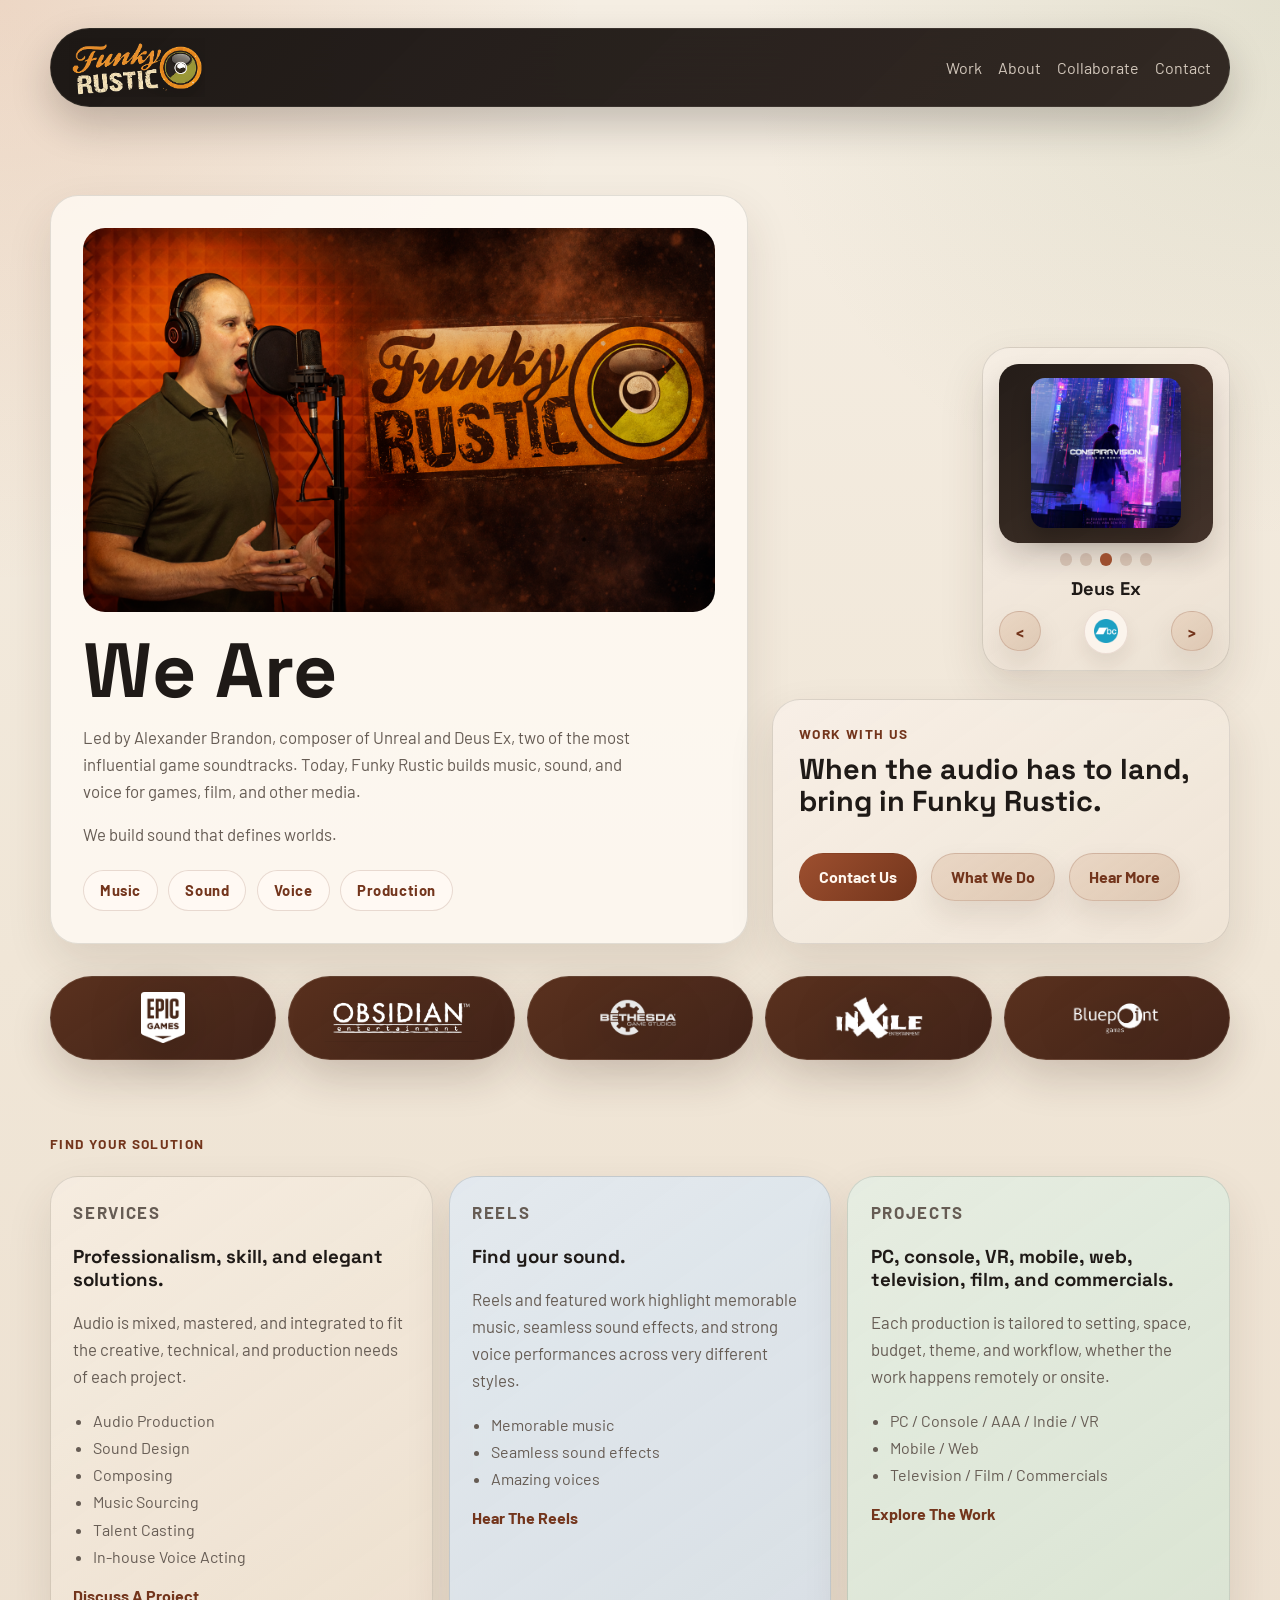
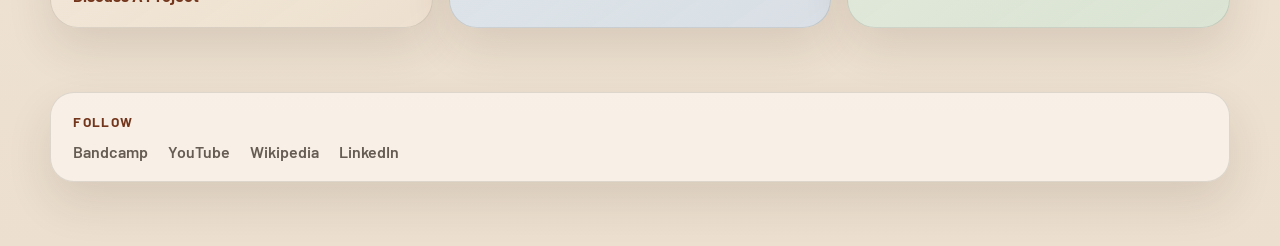
<file: index.html>
<!DOCTYPE html>
<html lang="en">
  <head>
    <meta charset="UTF-8" />
    <meta name="viewport" content="width=device-width, initial-scale=1.0" />
    <meta
      name="description"
      content="Funky Rustic provides music, voice over and sound design for video games, television, and film, with a track record of multi-million selling projects such as Unreal, Deus Ex, the Wasteland series and ground breaking VR titles such as Job Simulator, under the direction of CEO Alexander Brandon. Funky Rustic: Lasting Sound."
    />
    <meta property="og:title" content="Funky Rustic | Alex Brandon" />
    <meta
      property="og:description"
      content="Funky Rustic provides music, voice over and sound design for video games, television, and film, with a track record of multi-million selling projects such as Unreal, Deus Ex, the Wasteland series and ground breaking VR titles such as Job Simulator, under the direction of CEO Alexander Brandon. Funky Rustic: Lasting Sound."
    />
    <meta property="og:url" content="https://felixdraconis.github.io/funkyrustic/index.html" />
    <meta
      property="og:image"
      content="https://felixdraconis.github.io/funkyrustic/assets/branding/FunkyRustic_Montage.png"
    />
    <meta property="og:type" content="website" />
    <meta name="twitter:card" content="summary_large_image" />
    <meta name="twitter:title" content="Funky Rustic | Alex Brandon" />
    <meta
      name="twitter:description"
      content="Funky Rustic provides music, voice over and sound design for video games, television, and film, with a track record of multi-million selling projects such as Unreal, Deus Ex, the Wasteland series and ground breaking VR titles such as Job Simulator, under the direction of CEO Alexander Brandon. Funky Rustic: Lasting Sound."
    />
    <meta
      name="twitter:image"
      content="https://felixdraconis.github.io/funkyrustic/assets/branding/FunkyRustic_Montage.png"
    />
    <link rel="icon" type="image/png" href="assets/branding/FunkyRustic_Icon.png" />
    <title>Funky Rustic | Alex Brandon</title>
    <link rel="preconnect" href="https://fonts.googleapis.com" />
    <link rel="preconnect" href="https://fonts.gstatic.com" crossorigin />
    <link
      href="https://fonts.googleapis.com/css2?family=Barlow:opsz,wght@9..144,400;9..144,500;9..144,600;9..144,700&family=Space+Grotesk:wght@500;700&display=swap"
      rel="stylesheet"
    />
    <link rel="stylesheet" href="styles.css?v=20260329-2" />
  </head>
  <body>
    <div class="site-shell">
      <header class="site-header">
        <a class="brand" href="index.html" aria-label="Funky Rustic home">
          <img
            class="brand-mark"
            src="assets/branding/FunkyRustic_SmallBanner_NoBackground.png"
            alt="Funky Rustic logo"
          />
        </a>
        <nav class="site-nav" aria-label="Primary">
          <a href="work.html">Work</a>
          <a href="about.html">About</a>
          <a href="collaborate.html">Collaborate</a>
          <a href="contact.html">Contact</a>
        </nav>
      </header>

      <main>
        <section class="hero hero-home">
          <div class="hero-copy">
            <a href="collaborate.html" aria-label="Explore how to work with Funky Rustic">
              <img
                class="hero-intro-image"
                src="assets/branding/FunkyRustic_Montage_Full.png"
                alt="Funky Rustic brand montage"
              />
            </a>
            <h1>
              We Are
              <span class="hero-cycle" aria-label="Sound, Music, Voice">
                <span class="hero-cycle-word hero-cycle-sound">Sound</span>
                <span class="hero-cycle-word hero-cycle-music">Music</span>
                <span class="hero-cycle-word hero-cycle-voice">Voice</span>
              </span>
            </h1>
            <p class="hero-text">
              Led by Alexander Brandon, composer of Unreal and Deus Ex, two of
              the most influential game soundtracks. Today, Funky Rustic builds
              music, sound, and voice for games, film, and other media.
            </p>
            <p class="hero-text">
              We build sound that defines worlds.
            </p>
            <div class="hero-pill-row" aria-label="Core capabilities">
              <span class="hero-pill">Music</span>
              <span class="hero-pill">Sound</span>
              <span class="hero-pill">Voice</span>
              <span class="hero-pill">Production</span>
            </div>
          </div>

          <aside class="hero-side-column" aria-label="Work with Funky Rustic">
            <article class="hero-card album-carousel album-carousel-home" data-album-carousel>
              <div class="album-carousel-stage">
                <div class="album-slide is-active" data-album-slide>
                  <div class="album-widget-media">
                    <a
                      class="album-cover-shell"
                      href="#"
                      target="_blank"
                      rel="noreferrer"
                      aria-label="Open album on Bandcamp"
                      data-album-image-link
                    >
                      <img class="album-cover" src="" alt="" data-album-image />
                    </a>
                    <div class="album-dots" aria-label="Album positions" data-album-dots></div>
                  </div>
                  <div class="album-meta">
                    <h2 id="album-spotlight-title" data-album-title>Loading album...</h2>
                    <div class="album-carousel-actions">
                      <button class="button button-secondary album-carousel-nav" type="button" data-album-prev>
                        &lt;
                      </button>
                      <a
                        class="album-link-icon"
                        href="#"
                        target="_blank"
                        rel="noreferrer"
                        aria-label="Open album on Bandcamp"
                        title="Bandcamp"
                        data-album-link
                      >
                        <img src="assets/linklogos/bandcamp_circle_128.png" alt="" />
                      </a>
                      <button class="button button-secondary album-carousel-nav" type="button" data-album-next>
                        &gt;
                      </button>
                    </div>
                  </div>
                </div>
              </div>
              <p class="album-carousel-fallback" data-album-fallback hidden>
                Album spotlight is temporarily unavailable. Visit
                <a href="https://alexanderbrandon.bandcamp.com/" target="_blank" rel="noreferrer">Bandcamp</a>
                to hear more.
              </p>
              <noscript>
                <style>
                  .album-carousel-stage {
                    display: none;
                  }
                </style>
                <p class="album-carousel-fallback album-carousel-fallback-visible">
                  Album spotlight requires JavaScript. Visit
                  <a href="https://alexanderbrandon.bandcamp.com/" target="_blank" rel="noreferrer">Bandcamp</a>
                  to hear more.
                </p>
              </noscript>
            </article>

            <article class="hero-card hero-card-spotlight">
              <p class="card-label">Work With Us</p>
              <h2>When the audio has to land, bring in Funky Rustic.</h2>

              <div class="hero-actions hero-actions-top">
                <a class="button button-primary" href="contact.html">Contact Us</a>
                <a class="button button-secondary" href="collaborate.html">What We Do</a>
                <a class="button button-secondary" href="work.html">Hear More</a>
                <a class="button button-mobile-accent button-mobile-only" href="about.html">Meet Alex</a>
              </div>
            </article>
          </aside>
        </section>

        <section class="proof-section" aria-label="Selected company credits">
          <div class="proof-strip proof-strip-logos proof-strip-logos-selected">
            <a class="proof-logo-card" href="work.html#company-credits" aria-label="Epic related credits">
              <img class="proof-logo proof-logo-standard" src="assets/companylogos/logo_epic.png" alt="Epic Games logo" />
            </a>
            <a class="proof-logo-card" href="work.html#company-credits" aria-label="Obsidian related credits">
              <img class="proof-logo proof-logo-standard" src="assets/companylogos/logo_obsidian.svg.png" alt="Obsidian Entertainment logo" />
            </a>
            <a class="proof-logo-card" href="work.html#company-credits" aria-label="Bethesda related credits">
              <img class="proof-logo proof-logo-standard" src="assets/companylogos/logo_bethesda.avif" alt="Bethesda logo" />
            </a>
            <a class="proof-logo-card" href="work.html#company-credits" aria-label="inXile related credits">
              <img class="proof-logo proof-logo-compact" src="assets/companylogos/logo_inxile.png.avif" alt="inXile Entertainment logo" />
            </a>
            <a class="proof-logo-card" href="work.html#company-credits" aria-label="Bluepoint related credits">
              <img class="proof-logo proof-logo-wide" src="assets/companylogos/logo_bluepoint.png.avif" alt="Bluepoint Games logo" />
            </a>
          </div>
        </section>

        <section class="section path-section">
          <div class="section-heading">
            <p class="eyebrow">Find Your Solution</p>
          </div>

          <div class="path-grid">
            <article class="path-card path-card-home path-card-home-amber">
              <p class="path-label">Services</p>
              <h3>Professionalism, skill, and elegant solutions.</h3>
              <p>
                Audio is mixed, mastered, and integrated to fit the creative,
                technical, and production needs of each project.
              </p>
              <ul class="mini-list">
                <li>Audio Production</li>
                <li>Sound Design</li>
                <li>Composing</li>
                <li>Music Sourcing</li>
                <li>Talent Casting</li>
                <li>In-house Voice Acting</li>
              </ul>
              <a href="contact.html">Discuss A Project</a>
            </article>

            <article class="path-card path-card-home path-card-home-slate">
              <p class="path-label">Reels</p>
              <h3>Find your sound.</h3>
              <p>
                Reels and featured work highlight memorable music, seamless sound
                effects, and strong voice performances across very different styles.
              </p>
              <ul class="mini-list">
                <li>Memorable music</li>
                <li>Seamless sound effects</li>
                <li>Amazing voices</li>
              </ul>
              <a href="work.html">Hear The Reels</a>
            </article>

            <article class="path-card path-card-home path-card-home-olive">
              <p class="path-label">Projects</p>
              <h3>PC, console, VR, mobile, web, television, film, and commercials.</h3>
              <p>
                Each production is tailored to setting, space, budget, theme,
                and workflow, whether the work happens remotely or onsite.
              </p>
              <ul class="mini-list">
                <li>PC / Console / AAA / Indie / VR</li>
                <li>Mobile / Web</li>
                <li>Television / Film / Commercials</li>
              </ul>
              <a href="work.html">Explore The Work</a>
            </article>
          </div>
        </section>
      </main>

      <footer class="site-footer">
        <div class="footer-block">
          <p class="eyebrow">Follow</p>
          <div class="footer-links">
            <a href="https://alexanderbrandon.bandcamp.com/" target="_blank" rel="noreferrer">Bandcamp</a>
            <a href="https://www.youtube.com/@AlexCBrandon/videos" target="_blank" rel="noreferrer">YouTube</a>
            <a href="https://en.wikipedia.org/wiki/Alexander_Brandon" target="_blank" rel="noreferrer">Wikipedia</a>
            <a href="https://www.linkedin.com/in/alexander-brandon-b84272/" target="_blank" rel="noreferrer">LinkedIn</a>
          </div>
        </div>
      </footer>
    </div>
    <script src="script.js?v=20260329-1"></script>
    <!-- Cloudflare Web Analytics --><script defer src='https://static.cloudflareinsights.com/beacon.min.js' data-cf-beacon='{"token": "09527fb28dbc4878b26c1b7ac76959bc"}'></script><!-- End Cloudflare Web Analytics -->
  </body>
</html>
</file>
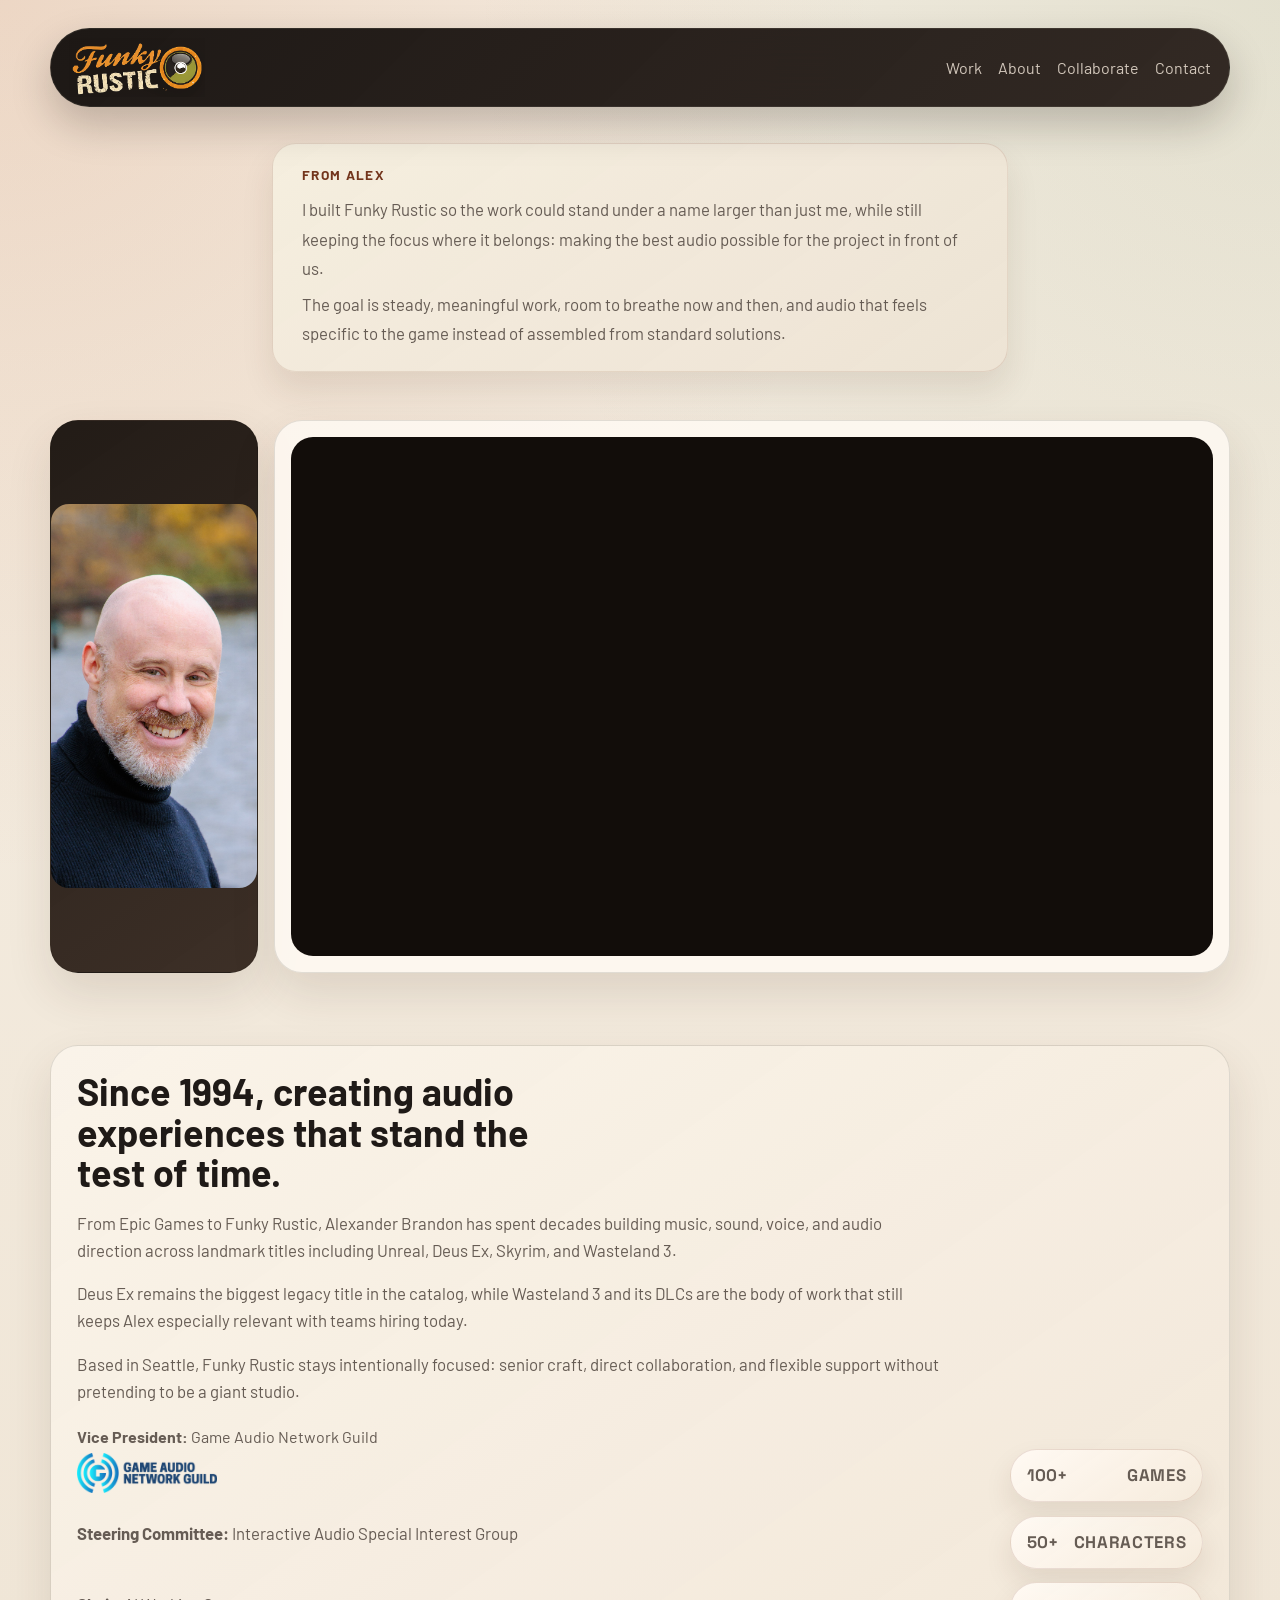
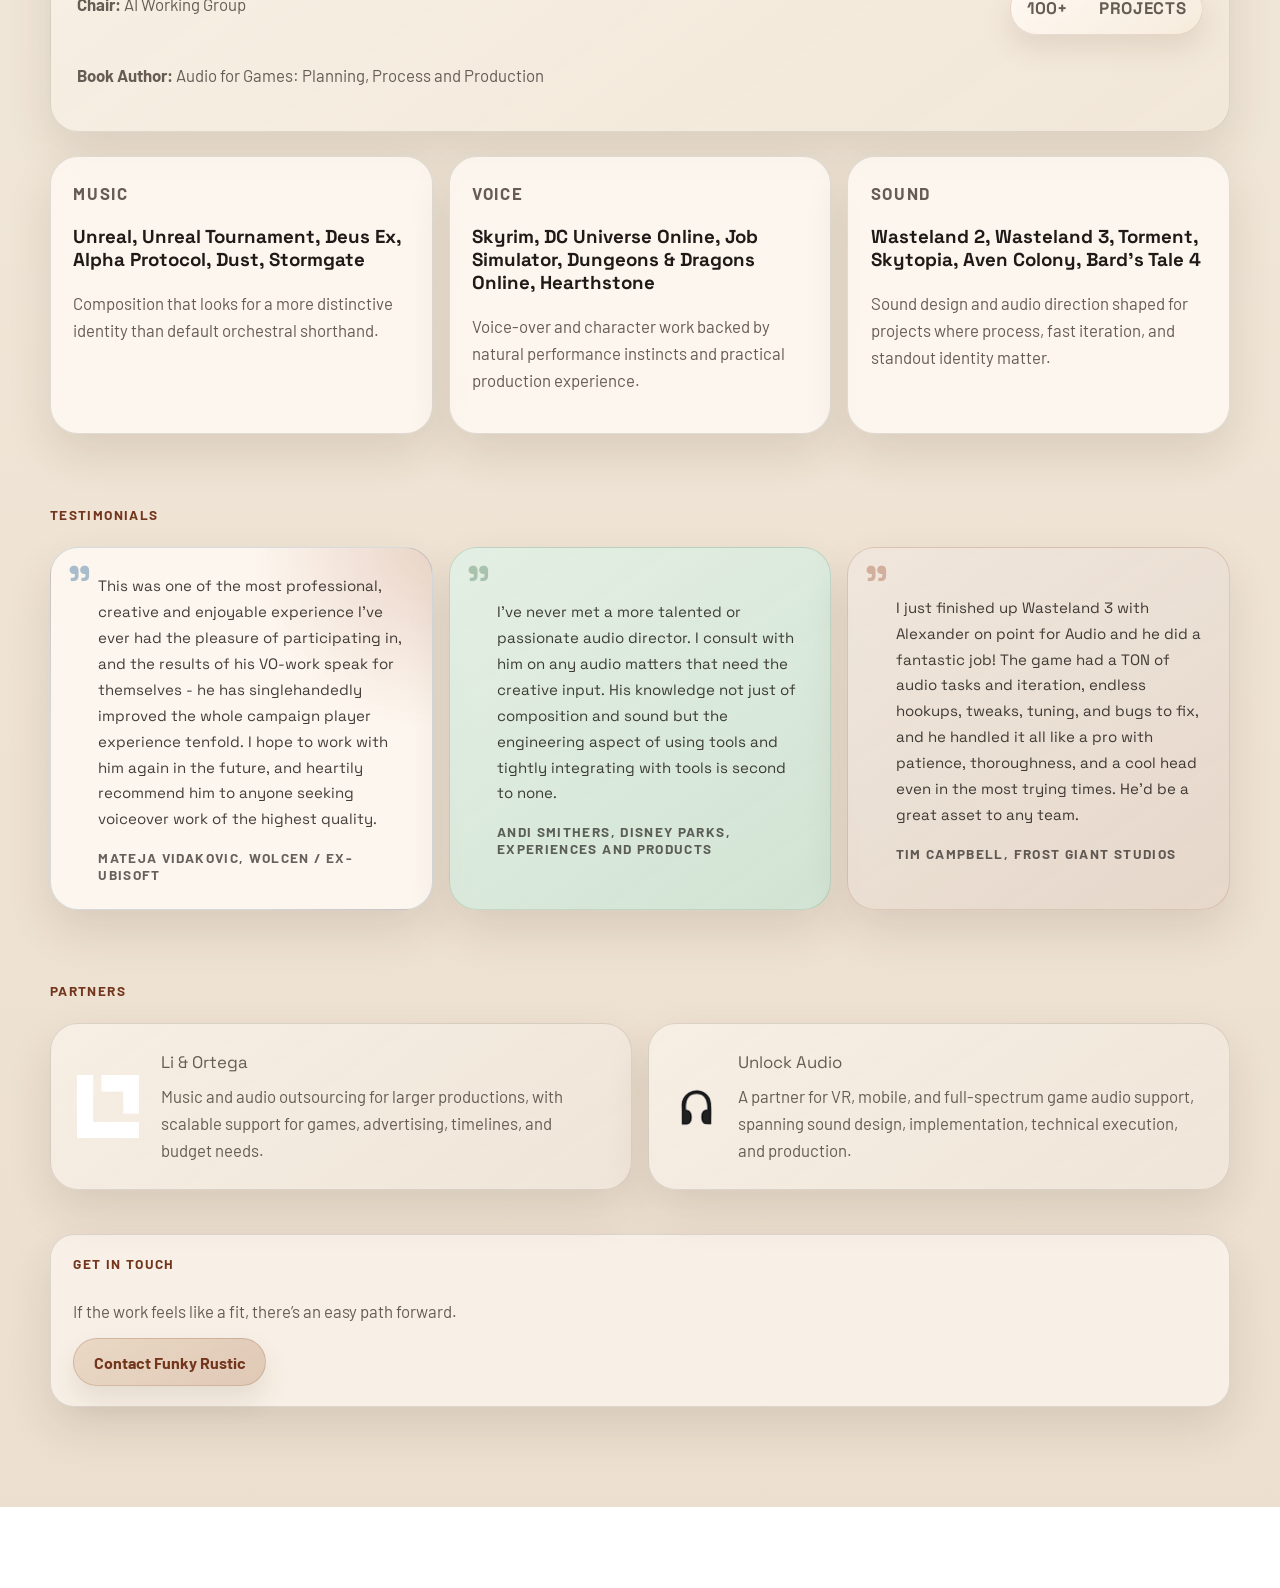
<file: about.html>
<!DOCTYPE html>
<html lang="en">
  <head>
    <meta charset="UTF-8" />
    <meta name="viewport" content="width=device-width, initial-scale=1.0" />
    <meta
      name="description"
      content="About Alexander Brandon and Funky Rustic: decades of distinctive game audio across music, sound, voice, and direction, from Deus Ex to Wasteland 3."
    />
    <meta property="og:title" content="About | Funky Rustic" />
    <meta
      property="og:description"
      content="About Alexander Brandon and Funky Rustic: decades of distinctive game audio across music, sound, voice, and direction, from Deus Ex to Wasteland 3."
    />
    <meta property="og:url" content="https://felixdraconis.github.io/funkyrustic/about.html" />
    <meta
      property="og:image"
      content="https://felixdraconis.github.io/funkyrustic/assets/branding/FunkyRustic_Montage.png"
    />
    <meta property="og:type" content="website" />
    <meta name="twitter:card" content="summary_large_image" />
    <meta name="twitter:title" content="About | Funky Rustic" />
    <meta
      name="twitter:description"
      content="About Alexander Brandon and Funky Rustic: decades of distinctive game audio across music, sound, voice, and direction, from Deus Ex to Wasteland 3."
    />
    <meta
      name="twitter:image"
      content="https://felixdraconis.github.io/funkyrustic/assets/branding/FunkyRustic_Montage.png"
    />
    <link rel="icon" type="image/png" href="assets/branding/FunkyRustic_Icon.png" />
    <title>About | Funky Rustic</title>
    <link rel="preconnect" href="https://fonts.googleapis.com" />
    <link rel="preconnect" href="https://fonts.gstatic.com" crossorigin />
    <link
      href="https://fonts.googleapis.com/css2?family=Barlow:opsz,wght@9..144,400;9..144,500;9..144,600;9..144,700&family=Space+Grotesk:wght@500;700&display=swap"
      rel="stylesheet"
    />
    <link rel="stylesheet" href="styles.css?v=20260329-2" />
  </head>
  <body>
    <div class="site-shell">
      <header class="site-header">
        <a class="brand" href="index.html" aria-label="Funky Rustic home">
          <img
            class="brand-mark"
            src="assets/branding/FunkyRustic_SmallBanner_NoBackground.png"
            alt="Funky Rustic logo"
          />
        </a>
        <nav class="site-nav" aria-label="Primary">
          <a href="work.html">Work</a>
          <a href="about.html">About</a>
          <a href="collaborate.html">Collaborate</a>
          <a href="contact.html">Contact</a>
        </nav>
      </header>

      <main>
        <section class="section about-letter-wrap">
          <article class="about-letter">
            <img
              class="about-letter-avatar"
              src="assets/photos/AlexPhoto_Headshot_2025.jpg"
              alt="Portrait of Alex Brandon"
            />
            <div class="about-letter-body">
              <p class="eyebrow">From Alex</p>
              <p class="about-letter-copy">
                I built Funky Rustic so the work could stand under a name larger than
                just me, while still keeping the focus where it belongs: making the
                best audio possible for the project in front of us.
              </p>
              <p class="about-letter-copy">
                The goal is steady, meaningful work, room to breathe now and then,
                and audio that feels specific to the game instead of assembled from
                standard solutions.
              </p>
            </div>
          </article>
        </section>

        <section class="section feature-band about-media-band">
          <article class="info-card portrait-card about-portrait-card">
            <img
              class="portrait-image about-portrait-image"
              src="assets/photos/AlexPhoto_Portrait_Beach.jpg"
              alt="Portrait of Alex Brandon"
            />
          </article>
          <article class="info-card reel-card about-video-card">
            <div class="video-frame">
              <iframe
                src="https://www.youtube.com/embed/cvlny5W7sTI?start=11"
                title="About Alex Brandon"
                loading="lazy"
                allow="accelerometer; autoplay; clipboard-write; encrypted-media; gyroscope; picture-in-picture; web-share"
                referrerpolicy="strict-origin-when-cross-origin"
                allowfullscreen
              ></iframe>
            </div>
          </article>
        </section>

        <section class="section">
          <article class="info-card about-highlights-card">
            <div class="about-highlights-top">
              <h2>Since 1994, creating audio experiences that stand the test of time.</h2>
              <p class="section-text">
                From Epic Games to Funky Rustic, Alexander Brandon has spent decades
                building music, sound, voice, and audio direction across landmark
                titles including Unreal, Deus Ex, Skyrim, and Wasteland 3.
              </p>
              <p class="section-text">
                Deus Ex remains the biggest legacy title in the catalog, while
                Wasteland 3 and its DLCs are the body of work that still keeps Alex
                especially relevant with teams hiring today.
              </p>
              <p class="section-text">
                Based in Seattle, Funky Rustic stays intentionally focused: senior
                craft, direct collaboration, and flexible support without pretending
                to be a giant studio.
              </p>
            </div>

            <div class="about-highlights-bottom">
              <div class="about-credentials-list">
                <a class="about-credential-link" href="https://www.audiogang.org" target="_blank" rel="noreferrer">
                  <span><strong>Vice President:</strong> Game Audio Network Guild</span>
                  <img
                    class="about-credential-logo"
                    src="assets/grouplogos/logo_game_audio_network_guild.png"
                    alt="Game Audio Network Guild logo"
                  />
                </a>
                <p><strong>Steering Committee:</strong> Interactive Audio Special Interest Group</p>
                <p><strong>Chair:</strong> AI Working Group</p>
                <p><strong>Book Author:</strong> Audio for Games: Planning, Process and Production</p>
              </div>

              <div class="about-metric-pills" aria-label="Career metrics">
                <a class="about-metric-pill" href="work-history.html" aria-label="Open work history from games metric">
                  <p class="about-metric-number">100+</p>
                  <p class="about-metric-text">Games</p>
                </a>
                <a class="about-metric-pill" href="work-history.html" aria-label="Open work history from characters metric">
                  <p class="about-metric-number">50+</p>
                  <p class="about-metric-text">Characters</p>
                </a>
                <a class="about-metric-pill" href="work-history.html" aria-label="Open work history from projects metric">
                  <p class="about-metric-number">100+</p>
                  <p class="about-metric-text">Projects</p>
                </a>
              </div>
            </div>
          </article>

          <div class="work-grid about-credits-grid">
            <article class="work-card">
              <p class="work-type">Music</p>
              <h3>Unreal, Unreal Tournament, Deus Ex, Alpha Protocol, Dust, Stormgate</h3>
              <p>Composition that looks for a more distinctive identity than default orchestral shorthand.</p>
            </article>
            <article class="work-card">
              <p class="work-type">Voice</p>
              <h3>Skyrim, DC Universe Online, Job Simulator, Dungeons &amp; Dragons Online, Hearthstone</h3>
              <p>Voice-over and character work backed by natural performance instincts and practical production experience.</p>
            </article>
            <article class="work-card">
              <p class="work-type">Sound</p>
              <h3>Wasteland 2, Wasteland 3, Torment, Skytopia, Aven Colony, Bard's Tale 4</h3>
              <p>Sound design and audio direction shaped for projects where process, fast iteration, and standout identity matter.</p>
            </article>
          </div>
        </section>

        <section class="section">
          <div class="section-heading">
            <p class="eyebrow">Testimonials</p>
          </div>

          <div class="card-grid testimonial-grid">
            <article class="quote-card testimonial-card">
              <p class="quote">
                This was one of the most professional, creative and enjoyable experience I've ever had the pleasure of participating in, and the results of his VO-work speak for themselves - he has singlehandedly improved the whole campaign player experience tenfold. I hope to work with him again in the future, and heartily recommend him to anyone seeking voiceover work of the highest quality.
              </p>
              <p class="quote-credit">Mateja Vidakovic, Wolcen / ex-Ubisoft</p>
            </article>
            <article class="quote-card testimonial-card">
              <p class="quote">
                I've never met a more talented or passionate audio director. I consult with him on any audio matters that need the creative input. His knowledge not just of composition and sound but the engineering aspect of using tools and tightly integrating with tools is second to none.
              </p>
              <p class="quote-credit">Andi Smithers, Disney Parks, Experiences and Products</p>
            </article>
            <article class="quote-card testimonial-card">
              <p class="quote">
                I just finished up Wasteland 3 with Alexander on point for Audio and he did a fantastic job! The game had a TON of audio tasks and iteration, endless hookups, tweaks, tuning, and bugs to fix, and he handled it all like a pro with patience, thoroughness, and a cool head even in the most trying times. He'd be a great asset to any team.
              </p>
              <p class="quote-credit">Tim Campbell, Frost Giant Studios</p>
            </article>
          </div>
        </section>

        <section class="section">
          <div class="section-heading">
            <p class="eyebrow">Partners</p>
          </div>

          <div class="card-grid partner-grid">
            <a
              class="info-card partner-card"
              href="https://www.liortega.com/"
              target="_blank"
              rel="noreferrer"
              aria-label="Visit Li and Ortega"
            >
              <img
                class="partner-logo partner-logo-li-ortega"
                src="assets/companylogos/logo_partner_li_ortega.png.avif"
                alt="Li and Ortega"
              />
              <div class="partner-copy">
                <p class="partner-name">Li &amp; Ortega</p>
                <p class="partner-text">
                  Music and audio outsourcing for larger productions, with scalable
                  support for games, advertising, timelines, and budget needs.
                </p>
              </div>
            </a>
            <a
              class="info-card partner-card"
              href="https://www.unlockaudio.com/"
              target="_blank"
              rel="noreferrer"
              aria-label="Visit Unlock Audio"
            >
              <picture class="partner-logo-wrap partner-logo-unlock-wrap">
                <source
                  media="(max-width: 640px)"
                  srcset="assets/companylogos/logo_partner_unlock_audio_mobile.png"
                />
                <img
                  class="partner-logo partner-logo-unlock"
                  src="assets/companylogos/logo_partner_unlock_audio.png.avif"
                  alt="Unlock Audio"
                />
              </picture>
              <div class="partner-copy">
                <p class="partner-name">Unlock Audio</p>
                <p class="partner-text">
                  A partner for VR, mobile, and full-spectrum game audio support,
                  spanning sound design, implementation, technical execution, and production.
                </p>
              </div>
            </a>
          </div>
        </section>

        <section class="section about-endcap">
          <div class="footer-block about-endcap-block">
            <p class="eyebrow">Get In Touch</p>
            <p class="section-text">If the work feels like a fit, there’s an easy path forward.</p>
            <a class="button button-secondary" href="contact.html">Contact Funky Rustic</a>
          </div>
        </section>
      </main>
    </div>
    <!-- Cloudflare Web Analytics --><script defer src='https://static.cloudflareinsights.com/beacon.min.js' data-cf-beacon='{"token": "09527fb28dbc4878b26c1b7ac76959bc"}'></script><!-- End Cloudflare Web Analytics -->
  </body>
</html>
</file>
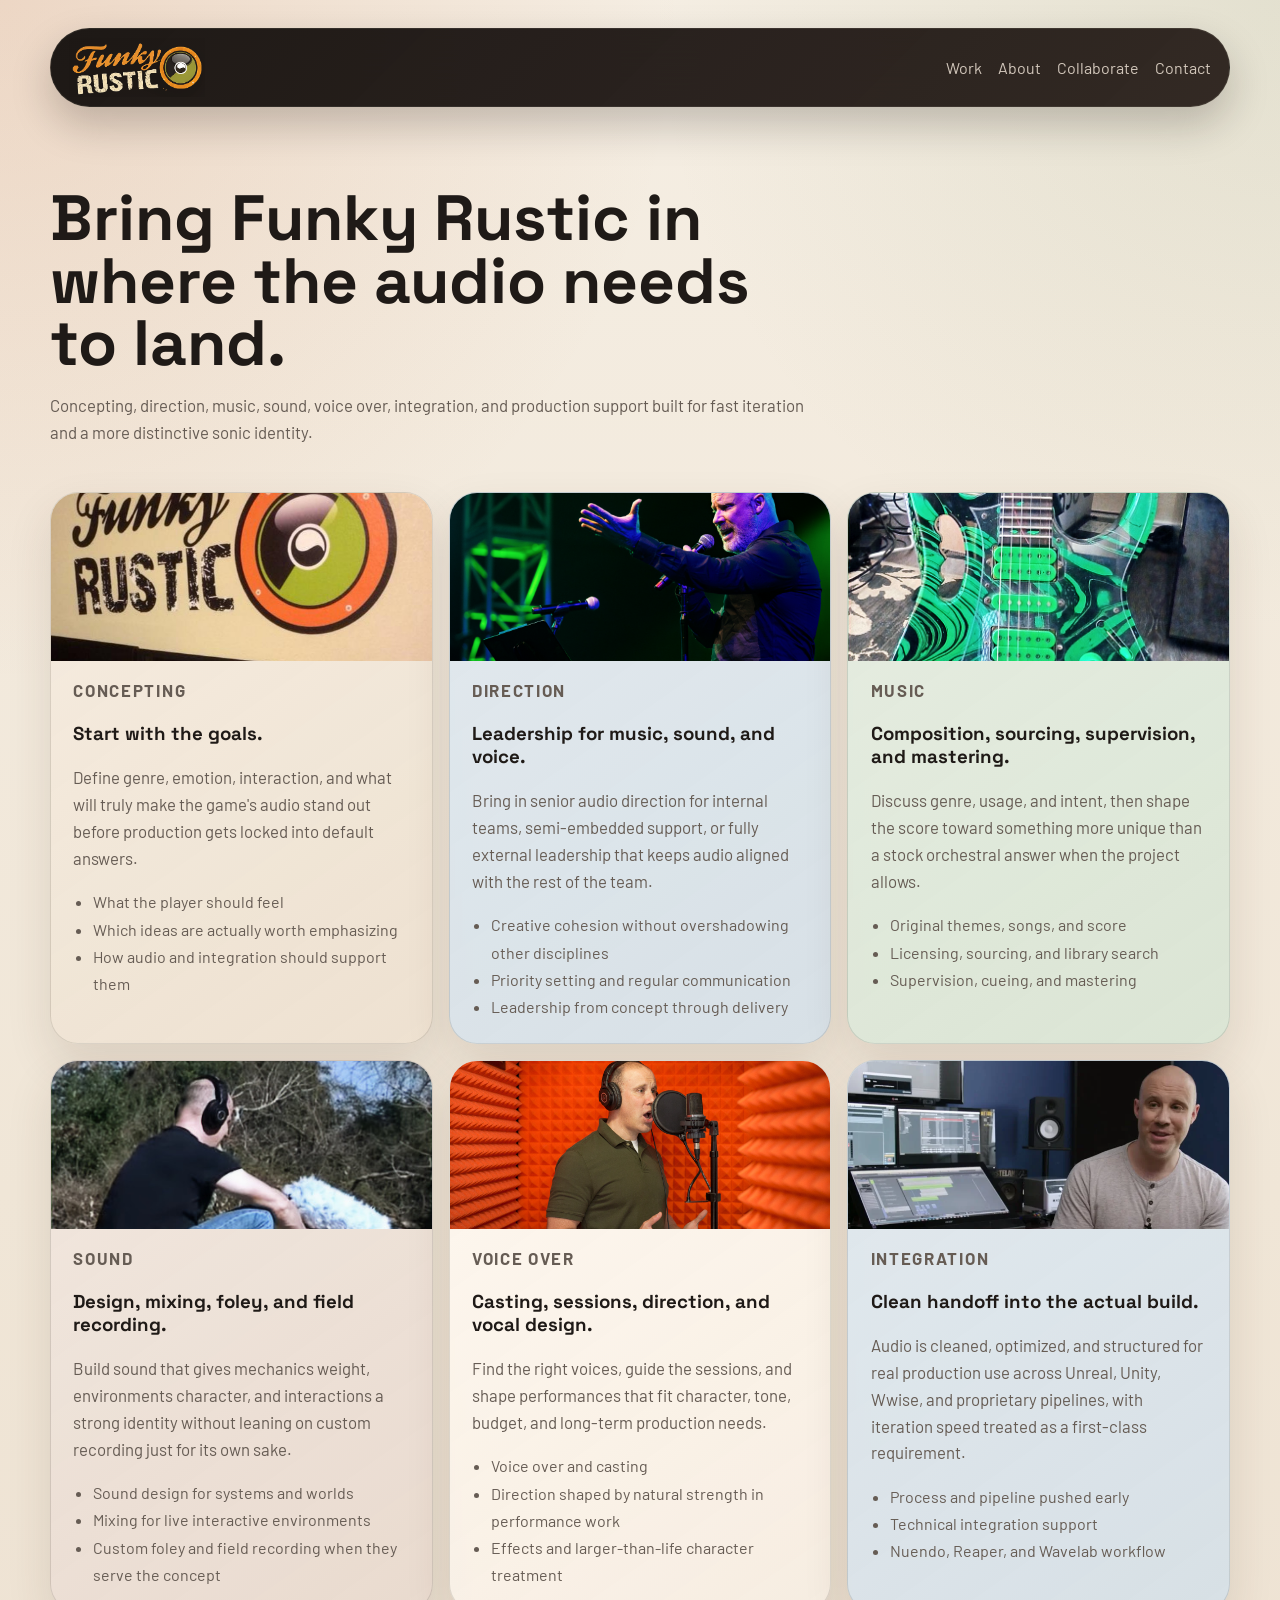
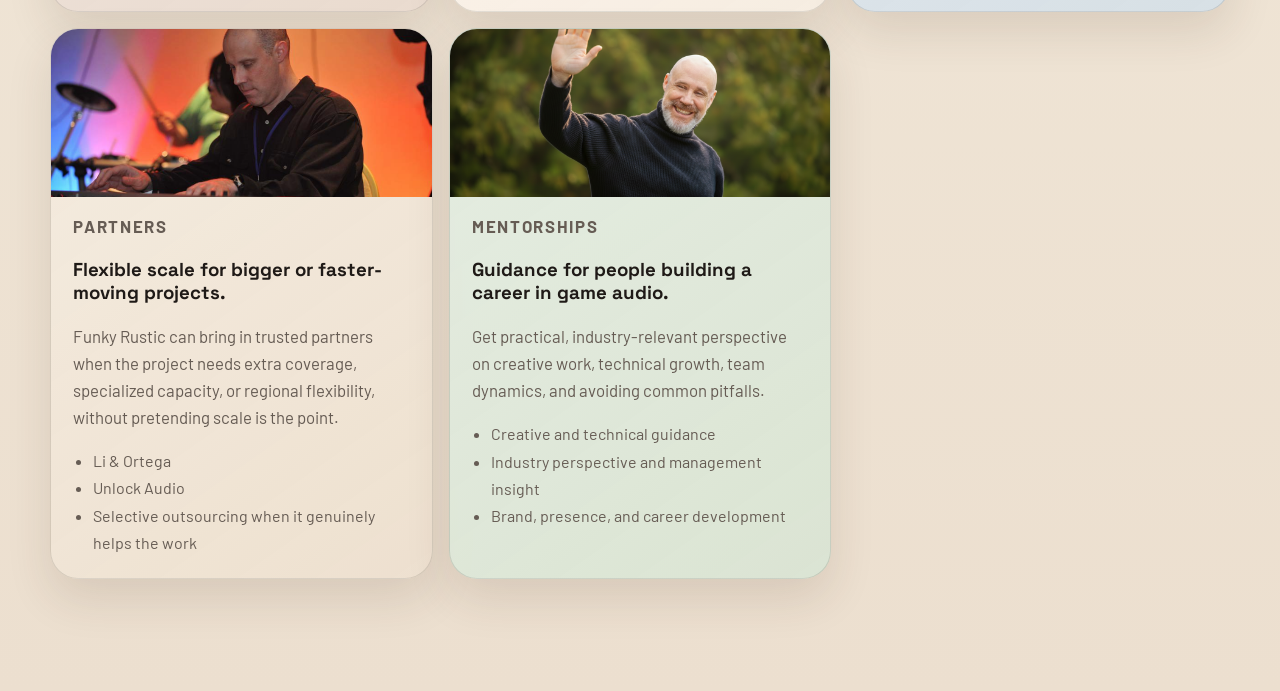
<file: collaborate.html>
<!DOCTYPE html>
<html lang="en">
  <head>
    <meta charset="UTF-8" />
    <meta name="viewport" content="width=device-width, initial-scale=1.0" />
    <meta
      name="description"
      content="Collaborate with Funky Rustic on distinctive game audio: music, sound, voice, direction, integration, and fast iteration support."
    />
    <meta property="og:title" content="Collaborate | Funky Rustic" />
    <meta
      property="og:description"
      content="Collaborate with Funky Rustic on distinctive game audio: music, sound, voice, direction, integration, and fast iteration support."
    />
    <meta property="og:url" content="https://felixdraconis.github.io/funkyrustic/collaborate.html" />
    <meta
      property="og:image"
      content="https://felixdraconis.github.io/funkyrustic/assets/branding/FunkyRustic_Montage.png"
    />
    <meta property="og:type" content="website" />
    <meta name="twitter:card" content="summary_large_image" />
    <meta name="twitter:title" content="Collaborate | Funky Rustic" />
    <meta
      name="twitter:description"
      content="Collaborate with Funky Rustic on distinctive game audio: music, sound, voice, direction, integration, and fast iteration support."
    />
    <meta
      name="twitter:image"
      content="https://felixdraconis.github.io/funkyrustic/assets/branding/FunkyRustic_Montage.png"
    />
    <link rel="icon" type="image/png" href="assets/branding/FunkyRustic_Icon.png" />
    <title>Collaborate | Funky Rustic</title>
    <link rel="preconnect" href="https://fonts.googleapis.com" />
    <link rel="preconnect" href="https://fonts.gstatic.com" crossorigin />
    <link
      href="https://fonts.googleapis.com/css2?family=Barlow:opsz,wght@9..144,400;9..144,500;9..144,600;9..144,700&family=Space+Grotesk:wght@500;700&display=swap"
      rel="stylesheet"
    />
    <link rel="stylesheet" href="styles.css?v=20260329-2" />
  </head>
  <body>
    <div class="site-shell">
      <header class="site-header">
        <a class="brand" href="index.html" aria-label="Funky Rustic home">
          <img
            class="brand-mark"
            src="assets/branding/FunkyRustic_SmallBanner_NoBackground.png"
            alt="Funky Rustic logo"
          />
        </a>
        <nav class="site-nav" aria-label="Primary">
          <a href="work.html">Work</a>
          <a href="about.html">About</a>
          <a href="collaborate.html">Collaborate</a>
          <a href="contact.html">Contact</a>
        </nav>
      </header>

      <main>
        <section class="page-hero">
          <h1>Bring Funky Rustic in where the audio needs to land.</h1>
          <p class="section-text">
            Concepting, direction, music, sound, voice over, integration, and production support built for fast iteration and a more distinctive sonic identity.
          </p>
        </section>

        <section class="section path-section">
          <div class="path-grid">
            <a class="path-card collaborate-card collaborate-card-amber" href="contact.html">
              <img class="collaborate-card-image" src="assets/AlexPhoto_StudioWallLogo.jpg" alt="Funky Rustic studio wall and logo" />
              <p class="path-label">Concepting</p>
              <h3>Start with the goals.</h3>
              <p>
                Define genre, emotion, interaction, and what will truly make the
                game's audio stand out before production gets locked into default answers.
              </p>
              <ul class="mini-list">
                <li>What the player should feel</li>
                <li>Which ideas are actually worth emphasizing</li>
                <li>How audio and integration should support them</li>
              </ul>
            </a>
            <a class="path-card collaborate-card collaborate-card-slate" href="contact.html">
              <img class="collaborate-card-image" src="assets/AlexPhotoPresenting.png" alt="Alex Brandon presenting" />
              <p class="path-label">Direction</p>
              <h3>Leadership for music, sound, and voice.</h3>
              <p>
                Bring in senior audio direction for internal teams, semi-embedded
                support, or fully external leadership that keeps audio aligned with the rest of the team.
              </p>
              <ul class="mini-list">
                <li>Creative cohesion without overshadowing other disciplines</li>
                <li>Priority setting and regular communication</li>
                <li>Leadership from concept through delivery</li>
              </ul>
            </a>
            <a class="path-card collaborate-card collaborate-card-olive" href="contact.html">
              <img class="collaborate-card-image" src="assets/AlexPhoto_Guitar.png" alt="Guitar in the Funky Rustic studio" />
              <p class="path-label">Music</p>
              <h3>Composition, sourcing, supervision, and mastering.</h3>
              <p>
                Discuss genre, usage, and intent, then shape the score toward something
                more unique than a stock orchestral answer when the project allows.
              </p>
              <ul class="mini-list">
                <li>Original themes, songs, and score</li>
                <li>Licensing, sourcing, and library search</li>
                <li>Supervision, cueing, and mastering</li>
              </ul>
            </a>
            <a class="path-card collaborate-card collaborate-card-clay" href="contact.html">
              <img class="collaborate-card-image" src="assets/AlexPhoto_FieldRecording.jpg" alt="Alex Brandon recording sound in the field" />
              <p class="path-label">Sound</p>
              <h3>Design, mixing, foley, and field recording.</h3>
              <p>
                Build sound that gives mechanics weight, environments character,
                and interactions a strong identity without leaning on custom recording just for its own sake.
              </p>
              <ul class="mini-list">
                <li>Sound design for systems and worlds</li>
                <li>Mixing for live interactive environments</li>
                <li>Custom foley and field recording when they serve the concept</li>
              </ul>
            </a>
            <a class="path-card collaborate-card collaborate-card-forest" href="contact.html">
              <img class="collaborate-card-image" src="assets/AlexPhoto_VocalBooth.jpg" alt="Alex Brandon in a vocal recording session" />
              <p class="path-label">Voice Over</p>
              <h3>Casting, sessions, direction, and vocal design.</h3>
              <p>
                Find the right voices, guide the sessions, and shape performances
                that fit character, tone, budget, and long-term production needs.
              </p>
              <ul class="mini-list">
                <li>Voice over and casting</li>
                <li>Direction shaped by natural strength in performance work</li>
                <li>Effects and larger-than-life character treatment</li>
              </ul>
            </a>
            <a class="path-card collaborate-card collaborate-card-slate" href="contact.html">
              <img class="collaborate-card-image" src="assets/AlexPhotoWorkstationFront.png" alt="Alex Brandon at his music workstation" />
              <p class="path-label">Integration</p>
              <h3>Clean handoff into the actual build.</h3>
              <p>
                Audio is cleaned, optimized, and structured for real production use
                across Unreal, Unity, Wwise, and proprietary pipelines, with iteration speed treated as a first-class requirement.
              </p>
              <ul class="mini-list">
                <li>Process and pipeline pushed early</li>
                <li>Technical integration support</li>
                <li>Nuendo, Reaper, and Wavelab workflow</li>
              </ul>
            </a>
            <a class="path-card collaborate-card collaborate-card-amber" href="contact.html">
              <img class="collaborate-card-image" src="assets/AlexPhotoPerformance.png" alt="Alex Brandon performing" />
              <p class="path-label">Partners</p>
              <h3>Flexible scale for bigger or faster-moving projects.</h3>
              <p>
                Funky Rustic can bring in trusted partners when the project needs
                extra coverage, specialized capacity, or regional flexibility, without pretending scale is the point.
              </p>
              <ul class="mini-list">
                <li>Li &amp; Ortega</li>
                <li>Unlock Audio</li>
                <li>Selective outsourcing when it genuinely helps the work</li>
              </ul>
            </a>
            <a class="path-card collaborate-card collaborate-card-olive" href="contact.html">
              <img class="collaborate-card-image" src="assets/photos/AlexPhoto_ImGaryPlayer.png" alt="Alex Brandon in a playful portrait for the mentorship section" />
              <p class="path-label">Mentorships</p>
              <h3>Guidance for people building a career in game audio.</h3>
              <p>
                Get practical, industry-relevant perspective on creative work,
                technical growth, team dynamics, and avoiding common pitfalls.
              </p>
              <ul class="mini-list">
                <li>Creative and technical guidance</li>
                <li>Industry perspective and management insight</li>
                <li>Brand, presence, and career development</li>
              </ul>
            </a>
          </div>
        </section>
      </main>
    </div>
    <!-- Cloudflare Web Analytics --><script defer src='https://static.cloudflareinsights.com/beacon.min.js' data-cf-beacon='{"token": "09527fb28dbc4878b26c1b7ac76959bc"}'></script><!-- End Cloudflare Web Analytics -->
  </body>
</html>
</file>
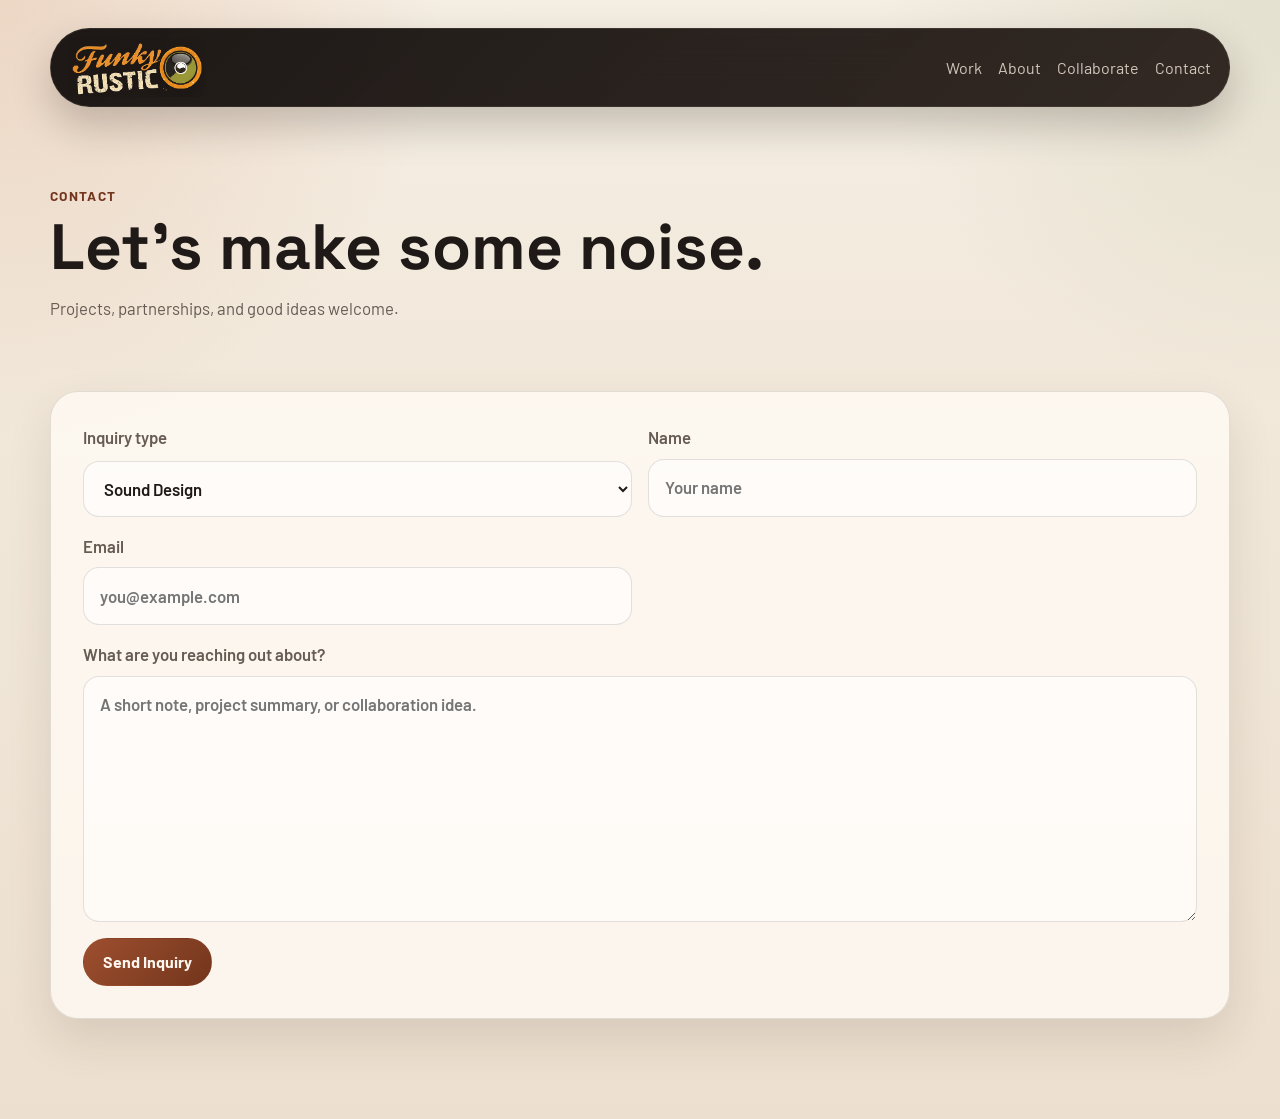
<file: contact.html>
<!DOCTYPE html>
<html lang="en">
  <head>
    <meta charset="UTF-8" />
    <meta name="viewport" content="width=device-width, initial-scale=1.0" />
    <meta
      name="description"
      content="Contact Funky Rustic about projects, partnerships, voice over, sound design, music, consulting, and creative collaboration."
    />
    <meta property="og:title" content="Contact | Funky Rustic" />
    <meta
      property="og:description"
      content="Contact Funky Rustic about projects, partnerships, voice over, sound design, music, consulting, and creative collaboration."
    />
    <meta property="og:url" content="https://felixdraconis.github.io/funkyrustic/contact.html" />
    <meta
      property="og:image"
      content="https://felixdraconis.github.io/funkyrustic/assets/branding/FunkyRustic_Montage.png"
    />
    <meta property="og:type" content="website" />
    <meta name="twitter:card" content="summary_large_image" />
    <meta name="twitter:title" content="Contact | Funky Rustic" />
    <meta
      name="twitter:description"
      content="Contact Funky Rustic about projects, partnerships, voice over, sound design, music, consulting, and creative collaboration."
    />
    <meta
      name="twitter:image"
      content="https://felixdraconis.github.io/funkyrustic/assets/branding/FunkyRustic_Montage.png"
    />
    <link rel="icon" type="image/png" href="assets/branding/FunkyRustic_Icon.png" />
    <title>Contact | Funky Rustic</title>
    <link rel="preconnect" href="https://fonts.googleapis.com" />
    <link rel="preconnect" href="https://fonts.gstatic.com" crossorigin />
    <link
      href="https://fonts.googleapis.com/css2?family=Barlow:opsz,wght@9..144,400;9..144,500;9..144,600;9..144,700&family=Space+Grotesk:wght@500;700&display=swap"
      rel="stylesheet"
    />
    <link rel="stylesheet" href="styles.css?v=20260329-2" />
  </head>
  <body>
    <div class="site-shell">
      <header class="site-header">
        <a class="brand" href="index.html" aria-label="Funky Rustic home">
          <img
            class="brand-mark"
            src="assets/branding/FunkyRustic_SmallBanner_NoBackground.png"
            alt="Funky Rustic logo"
          />
        </a>
        <nav class="site-nav" aria-label="Primary">
          <a href="work.html">Work</a>
          <a href="about.html">About</a>
          <a href="collaborate.html">Collaborate</a>
          <a href="contact.html">Contact</a>
        </nav>
      </header>

      <main>
        <section class="page-hero">
          <p class="eyebrow">Contact</p>
          <h1>Let&apos;s make some noise.</h1>
          <p class="section-text">
            Projects, partnerships, and good ideas welcome.
          </p>
        </section>

        <section class="section">
          <div class="contact-card">
            <form class="contact-form" id="contact-form" action="#" method="get">
              <label>
                Inquiry type
                <select id="contact-inquiry" name="inquiry" required>
                  <option>Sound Design</option>
                  <option>Composing or music sourcing</option>
                  <option>Voice acting or talent casting</option>
                  <option>Mentorship or career guidance</option>
                  <option>Recruiting</option>
                  <option>Fan or general message</option>
                  <option>Speaking or advisory</option>
                </select>
              </label>
              <label>
                Name
                <input
                  id="contact-name"
                  name="name"
                  type="text"
                  autocomplete="name"
                  placeholder="Your name"
                  required
                />
              </label>
              <label>
                Email
                <input
                  id="contact-email"
                  name="email"
                  type="email"
                  autocomplete="email"
                  placeholder="you@example.com"
                  required
                />
              </label>
              <label>
                What are you reaching out about?
                <textarea
                  id="contact-message"
                  name="message"
                  rows="8"
                  placeholder="A short note, project summary, or collaboration idea."
                  required
                ></textarea>
              </label>
              <button class="button button-primary" type="submit">Send Inquiry</button>
            </form>
          </div>
        </section>
      </main>
    </div>
    <script>
      (function () {
        var TO = "abrandon@funkyrustic.net";

        function trim(s) {
          return (s || "").replace(/^\s+|\s+$/g, "");
        }

        function buildBody(inquiry, name, email, message) {
          var rule = "────────────────────────────";
          return (
            "Funky Rustic — contact form\n" +
            rule +
            "\n\n" +
            "INQUIRY TYPE\n" +
            inquiry +
            "\n\n" +
            "FROM\n" +
            "Name:  " +
            name +
            "\n" +
            "Email: " +
            email +
            "\n\n" +
            "MESSAGE\n" +
            rule +
            "\n" +
            message +
            "\n" +
            rule +
            "\n\n" +
            "— Sent from " +
            window.location.href
          );
        }

        var form = document.getElementById("contact-form");
        if (!form) return;

        form.addEventListener("submit", function (e) {
          e.preventDefault();

          if (!form.checkValidity()) {
            form.reportValidity();
            return;
          }

          var inquiry = trim(document.getElementById("contact-inquiry").value);
          var name = trim(document.getElementById("contact-name").value);
          var email = trim(document.getElementById("contact-email").value);
          var message = trim(document.getElementById("contact-message").value);

          var subject = "[Funky Rustic] " + inquiry + " — " + name;
          var body = buildBody(inquiry, name, email, message);
          var href =
            "mailto:" +
            TO +
            "?subject=" +
            encodeURIComponent(subject) +
            "&body=" +
            encodeURIComponent(body);

          window.location.href = href;
        });
      })();
    </script>
    <!-- Cloudflare Web Analytics --><script defer src='https://static.cloudflareinsights.com/beacon.min.js' data-cf-beacon='{"token": "09527fb28dbc4878b26c1b7ac76959bc"}'></script><!-- End Cloudflare Web Analytics -->
  </body>
</html>
</file>
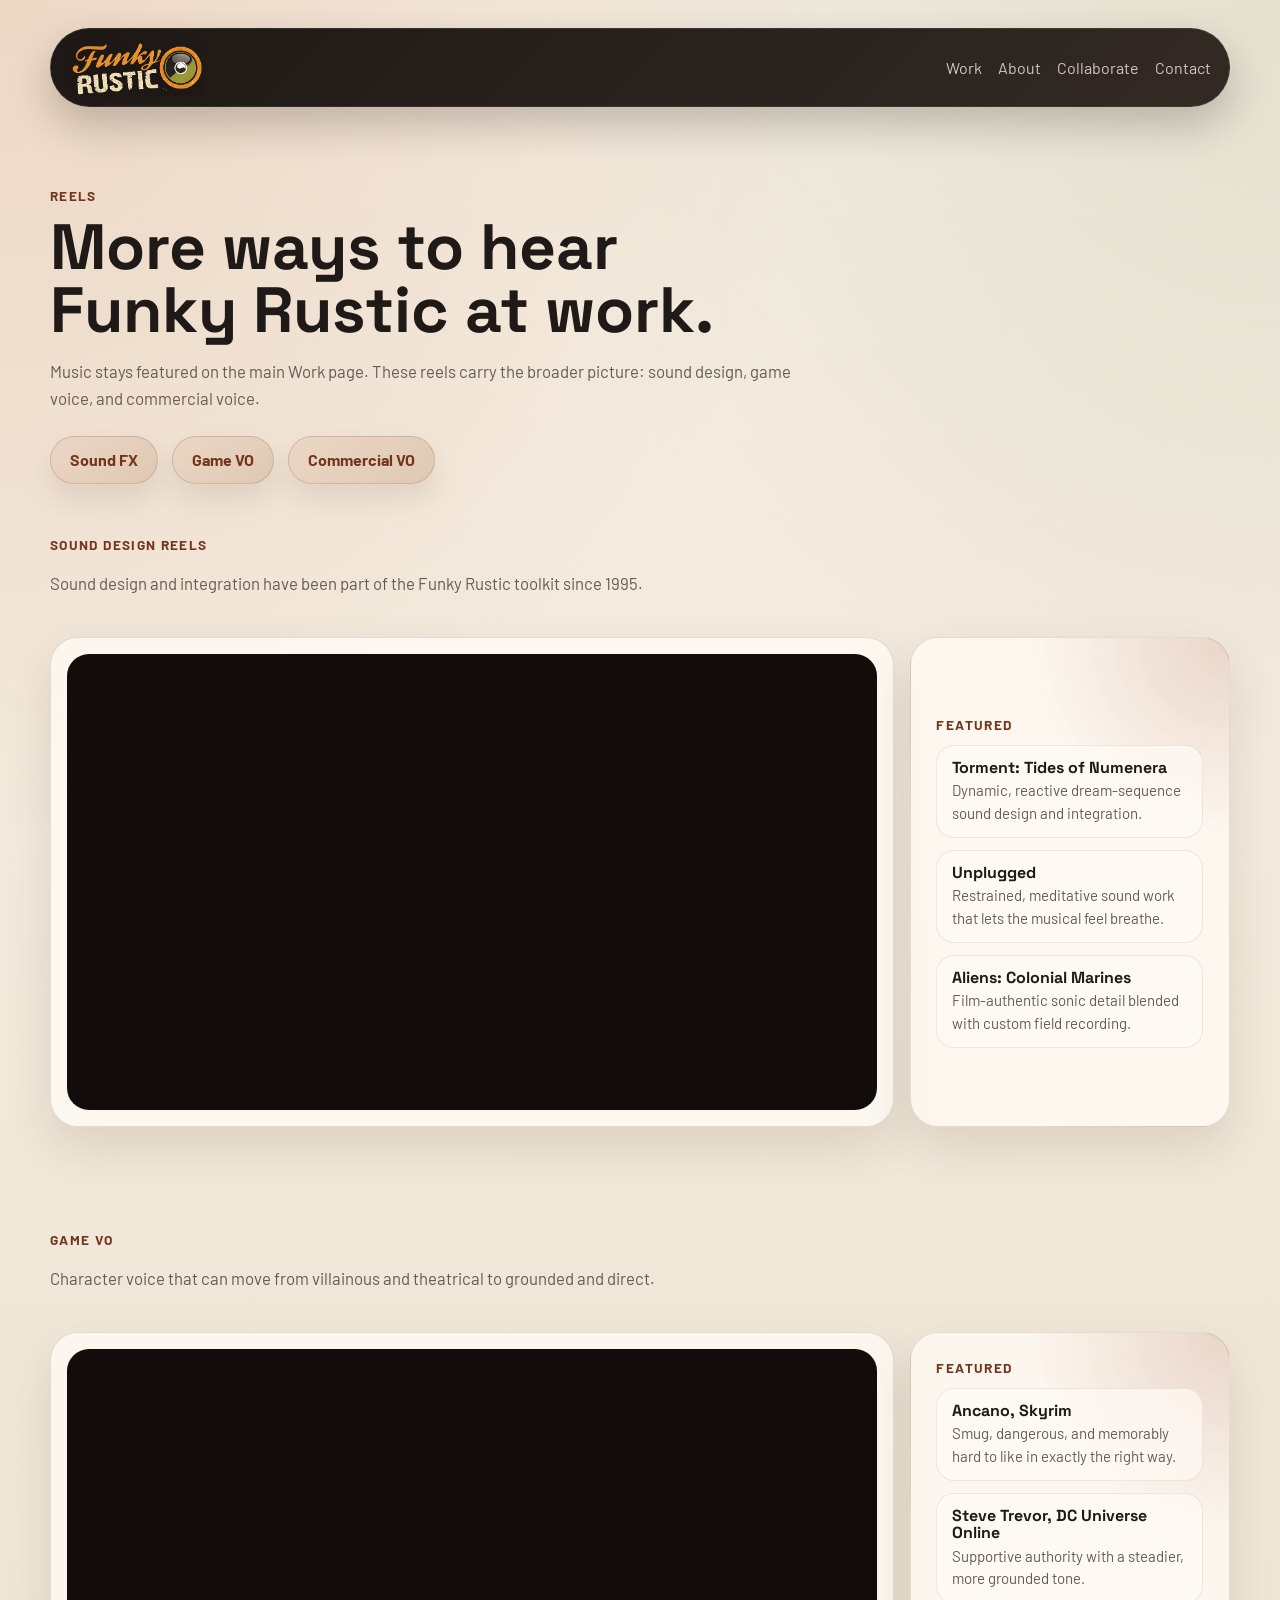
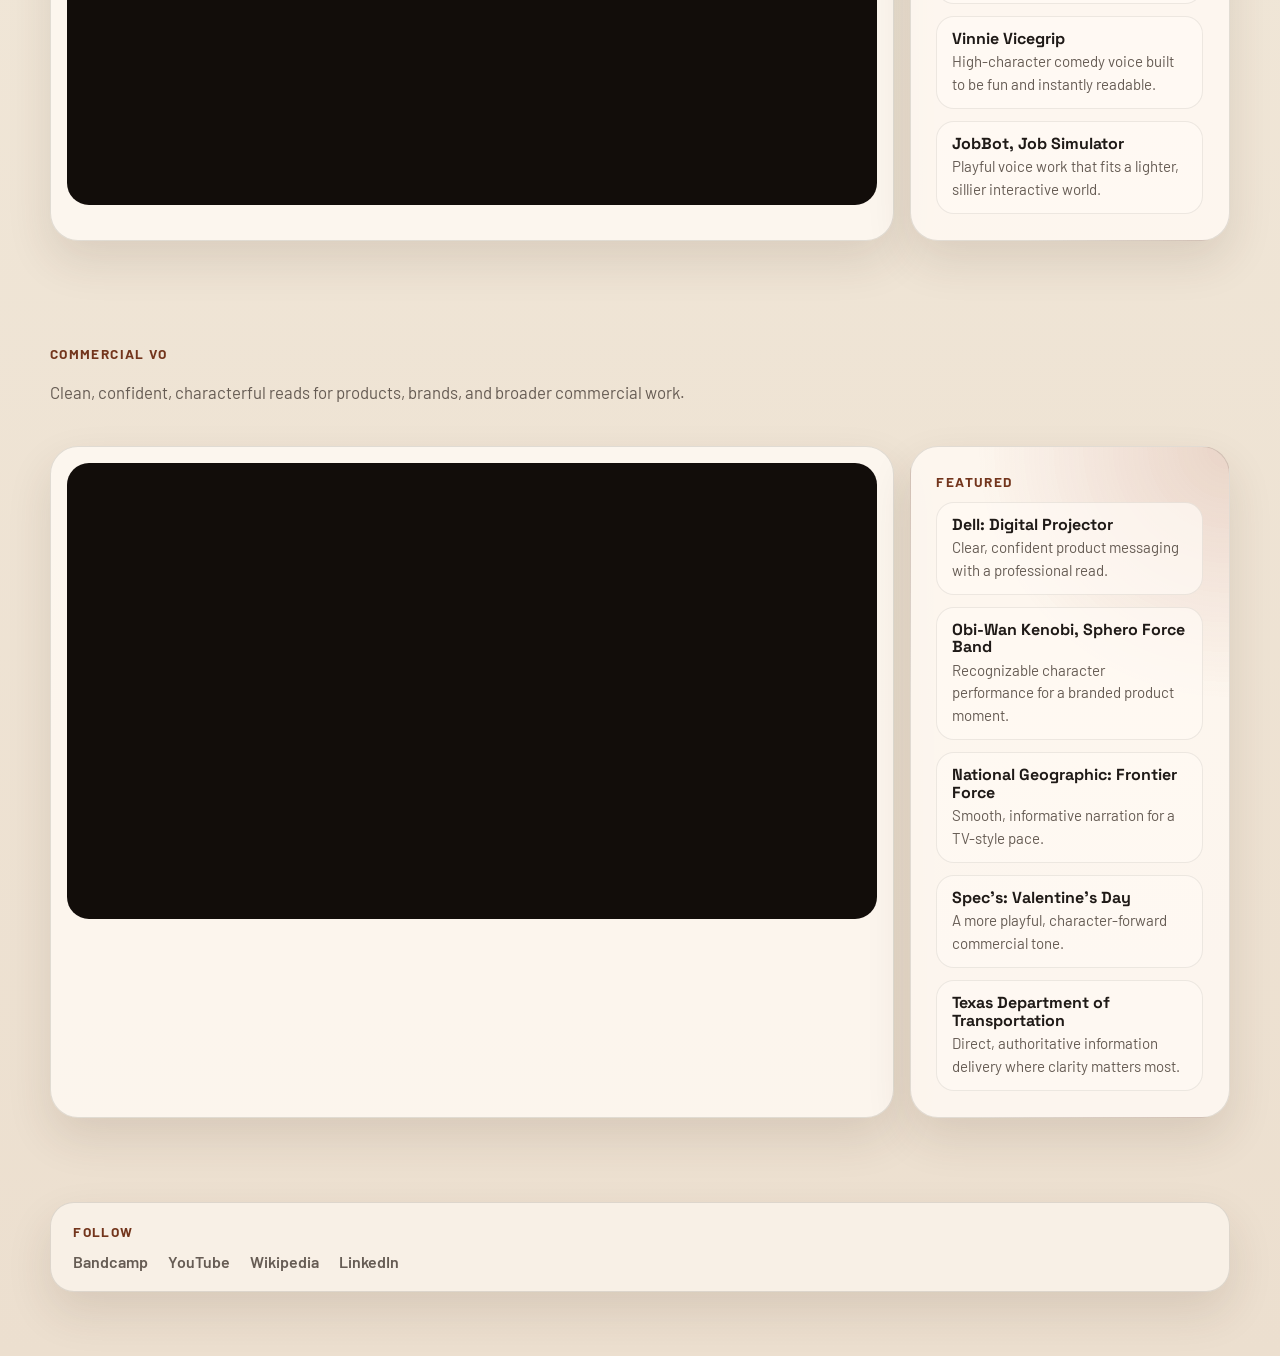
<file: reels.html>
<!DOCTYPE html>
<html lang="en">
  <head>
    <meta charset="UTF-8" />
    <meta name="viewport" content="width=device-width, initial-scale=1.0" />
    <meta
      name="description"
      content="Hear additional Funky Rustic reels for sound design, game voice, and commercial voice work."
    />
    <meta property="og:title" content="Reels | Funky Rustic" />
    <meta
      property="og:description"
      content="Hear additional Funky Rustic reels for sound design, game voice, and commercial voice work."
    />
    <meta property="og:url" content="https://felixdraconis.github.io/funkyrustic/reels.html" />
    <meta
      property="og:image"
      content="https://felixdraconis.github.io/funkyrustic/assets/branding/FunkyRustic_Montage.png"
    />
    <meta property="og:type" content="website" />
    <meta name="twitter:card" content="summary_large_image" />
    <meta name="twitter:title" content="Reels | Funky Rustic" />
    <meta
      name="twitter:description"
      content="Hear additional Funky Rustic reels for sound design, game voice, and commercial voice work."
    />
    <meta
      name="twitter:image"
      content="https://felixdraconis.github.io/funkyrustic/assets/branding/FunkyRustic_Montage.png"
    />
    <link rel="icon" type="image/png" href="assets/branding/FunkyRustic_Icon.png" />
    <title>Reels | Funky Rustic</title>
    <link rel="preconnect" href="https://fonts.googleapis.com" />
    <link rel="preconnect" href="https://fonts.gstatic.com" crossorigin />
    <link
      href="https://fonts.googleapis.com/css2?family=Barlow:opsz,wght@9..144,400;9..144,500;9..144,600;9..144,700&family=Space+Grotesk:wght@500;700&display=swap"
      rel="stylesheet"
    />
    <link rel="stylesheet" href="styles.css?v=20260329-2" />
  </head>
  <body>
    <div class="site-shell">
      <header class="site-header">
        <a class="brand" href="index.html" aria-label="Funky Rustic home">
          <img
            class="brand-mark"
            src="assets/branding/FunkyRustic_SmallBanner_NoBackground.png"
            alt="Funky Rustic logo"
          />
        </a>
        <nav class="site-nav" aria-label="Primary">
          <a href="work.html">Work</a>
          <a href="about.html">About</a>
          <a href="collaborate.html">Collaborate</a>
          <a href="contact.html">Contact</a>
        </nav>
      </header>

      <main>
        <section class="page-hero">
          <p class="eyebrow">Reels</p>
          <h1>More ways to hear Funky Rustic at work.</h1>
          <p class="section-text">
            Music stays featured on the main Work page. These reels carry the
            broader picture: sound design, game voice, and commercial voice.
          </p>
          <div class="hero-actions page-actions">
            <a class="button button-secondary" href="#sound-design">Sound FX</a>
            <a class="button button-secondary" href="#game-vo">Game VO</a>
            <a class="button button-secondary" href="#commercial-vo">Commercial VO</a>
          </div>
        </section>

        <section class="section" id="sound-design">
          <div class="section-heading section-heading-split">
            <div>
              <p class="eyebrow">Sound Design Reels</p>
              <p class="section-text">
                Sound design and integration have been part of the Funky Rustic toolkit since 1995.
              </p>
            </div>
          </div>
          <div class="feature-band reel-band secondary-reel-band">
            <article class="info-card reel-card">
              <div class="video-frame">
                <iframe
                  src="https://www.youtube.com/embed/0pBwJVqCK5Y"
                  title="Torment: Tides of Numenera sound design reel"
                  loading="lazy"
                  allow="accelerometer; autoplay; clipboard-write; encrypted-media; gyroscope; picture-in-picture; web-share"
                  referrerpolicy="strict-origin-when-cross-origin"
                  allowfullscreen
                ></iframe>
              </div>
            </article>
            <article class="quote-card reel-note">
              <p class="eyebrow">Featured</p>
              <div class="secondary-reel-links">
                <a class="secondary-reel-link" href="https://www.youtube.com/watch?v=0pBwJVqCK5Y" target="_blank" rel="noreferrer">
                  <strong>Torment: Tides of Numenera</strong>
                  <span>Dynamic, reactive dream-sequence sound design and integration.</span>
                </a>
                <a class="secondary-reel-link" href="https://www.youtube.com/watch?v=xQPLfYoGi5E" target="_blank" rel="noreferrer">
                  <strong>Unplugged</strong>
                  <span>Restrained, meditative sound work that lets the musical feel breathe.</span>
                </a>
                <a class="secondary-reel-link" href="https://www.youtube.com/watch?v=QuJWygBqObE" target="_blank" rel="noreferrer">
                  <strong>Aliens: Colonial Marines</strong>
                  <span>Film-authentic sonic detail blended with custom field recording.</span>
                </a>
              </div>
            </article>
          </div>
        </section>

        <section class="section" id="game-vo">
          <div class="section-heading section-heading-split">
            <div>
              <p class="eyebrow">Game VO</p>
              <p class="section-text">
                Character voice that can move from villainous and theatrical to grounded and direct.
              </p>
            </div>
          </div>
          <div class="feature-band reel-band secondary-reel-band">
            <article class="info-card reel-card">
              <div class="video-frame">
                <iframe
                  src="https://www.youtube.com/embed/AEVRcVHf3vE?start=19"
                  title="Game voice over reel"
                  loading="lazy"
                  allow="accelerometer; autoplay; clipboard-write; encrypted-media; gyroscope; picture-in-picture; web-share"
                  referrerpolicy="strict-origin-when-cross-origin"
                  allowfullscreen
                ></iframe>
              </div>
            </article>
            <article class="quote-card reel-note">
              <p class="eyebrow">Featured</p>
              <div class="secondary-reel-links">
                <a class="secondary-reel-link" href="https://youtu.be/AEVRcVHf3vE?si=uhNb2MUA7kd6JDgf&t=19" target="_blank" rel="noreferrer">
                  <strong>Ancano, Skyrim</strong>
                  <span>Smug, dangerous, and memorably hard to like in exactly the right way.</span>
                </a>
                <a class="secondary-reel-link" href="https://youtu.be/X1vfd1lBmk8?si=r8tXCauaAAtStpWb&t=18" target="_blank" rel="noreferrer">
                  <strong>Steve Trevor, DC Universe Online</strong>
                  <span>Supportive authority with a steadier, more grounded tone.</span>
                </a>
                <a class="secondary-reel-link" href="https://youtu.be/X1vfd1lBmk8?si=oJPr6zgKOAWmJBXt&t=202" target="_blank" rel="noreferrer">
                  <strong>Vinnie Vicegrip</strong>
                  <span>High-character comedy voice built to be fun and instantly readable.</span>
                </a>
                <a class="secondary-reel-link" href="https://youtu.be/AEVRcVHf3vE?si=z__ukvRLhgFeYsib&t=192" target="_blank" rel="noreferrer">
                  <strong>JobBot, Job Simulator</strong>
                  <span>Playful voice work that fits a lighter, sillier interactive world.</span>
                </a>
              </div>
            </article>
          </div>
        </section>

        <section class="section" id="commercial-vo">
          <div class="section-heading section-heading-split">
            <div>
              <p class="eyebrow">Commercial VO</p>
              <p class="section-text">
                Clean, confident, characterful reads for products, brands, and broader commercial work.
              </p>
            </div>
          </div>
          <div class="feature-band reel-band secondary-reel-band">
            <article class="info-card reel-card">
              <div class="video-frame">
                <iframe
                  src="https://www.youtube.com/embed/f68KSaKnZ_c?start=35"
                  title="Commercial voice over reel"
                  loading="lazy"
                  allow="accelerometer; autoplay; clipboard-write; encrypted-media; gyroscope; picture-in-picture; web-share"
                  referrerpolicy="strict-origin-when-cross-origin"
                  allowfullscreen
                ></iframe>
              </div>
            </article>
            <article class="quote-card reel-note">
              <p class="eyebrow">Featured</p>
              <div class="secondary-reel-links">
                <a class="secondary-reel-link" href="https://youtu.be/f68KSaKnZ_c?si=cE3wa7WkeBdSFdW2&t=35" target="_blank" rel="noreferrer">
                  <strong>Dell: Digital Projector</strong>
                  <span>Clear, confident product messaging with a professional read.</span>
                </a>
                <a class="secondary-reel-link" href="https://youtu.be/f68KSaKnZ_c?si=UmuPghu-DLU3EEIu&t=6" target="_blank" rel="noreferrer">
                  <strong>Obi-Wan Kenobi, Sphero Force Band</strong>
                  <span>Recognizable character performance for a branded product moment.</span>
                </a>
                <a class="secondary-reel-link" href="https://youtu.be/f68KSaKnZ_c?si=dN4t1qNIYkYTaODH&t=76" target="_blank" rel="noreferrer">
                  <strong>National Geographic: Frontier Force</strong>
                  <span>Smooth, informative narration for a TV-style pace.</span>
                </a>
                <a class="secondary-reel-link" href="https://youtu.be/f68KSaKnZ_c?si=kE0I99JB6cAFkvyq&t=120" target="_blank" rel="noreferrer">
                  <strong>Spec&apos;s: Valentine&apos;s Day</strong>
                  <span>A more playful, character-forward commercial tone.</span>
                </a>
                <a class="secondary-reel-link" href="https://youtu.be/f68KSaKnZ_c?si=AXvBoKlEpsbWZp8-&t=156" target="_blank" rel="noreferrer">
                  <strong>Texas Department of Transportation</strong>
                  <span>Direct, authoritative information delivery where clarity matters most.</span>
                </a>
              </div>
            </article>
          </div>
        </section>
      </main>

      <footer class="site-footer">
        <div class="footer-block">
          <p class="eyebrow">Follow</p>
          <div class="footer-links">
            <a href="https://alexanderbrandon.bandcamp.com/" target="_blank" rel="noreferrer">Bandcamp</a>
            <a href="https://www.youtube.com/@AlexCBrandon/videos" target="_blank" rel="noreferrer">YouTube</a>
            <a href="https://en.wikipedia.org/wiki/Alexander_Brandon" target="_blank" rel="noreferrer">Wikipedia</a>
            <a href="https://www.linkedin.com/in/alexander-brandon-b84272/" target="_blank" rel="noreferrer">LinkedIn</a>
          </div>
        </div>
      </footer>
    </div>
    <!-- Cloudflare Web Analytics --><script defer src='https://static.cloudflareinsights.com/beacon.min.js' data-cf-beacon='{"token": "09527fb28dbc4878b26c1b7ac76959bc"}'></script><!-- End Cloudflare Web Analytics -->
  </body>
</html>
</file>
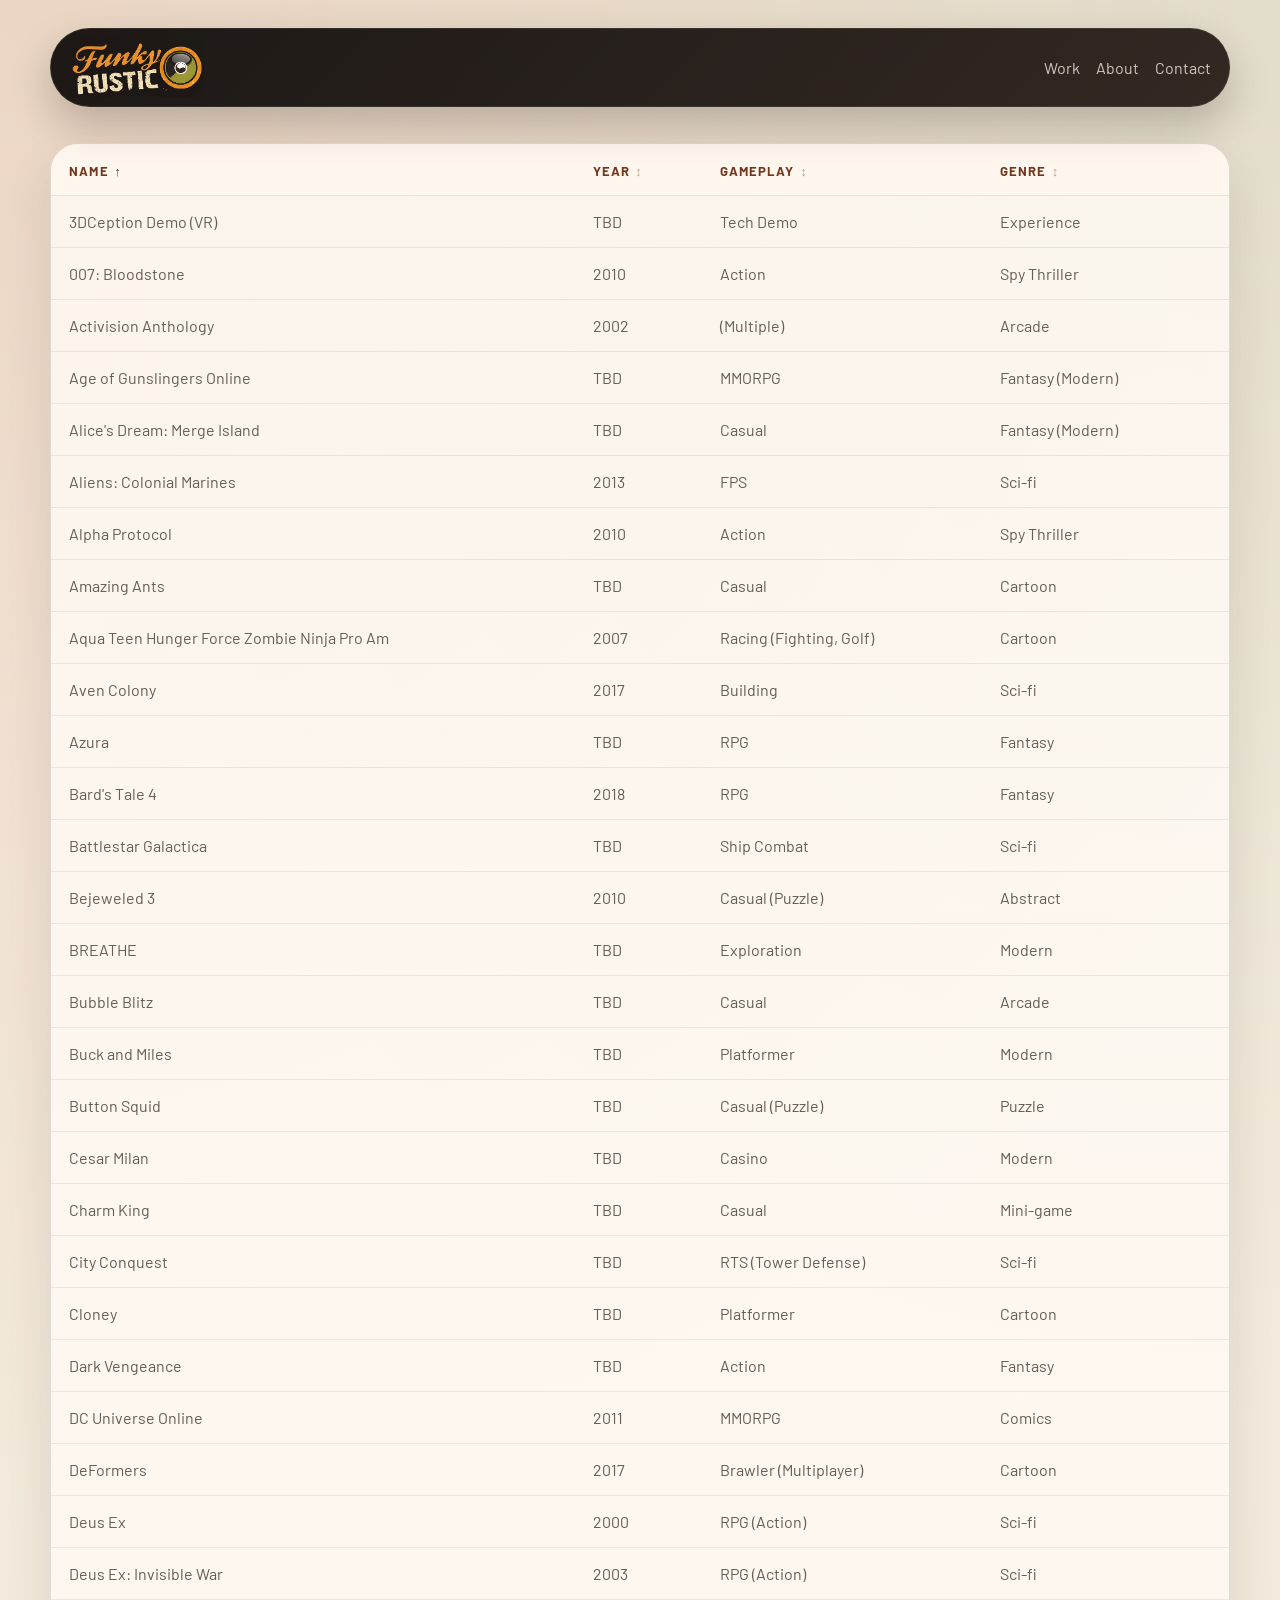
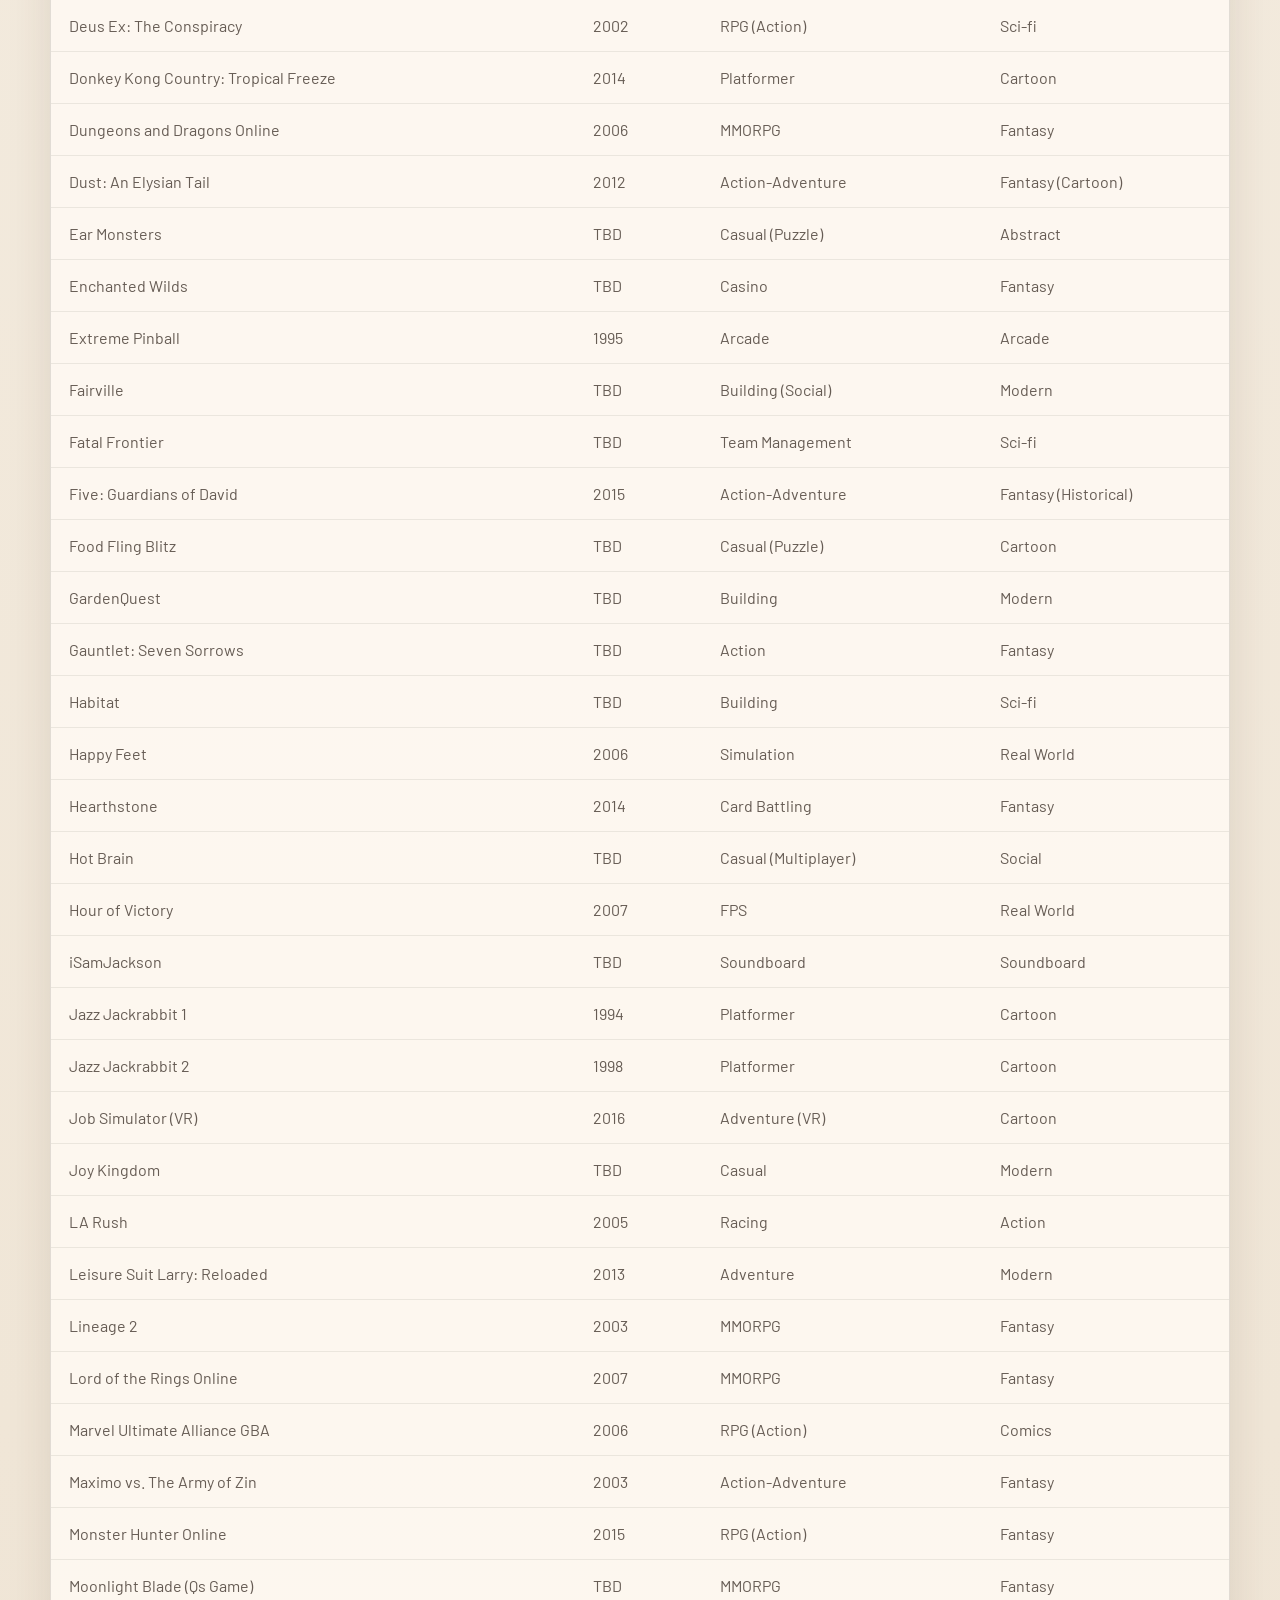
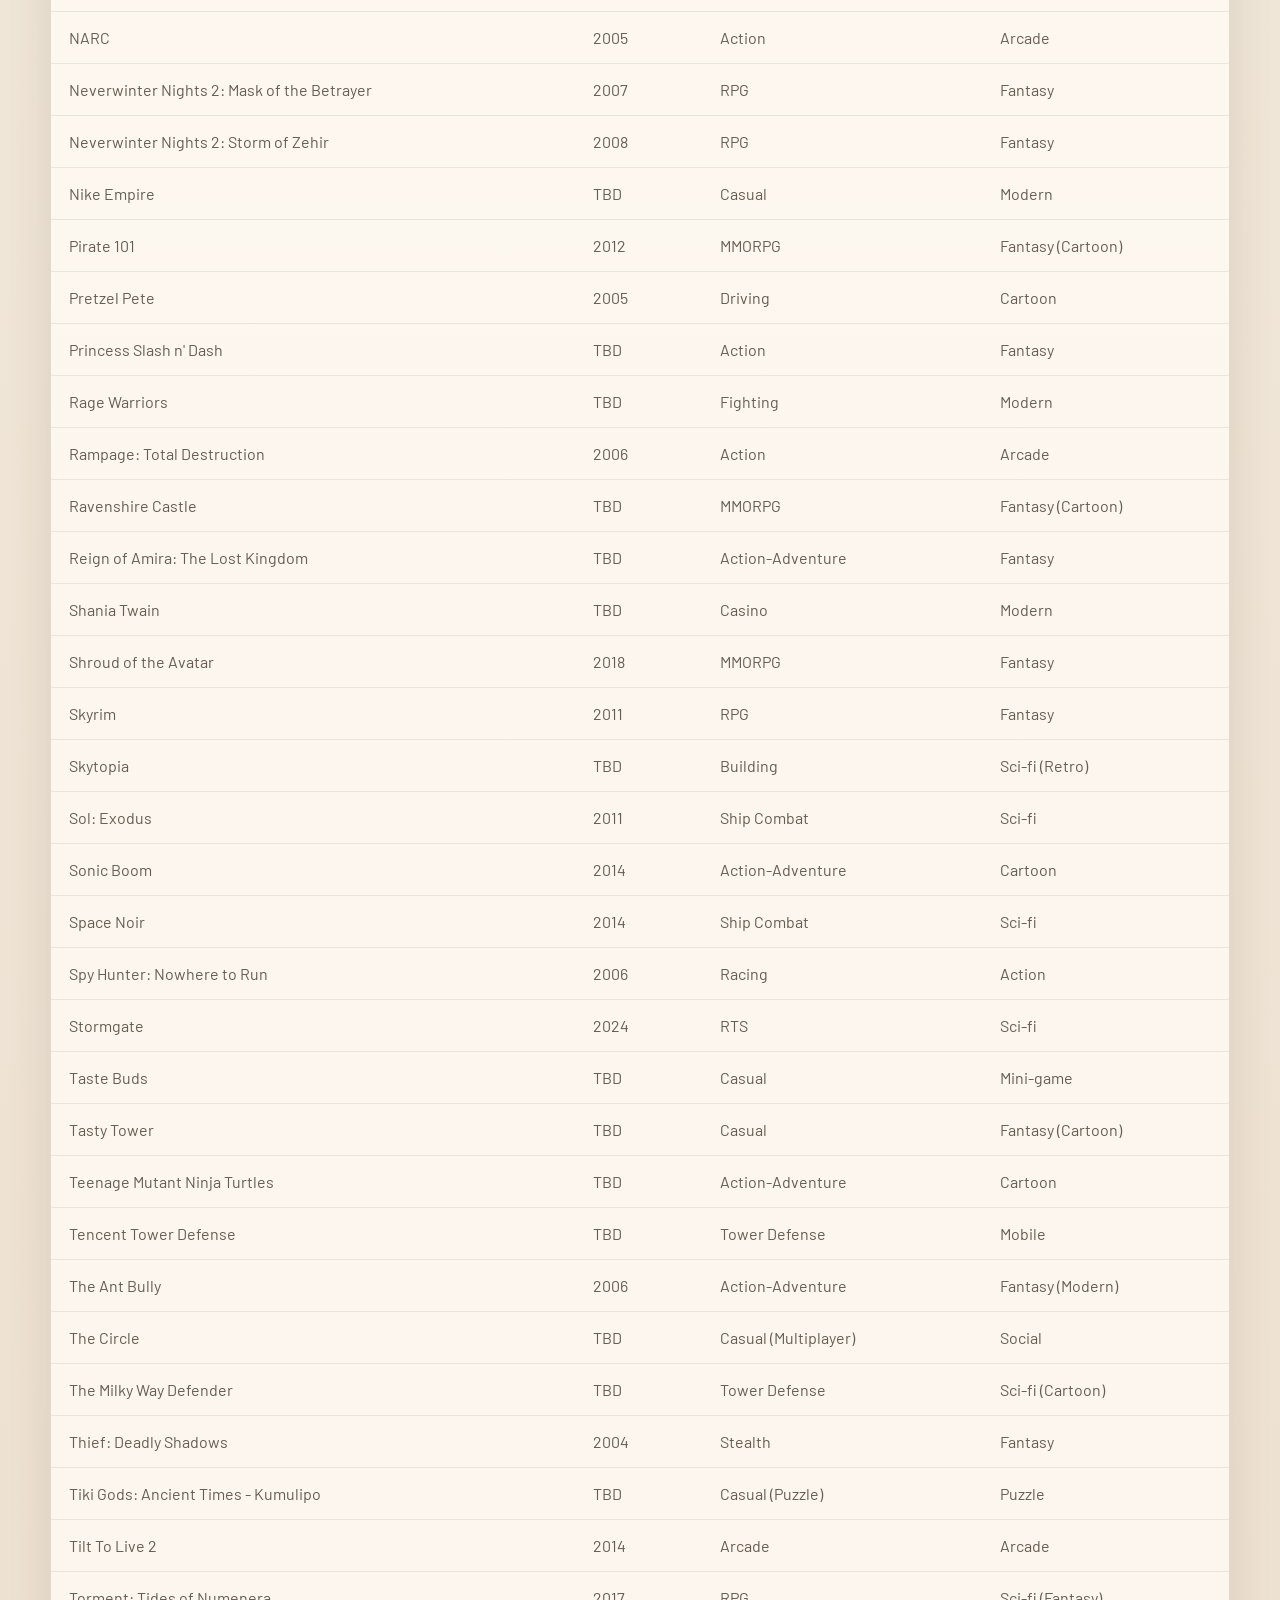
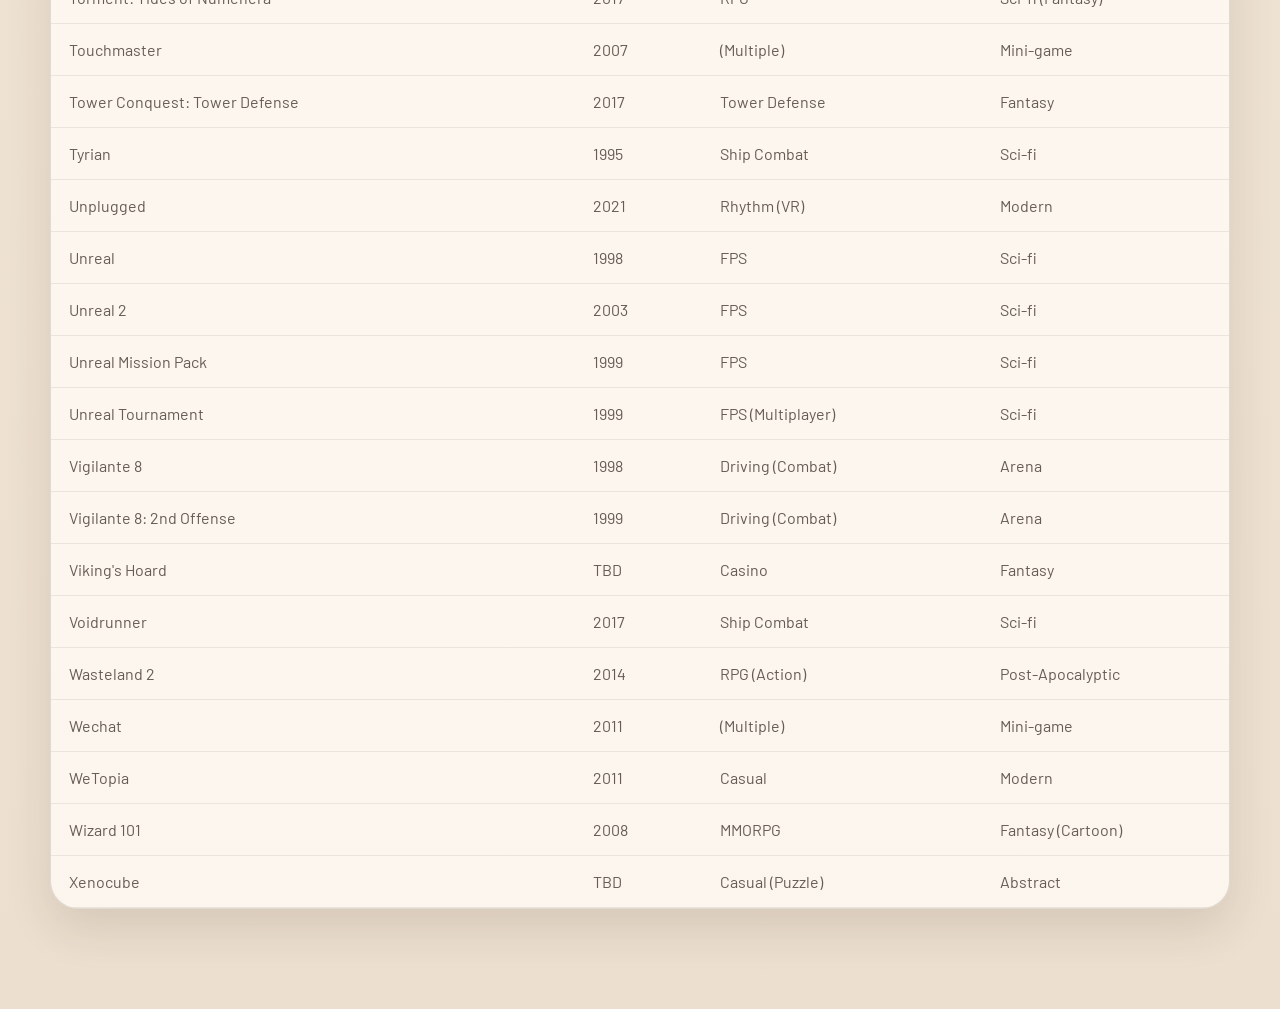
<file: work-history.html>
<!DOCTYPE html>
<html lang="en">
  <head>
    <meta charset="UTF-8" />
    <meta name="viewport" content="width=device-width, initial-scale=1.0" />
    <meta
      name="description"
      content="Browse the work history of Alexander Brandon and Funky Rustic across decades of games, interactive media, and audio production."
    />
    <meta property="og:title" content="Work History | Funky Rustic" />
    <meta
      property="og:description"
      content="Browse the work history of Alexander Brandon and Funky Rustic across decades of games, interactive media, and audio production."
    />
    <meta property="og:url" content="https://felixdraconis.github.io/funkyrustic/work-history.html" />
    <meta
      property="og:image"
      content="https://felixdraconis.github.io/funkyrustic/assets/branding/FunkyRustic_Montage.png"
    />
    <meta property="og:type" content="website" />
    <meta name="twitter:card" content="summary_large_image" />
    <meta name="twitter:title" content="Work History | Funky Rustic" />
    <meta
      name="twitter:description"
      content="Browse the work history of Alexander Brandon and Funky Rustic across decades of games, interactive media, and audio production."
    />
    <meta
      name="twitter:image"
      content="https://felixdraconis.github.io/funkyrustic/assets/branding/FunkyRustic_Montage.png"
    />
    <link rel="icon" type="image/png" href="assets/branding/FunkyRustic_Icon.png" />
    <title>Work History | Funky Rustic</title>
    <link rel="preconnect" href="https://fonts.googleapis.com" />
    <link rel="preconnect" href="https://fonts.gstatic.com" crossorigin />
    <link
      href="https://fonts.googleapis.com/css2?family=Barlow:opsz,wght@9..144,400;9..144,500;9..144,600;9..144,700&family=Space+Grotesk:wght@500;700&display=swap"
      rel="stylesheet"
    />
    <link rel="stylesheet" href="styles.css?v=20260329-2" />
  </head>
  <body>
    <div class="site-shell">
      <header class="site-header">
        <a class="brand" href="index.html" aria-label="Funky Rustic home">
          <img
            class="brand-mark"
            src="assets/branding/FunkyRustic_SmallBanner_NoBackground.png"
            alt="Funky Rustic logo"
          />
        </a>
        <nav class="site-nav" aria-label="Primary">
          <a href="work.html">Work</a>
          <a href="about.html">About</a>
          <a href="contact.html">Contact</a>
        </nav>
      </header>

      <main>
        <section class="section">
          <div class="archive-table-shell">
            <table class="archive-table" data-sort-table>
              <thead>
                <tr>
                  <th scope="col">
                    <button class="sort-button" type="button" data-sort-column="0" data-sort-default="asc">
                      Name
                    </button>
                  </th>
                  <th scope="col">
                    <button class="sort-button" type="button" data-sort-column="1">
                      Year
                    </button>
                  </th>
                  <th scope="col">
                    <button class="sort-button" type="button" data-sort-column="2">
                      Gameplay
                    </button>
                  </th>
                  <th scope="col">
                    <button class="sort-button" type="button" data-sort-column="3">
                      Genre
                    </button>
                  </th>
                </tr>
              </thead>
              <tbody>
                <tr><td>Gauntlet: Seven Sorrows</td><td>TBD</td><td>Action</td><td>Fantasy</td></tr>
                <tr><td>Dark Vengeance</td><td>TBD</td><td>Action</td><td>Fantasy</td></tr>
                <tr><td>Princess Slash n' Dash</td><td>TBD</td><td>Action</td><td>Fantasy</td></tr>
                <tr><td>Rampage: Total Destruction</td><td>2006</td><td>Action</td><td>Arcade</td></tr>
                <tr><td>NARC</td><td>2005</td><td>Action</td><td>Arcade</td></tr>
                <tr><td>Alpha Protocol</td><td>2010</td><td>Action</td><td>Spy Thriller</td></tr>
                <tr><td>007: Bloodstone</td><td>2010</td><td>Action</td><td>Spy Thriller</td></tr>
                <tr><td>Teenage Mutant Ninja Turtles</td><td>TBD</td><td>Action-Adventure</td><td>Cartoon</td></tr>
                <tr><td>Sonic Boom</td><td>2014</td><td>Action-Adventure</td><td>Cartoon</td></tr>
                <tr><td>Reign of Amira: The Lost Kingdom</td><td>TBD</td><td>Action-Adventure</td><td>Fantasy</td></tr>
                <tr><td>Maximo vs. The Army of Zin</td><td>2003</td><td>Action-Adventure</td><td>Fantasy</td></tr>
                <tr><td>Dust: An Elysian Tail</td><td>2012</td><td>Action-Adventure</td><td>Fantasy (Cartoon)</td></tr>
                <tr><td>The Ant Bully</td><td>2006</td><td>Action-Adventure</td><td>Fantasy (Modern)</td></tr>
                <tr><td>Five: Guardians of David</td><td>2015</td><td>Action-Adventure</td><td>Fantasy (Historical)</td></tr>
                <tr><td>Leisure Suit Larry: Reloaded</td><td>2013</td><td>Adventure</td><td>Modern</td></tr>
                <tr><td>Job Simulator (VR)</td><td>2016</td><td>Adventure (VR)</td><td>Cartoon</td></tr>
                <tr><td>Habitat</td><td>TBD</td><td>Building</td><td>Sci-fi</td></tr>
                <tr><td>Aven Colony</td><td>2017</td><td>Building</td><td>Sci-fi</td></tr>
                <tr><td>Skytopia</td><td>TBD</td><td>Building</td><td>Sci-fi (Retro)</td></tr>
                <tr><td>GardenQuest</td><td>TBD</td><td>Building</td><td>Modern</td></tr>
                <tr><td>Fairville</td><td>TBD</td><td>Building (Social)</td><td>Modern</td></tr>
                <tr><td>Hearthstone</td><td>2014</td><td>Card Battling</td><td>Fantasy</td></tr>
                <tr><td>Bubble Blitz</td><td>TBD</td><td>Casual</td><td>Arcade</td></tr>
                <tr><td>Charm King</td><td>TBD</td><td>Casual</td><td>Mini-game</td></tr>
                <tr><td>Tasty Tower</td><td>TBD</td><td>Casual</td><td>Fantasy (Cartoon)</td></tr>
                <tr><td>Alice's Dream: Merge Island</td><td>TBD</td><td>Casual</td><td>Fantasy (Modern)</td></tr>
                <tr><td>Amazing Ants</td><td>TBD</td><td>Casual</td><td>Cartoon</td></tr>
                <tr><td>WeTopia</td><td>2011</td><td>Casual</td><td>Modern</td></tr>
                <tr><td>Joy Kingdom</td><td>TBD</td><td>Casual</td><td>Modern</td></tr>
                <tr><td>Nike Empire</td><td>TBD</td><td>Casual</td><td>Modern</td></tr>
                <tr><td>Taste Buds</td><td>TBD</td><td>Casual</td><td>Mini-game</td></tr>
                <tr><td>Tiki Gods: Ancient Times - Kumulipo</td><td>TBD</td><td>Casual (Puzzle)</td><td>Puzzle</td></tr>
                <tr><td>Button Squid</td><td>TBD</td><td>Casual (Puzzle)</td><td>Puzzle</td></tr>
                <tr><td>Food Fling Blitz</td><td>TBD</td><td>Casual (Puzzle)</td><td>Cartoon</td></tr>
                <tr><td>Bejeweled 3</td><td>2010</td><td>Casual (Puzzle)</td><td>Abstract</td></tr>
                <tr><td>Xenocube</td><td>TBD</td><td>Casual (Puzzle)</td><td>Abstract</td></tr>
                <tr><td>Ear Monsters</td><td>TBD</td><td>Casual (Puzzle)</td><td>Abstract</td></tr>
                <tr><td>Hot Brain</td><td>TBD</td><td>Casual (Multiplayer)</td><td>Social</td></tr>
                <tr><td>The Circle</td><td>TBD</td><td>Casual (Multiplayer)</td><td>Social</td></tr>
                <tr><td>Pretzel Pete</td><td>2005</td><td>Driving</td><td>Cartoon</td></tr>
                <tr><td>Vigilante 8</td><td>1998</td><td>Driving (Combat)</td><td>Arena</td></tr>
                <tr><td>Vigilante 8: 2nd Offense</td><td>1999</td><td>Driving (Combat)</td><td>Arena</td></tr>
                <tr><td>Unreal</td><td>1998</td><td>FPS</td><td>Sci-fi</td></tr>
                <tr><td>Unreal 2</td><td>2003</td><td>FPS</td><td>Sci-fi</td></tr>
                <tr><td>Unreal Mission Pack</td><td>1999</td><td>FPS</td><td>Sci-fi</td></tr>
                <tr><td>Hour of Victory</td><td>2007</td><td>FPS</td><td>Real World</td></tr>
                <tr><td>Aliens: Colonial Marines</td><td>2013</td><td>FPS</td><td>Sci-fi</td></tr>
                <tr><td>Unreal Tournament</td><td>1999</td><td>FPS (Multiplayer)</td><td>Sci-fi</td></tr>
                <tr><td>DC Universe Online</td><td>2011</td><td>MMORPG</td><td>Comics</td></tr>
                <tr><td>Moonlight Blade (Qs Game)</td><td>TBD</td><td>MMORPG</td><td>Fantasy</td></tr>
                <tr><td>Age of Gunslingers Online</td><td>TBD</td><td>MMORPG</td><td>Fantasy (Modern)</td></tr>
                <tr><td>Pirate 101</td><td>2012</td><td>MMORPG</td><td>Fantasy (Cartoon)</td></tr>
                <tr><td>Wizard 101</td><td>2008</td><td>MMORPG</td><td>Fantasy (Cartoon)</td></tr>
                <tr><td>Ravenshire Castle</td><td>TBD</td><td>MMORPG</td><td>Fantasy (Cartoon)</td></tr>
                <tr><td>Lineage 2</td><td>2003</td><td>MMORPG</td><td>Fantasy</td></tr>
                <tr><td>Shroud of the Avatar</td><td>2018</td><td>MMORPG</td><td>Fantasy</td></tr>
                <tr><td>Dungeons and Dragons Online</td><td>2006</td><td>MMORPG</td><td>Fantasy</td></tr>
                <tr><td>Lord of the Rings Online</td><td>2007</td><td>MMORPG</td><td>Fantasy</td></tr>
                <tr><td>Jazz Jackrabbit 1</td><td>1994</td><td>Platformer</td><td>Cartoon</td></tr>
                <tr><td>Jazz Jackrabbit 2</td><td>1998</td><td>Platformer</td><td>Cartoon</td></tr>
                <tr><td>Donkey Kong Country: Tropical Freeze</td><td>2014</td><td>Platformer</td><td>Cartoon</td></tr>
                <tr><td>Cloney</td><td>TBD</td><td>Platformer</td><td>Cartoon</td></tr>
                <tr><td>Buck and Miles</td><td>TBD</td><td>Platformer</td><td>Modern</td></tr>
                <tr><td>Neverwinter Nights 2: Mask of the Betrayer</td><td>2007</td><td>RPG</td><td>Fantasy</td></tr>
                <tr><td>Neverwinter Nights 2: Storm of Zehir</td><td>2008</td><td>RPG</td><td>Fantasy</td></tr>
                <tr><td>Skyrim</td><td>2011</td><td>RPG</td><td>Fantasy</td></tr>
                <tr><td>Azura</td><td>TBD</td><td>RPG</td><td>Fantasy</td></tr>
                <tr><td>Torment: Tides of Numenera</td><td>2017</td><td>RPG</td><td>Sci-fi (Fantasy)</td></tr>
                <tr><td>Bard's Tale 4</td><td>2018</td><td>RPG</td><td>Fantasy</td></tr>
                <tr><td>Deus Ex</td><td>2000</td><td>RPG (Action)</td><td>Sci-fi</td></tr>
                <tr><td>Deus Ex: The Conspiracy</td><td>2002</td><td>RPG (Action)</td><td>Sci-fi</td></tr>
                <tr><td>Deus Ex: Invisible War</td><td>2003</td><td>RPG (Action)</td><td>Sci-fi</td></tr>
                <tr><td>Monster Hunter Online</td><td>2015</td><td>RPG (Action)</td><td>Fantasy</td></tr>
                <tr><td>Wasteland 2</td><td>2014</td><td>RPG (Action)</td><td>Post-Apocalyptic</td></tr>
                <tr><td>Marvel Ultimate Alliance GBA</td><td>2006</td><td>RPG (Action)</td><td>Comics</td></tr>
                <tr><td>Stormgate</td><td>2024</td><td>RTS</td><td>Sci-fi</td></tr>
                <tr><td>City Conquest</td><td>TBD</td><td>RTS (Tower Defense)</td><td>Sci-fi</td></tr>
                <tr><td>Tyrian</td><td>1995</td><td>Ship Combat</td><td>Sci-fi</td></tr>
                <tr><td>Battlestar Galactica</td><td>TBD</td><td>Ship Combat</td><td>Sci-fi</td></tr>
                <tr><td>Space Noir</td><td>2014</td><td>Ship Combat</td><td>Sci-fi</td></tr>
                <tr><td>Sol: Exodus</td><td>2011</td><td>Ship Combat</td><td>Sci-fi</td></tr>
                <tr><td>Voidrunner</td><td>2017</td><td>Ship Combat</td><td>Sci-fi</td></tr>
                <tr><td>Happy Feet</td><td>2006</td><td>Simulation</td><td>Real World</td></tr>
                <tr><td>Thief: Deadly Shadows</td><td>2004</td><td>Stealth</td><td>Fantasy</td></tr>
                <tr><td>Extreme Pinball</td><td>1995</td><td>Arcade</td><td>Arcade</td></tr>
                <tr><td>Tilt To Live 2</td><td>2014</td><td>Arcade</td><td>Arcade</td></tr>
                <tr><td>DeFormers</td><td>2017</td><td>Brawler (Multiplayer)</td><td>Cartoon</td></tr>
                <tr><td>Viking's Hoard</td><td>TBD</td><td>Casino</td><td>Fantasy</td></tr>
                <tr><td>Enchanted Wilds</td><td>TBD</td><td>Casino</td><td>Fantasy</td></tr>
                <tr><td>Shania Twain</td><td>TBD</td><td>Casino</td><td>Modern</td></tr>
                <tr><td>Cesar Milan</td><td>TBD</td><td>Casino</td><td>Modern</td></tr>
                <tr><td>BREATHE</td><td>TBD</td><td>Exploration</td><td>Modern</td></tr>
                <tr><td>Rage Warriors</td><td>TBD</td><td>Fighting</td><td>Modern</td></tr>
                <tr><td>LA Rush</td><td>2005</td><td>Racing</td><td>Action</td></tr>
                <tr><td>Spy Hunter: Nowhere to Run</td><td>2006</td><td>Racing</td><td>Action</td></tr>
                <tr><td>Aqua Teen Hunger Force Zombie Ninja Pro Am</td><td>2007</td><td>Racing (Fighting, Golf)</td><td>Cartoon</td></tr>
                <tr><td>Unplugged</td><td>2021</td><td>Rhythm (VR)</td><td>Modern</td></tr>
                <tr><td>Fatal Frontier</td><td>TBD</td><td>Team Management</td><td>Sci-fi</td></tr>
                <tr><td>The Milky Way Defender</td><td>TBD</td><td>Tower Defense</td><td>Sci-fi (Cartoon)</td></tr>
                <tr><td>Tower Conquest: Tower Defense</td><td>2017</td><td>Tower Defense</td><td>Fantasy</td></tr>
                <tr><td>Tencent Tower Defense</td><td>TBD</td><td>Tower Defense</td><td>Mobile</td></tr>
                <tr><td>Activision Anthology</td><td>2002</td><td>(Multiple)</td><td>Arcade</td></tr>
                <tr><td>Touchmaster</td><td>2007</td><td>(Multiple)</td><td>Mini-game</td></tr>
                <tr><td>Wechat</td><td>2011</td><td>(Multiple)</td><td>Mini-game</td></tr>
                <tr><td>iSamJackson</td><td>TBD</td><td>Soundboard</td><td>Soundboard</td></tr>
                <tr><td>3DCeption Demo (VR)</td><td>TBD</td><td>Tech Demo</td><td>Experience</td></tr>
              </tbody>
            </table>
          </div>
        </section>
      </main>
    </div>
    <script src="script.js?v=20260329-1"></script>
    <!-- Cloudflare Web Analytics --><script defer src='https://static.cloudflareinsights.com/beacon.min.js' data-cf-beacon='{"token": "09527fb28dbc4878b26c1b7ac76959bc"}'></script><!-- End Cloudflare Web Analytics -->
  </body>
</html>
</file>
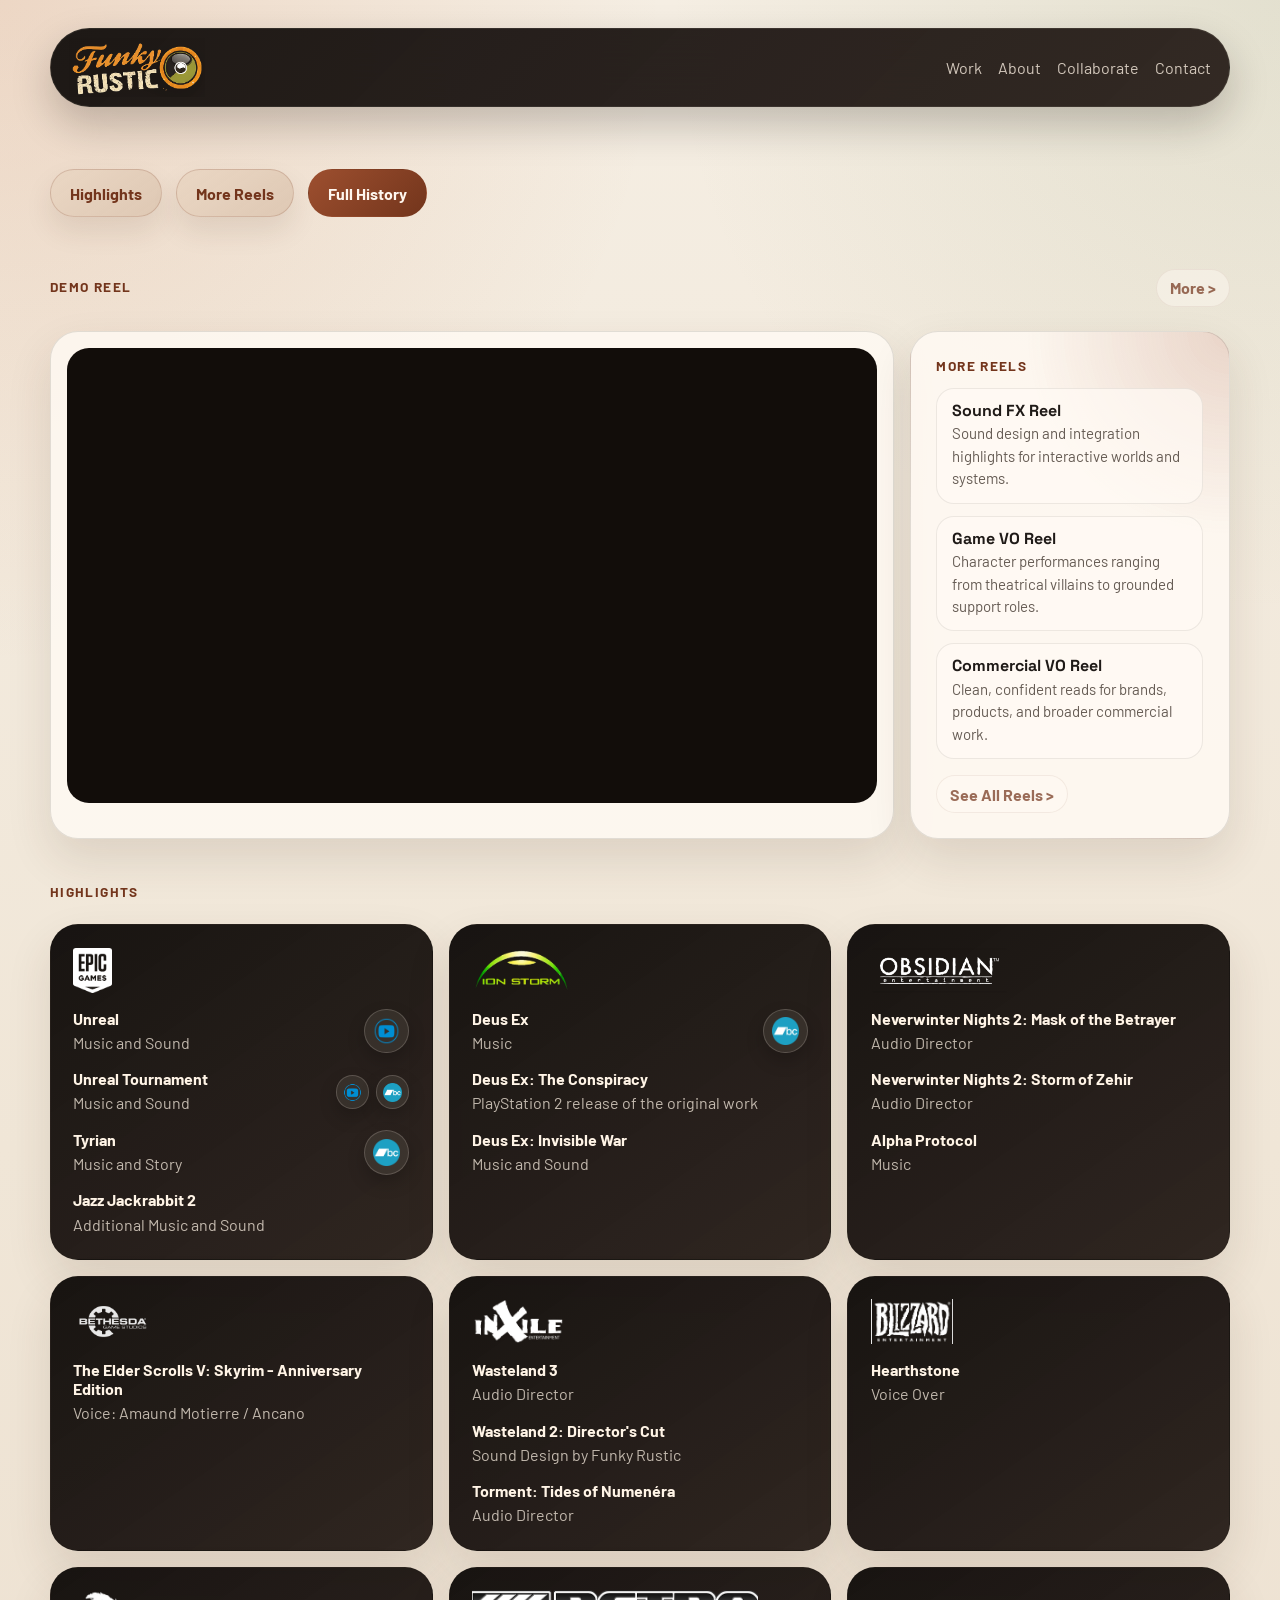
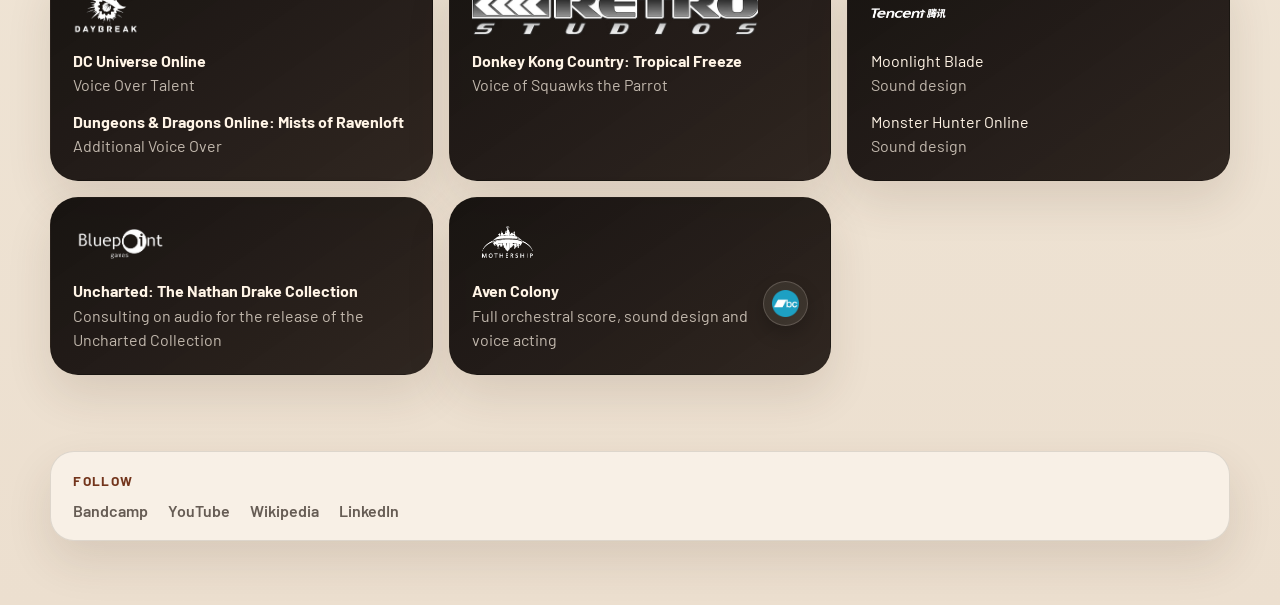
<file: work.html>
<!DOCTYPE html>
<html lang="en">
  <head>
    <meta charset="UTF-8" />
    <meta name="viewport" content="width=device-width, initial-scale=1.0" />
    <meta
      name="description"
      content="Explore selected work from Alexander Brandon and Funky Rustic across Unreal, Deus Ex, Skyrim, Wasteland, Aven Colony, and more."
    />
    <meta property="og:title" content="Work | Funky Rustic" />
    <meta
      property="og:description"
      content="Explore selected work from Alexander Brandon and Funky Rustic across Unreal, Deus Ex, Skyrim, Wasteland, Aven Colony, and more."
    />
    <meta property="og:url" content="https://felixdraconis.github.io/funkyrustic/work.html" />
    <meta
      property="og:image"
      content="https://felixdraconis.github.io/funkyrustic/assets/branding/FunkyRustic_Montage.png"
    />
    <meta property="og:type" content="website" />
    <meta name="twitter:card" content="summary_large_image" />
    <meta name="twitter:title" content="Work | Funky Rustic" />
    <meta
      name="twitter:description"
      content="Explore selected work from Alexander Brandon and Funky Rustic across Unreal, Deus Ex, Skyrim, Wasteland, Aven Colony, and more."
    />
    <meta
      name="twitter:image"
      content="https://felixdraconis.github.io/funkyrustic/assets/branding/FunkyRustic_Montage.png"
    />
    <link rel="icon" type="image/png" href="assets/branding/FunkyRustic_Icon.png" />
    <title>Work | Funky Rustic</title>
    <link rel="preconnect" href="https://fonts.googleapis.com" />
    <link rel="preconnect" href="https://fonts.gstatic.com" crossorigin />
    <link
      href="https://fonts.googleapis.com/css2?family=Barlow:opsz,wght@9..144,400;9..144,500;9..144,600;9..144,700&family=Space+Grotesk:wght@500;700&display=swap"
      rel="stylesheet"
    />
    <link rel="stylesheet" href="styles.css?v=20260329-2" />
  </head>
  <body>
    <div class="site-shell">
      <header class="site-header">
        <a class="brand" href="index.html" aria-label="Funky Rustic home">
          <img
            class="brand-mark"
            src="assets/branding/FunkyRustic_SmallBanner_NoBackground.png"
            alt="Funky Rustic logo"
          />
        </a>
        <nav class="site-nav" aria-label="Primary">
          <a href="work.html">Work</a>
          <a href="about.html">About</a>
          <a href="collaborate.html">Collaborate</a>
          <a href="contact.html">Contact</a>
        </nav>
      </header>

      <main>
        <section class="page-hero work-page-hero">
          <div class="hero-actions page-actions">
            <a class="button button-secondary" href="#company-credits">Highlights</a>
            <a class="button button-secondary" href="reels.html">More Reels</a>
            <a class="button button-primary" href="work-history.html">Full History</a>
          </div>
        </section>

        <section class="section work-section">
          <div class="section-heading section-heading-split" id="demo-reel">
            <div>
              <p class="eyebrow">Demo Reel</p>
            </div>
            <a class="button button-quiet" href="reels.html">More &gt;</a>
          </div>

          <div class="feature-band reel-band">
            <article class="info-card reel-card">
              <div class="video-frame">
                <iframe
                  src="https://www.youtube.com/embed/-cY2ufgB0BI"
                  title="Funky Rustic demo reel"
                  loading="lazy"
                  allow="accelerometer; autoplay; clipboard-write; encrypted-media; gyroscope; picture-in-picture; web-share"
                  referrerpolicy="strict-origin-when-cross-origin"
                  allowfullscreen
                ></iframe>
              </div>
            </article>
            <article class="quote-card reel-note">
              <p class="eyebrow">More Reels</p>
              <div class="secondary-reel-links work-reel-links">
                <a class="secondary-reel-link" href="reels.html#sound-design">
                  <strong>Sound FX Reel</strong>
                  <span>Sound design and integration highlights for interactive worlds and systems.</span>
                </a>
                <a class="secondary-reel-link" href="reels.html#game-vo">
                  <strong>Game VO Reel</strong>
                  <span>Character performances ranging from theatrical villains to grounded support roles.</span>
                </a>
                <a class="secondary-reel-link" href="reels.html#commercial-vo">
                  <strong>Commercial VO Reel</strong>
                  <span>Clean, confident reads for brands, products, and broader commercial work.</span>
                </a>
              </div>
              <a class="button button-quiet work-reel-button" href="reels.html">See All Reels &gt;</a>
            </article>
          </div>

          <div class="section-heading company-section-heading" id="company-credits">
            <p class="eyebrow">Highlights</p>
          </div>

          <div class="work-grid company-grid">
            <article class="work-card company-card">
              <img class="company-logo" src="assets/companylogos/logo_epic.png" alt="Epic Games logo" />
              <ul class="company-credit-list">
                <li>
                  <div class="company-credit-row">
                    <div class="company-credit-copy">
                      <a href="https://www.mobygames.com/game/330/unreal/" target="_blank" rel="noreferrer">Unreal</a>
                      <span class="company-credit-role">Music and Sound</span>
                    </div>
                    <a
                      class="company-link-icon"
                      href="https://www.youtube.com/watch?v=Ig1ZuwTjFwE&list=RDIg1ZuwTjFwE&start_radio=1"
                      target="_blank"
                      rel="noreferrer"
                      aria-label="Listen to Unreal music on YouTube"
                      title="YouTube"
                    >
                      <img src="assets/linklogos/youtube_circle_128.png" alt="" />
                    </a>
                  </div>
                </li>
                <li>
                  <div class="company-credit-row">
                    <div class="company-credit-copy">
                      <a href="https://www.mobygames.com/game/587/unreal-tournament/" target="_blank" rel="noreferrer">Unreal Tournament</a>
                      <span class="company-credit-role">Music and Sound</span>
                    </div>
                    <div class="company-link-stack">
                      <a
                        class="company-link-icon"
                        href="https://www.youtube.com/watch?v=ETeqKcnjRvQ&list=RDETeqKcnjRvQ&start_radio=1"
                        target="_blank"
                        rel="noreferrer"
                        aria-label="Listen to Unreal Tournament music on YouTube"
                        title="YouTube"
                      >
                        <img src="assets/linklogos/youtube_circle_128.png" alt="" />
                      </a>
                      <a
                        class="company-link-icon"
                        href="https://materiacollective.bandcamp.com/album/tournament-rematch-unreal-tournament-remixed"
                        target="_blank"
                        rel="noreferrer"
                        aria-label="Listen to Tournament Rematch: Unreal Tournament Remixed on Bandcamp"
                        title="Bandcamp"
                      >
                        <img src="assets/linklogos/bandcamp_circle_128.png" alt="" />
                      </a>
                    </div>
                  </div>
                </li>
                <li>
                  <div class="company-credit-row">
                    <div class="company-credit-copy">
                      <a href="https://www.mobygames.com/game/586/tyrian/" target="_blank" rel="noreferrer">Tyrian</a>
                      <span class="company-credit-role">Music and Story</span>
                    </div>
                    <a
                      class="company-link-icon company-link-icon-bandcamp"
                      href="https://alexanderbrandon.bandcamp.com/album/tyrian-original-soundtrack"
                      target="_blank"
                      rel="noreferrer"
                      aria-label="Listen to the Tyrian soundtrack on Bandcamp"
                      title="Bandcamp"
                    >
                      <img src="assets/linklogos/bandcamp_circle_128.png" alt="" />
                    </a>
                  </div>
                </li>
                <li>
                  <a href="https://www.mobygames.com/game/9700/jazz-jackrabbit-2/" target="_blank" rel="noreferrer">Jazz Jackrabbit 2</a>
                  <span class="company-credit-role">Additional Music and Sound</span>
                </li>
              </ul>
            </article>
            <article class="work-card company-card">
              <img class="company-logo" src="assets/companylogos/logo_ion_storm.png" alt="Ion Storm logo" />
              <ul class="company-credit-list">
                <li>
                  <div class="company-credit-row">
                    <div class="company-credit-copy">
                      <a href="https://www.mobygames.com/game/1749/deus-ex/" target="_blank" rel="noreferrer">Deus Ex</a>
                      <span class="company-credit-role">Music</span>
                    </div>
                    <a
                      class="company-link-icon company-link-icon-bandcamp"
                      href="https://alexanderbrandon.bandcamp.com/album/conspiravision-deus-ex-remixed"
                      target="_blank"
                      rel="noreferrer"
                      aria-label="Listen to Conspiravision: Deus Ex Remixed on Bandcamp"
                      title="Bandcamp"
                    >
                      <img src="assets/linklogos/bandcamp_circle_128.png" alt="" />
                    </a>
                  </div>
                </li>
                <li>
                  <a href="https://www.mobygames.com/game/1749/deus-ex/" target="_blank" rel="noreferrer">Deus Ex: The Conspiracy</a>
                  <span class="company-credit-role">PlayStation 2 release of the original work</span>
                </li>
                <li>
                  <a href="https://www.mobygames.com/game/11253/deus-ex-invisible-war/" target="_blank" rel="noreferrer">Deus Ex: Invisible War</a>
                  <span class="company-credit-role">Music and Sound</span>
                </li>
              </ul>
            </article>
            <article class="work-card company-card">
              <img class="company-logo" src="assets/companylogos/logo_obsidian.svg.png" alt="Obsidian Entertainment logo" />
              <ul class="company-credit-list">
                <li>
                  <a href="https://www.mobygames.com/game/30621/neverwinter-nights-2-mask-of-the-betrayer/" target="_blank" rel="noreferrer">Neverwinter Nights 2: Mask of the Betrayer</a>
                  <span class="company-credit-role">Audio Director</span>
                </li>
                <li>
                  <a href="https://www.mobygames.com/game/37818/neverwinter-nights-2-storm-of-zehir/credits/windows/" target="_blank" rel="noreferrer">Neverwinter Nights 2: Storm of Zehir</a>
                  <span class="company-credit-role">Audio Director</span>
                </li>
                <li>
                  <a href="https://www.mobygames.com/game/30262/alpha-protocol/" target="_blank" rel="noreferrer">Alpha Protocol</a>
                  <span class="company-credit-role">Music</span>
                </li>
              </ul>
            </article>
            <article class="work-card company-card">
              <img class="company-logo" src="assets/companylogos/logo_bethesda.avif" alt="Bethesda logo" />
              <ul class="company-credit-list">
                <li>
                  <a href="https://www.mobygames.com/game/176458/the-elder-scrolls-v-skyrim-anniversary-edition/" target="_blank" rel="noreferrer">The Elder Scrolls V: Skyrim - Anniversary Edition</a>
                  <span class="company-credit-role">Voice: Amaund Motierre / Ancano</span>
                </li>
              </ul>
            </article>
            <article class="work-card company-card">
              <img class="company-logo" src="assets/companylogos/logo_inxile.png.avif" alt="inXile Entertainment logo" />
              <ul class="company-credit-list">
                <li>
                  <a href="https://www.mobygames.com/game/149844/wasteland-3/" target="_blank" rel="noreferrer">Wasteland 3</a>
                  <span class="company-credit-role">Audio Director</span>
                </li>
                <li>
                  <a href="https://www.mobygames.com/game/75267/wasteland-2-directors-cut/" target="_blank" rel="noreferrer">Wasteland 2: Director's Cut</a>
                  <span class="company-credit-role">Sound Design by Funky Rustic</span>
                </li>
                <li>
                  <a href="https://www.mobygames.com/game/84411/torment-tides-of-numenera/credits/windows/" target="_blank" rel="noreferrer">Torment: Tides of Numenéra</a>
                  <span class="company-credit-role">Audio Director</span>
                </li>
              </ul>
            </article>
            <article class="work-card company-card">
              <img class="company-logo" src="assets/companylogos/logo_blizzard.png.avif" alt="Blizzard Entertainment logo" />
              <ul class="company-credit-list">
                <li>
                  <a href="https://www.mobygames.com/game/68743/hearthstone-heroes-of-warcraft/" target="_blank" rel="noreferrer">Hearthstone</a>
                  <span class="company-credit-role">Voice Over</span>
                </li>
              </ul>
            </article>
            <article class="work-card company-card">
              <img class="company-logo" src="assets/companylogos/logo_daybreak.png.avif" alt="Daybreak Game Company logo" />
              <ul class="company-credit-list">
                <li>
                  <a href="https://www.mobygames.com/game/47047/dc-universe-online/" target="_blank" rel="noreferrer">DC Universe Online</a>
                  <span class="company-credit-role">Voice Over Talent</span>
                </li>
                <li>
                  <a href="https://www.mobygames.com/game/196917/dungeons-dragons-online-mists-of-ravenloft/credits/windows/" target="_blank" rel="noreferrer">Dungeons &amp; Dragons Online: Mists of Ravenloft</a>
                  <span class="company-credit-role">Additional Voice Over</span>
                </li>
              </ul>
            </article>
            <article class="work-card company-card">
              <img class="company-logo" src="assets/companylogos/logo_retro_studios.png.avif" alt="Retro Studios logo" />
              <ul class="company-credit-list">
                <li>
                  <a href="https://www.mobygames.com/game/66119/donkey-kong-country-tropical-freeze/credits/switch/" target="_blank" rel="noreferrer">Donkey Kong Country: Tropical Freeze</a>
                  <span class="company-credit-role">Voice of Squawks the Parrot</span>
                </li>
              </ul>
            </article>
            <article class="work-card company-card">
              <img class="company-logo" src="assets/companylogos/logo_tencent.png.avif" alt="Tencent logo" />
              <ul class="company-credit-list">
                <li>
                  <span>Moonlight Blade</span>
                  <span class="company-credit-role">Sound design</span>
                </li>
                <li>
                  <span>Monster Hunter Online</span>
                  <span class="company-credit-role">Sound design</span>
                </li>
              </ul>
            </article>
            <article class="work-card company-card">
              <img class="company-logo" src="assets/companylogos/logo_bluepoint.png.avif" alt="Bluepoint Games logo" />
              <ul class="company-credit-list">
                <li>
                  <a href="https://www.mobygames.com/game/83487/uncharted-the-nathan-drake-collection/" target="_blank" rel="noreferrer">Uncharted: The Nathan Drake Collection</a>
                  <span class="company-credit-role">Consulting on audio for the release of the Uncharted Collection</span>
                </li>
              </ul>
            </article>
            <article class="work-card company-card">
              <img class="company-logo" src="assets/companylogos/logo_mothership.png.avif" alt="Mothership Entertainment logo" />
              <ul class="company-credit-list">
                <li>
                  <div class="company-credit-row">
                    <div class="company-credit-copy">
                      <a href="https://www.mobygames.com/game/93163/aven-colony/" target="_blank" rel="noreferrer">Aven Colony</a>
                      <span class="company-credit-role">Full orchestral score, sound design and voice acting</span>
                    </div>
                    <a
                      class="company-link-icon company-link-icon-bandcamp"
                      href="https://alexanderbrandon.bandcamp.com/album/aven-colony-original-game-soundtrack"
                      target="_blank"
                      rel="noreferrer"
                      aria-label="Listen to the Aven Colony soundtrack on Bandcamp"
                      title="Bandcamp"
                    >
                      <img src="assets/linklogos/bandcamp_circle_128.png" alt="" />
                    </a>
                  </div>
                </li>
              </ul>
            </article>
          </div>

        </section>
      </main>

      <footer class="site-footer">
        <div class="footer-block">
          <p class="eyebrow">Follow</p>
          <div class="footer-links">
            <a href="https://alexanderbrandon.bandcamp.com/" target="_blank" rel="noreferrer">Bandcamp</a>
            <a href="https://www.youtube.com/@AlexCBrandon/videos" target="_blank" rel="noreferrer">YouTube</a>
            <a href="https://en.wikipedia.org/wiki/Alexander_Brandon" target="_blank" rel="noreferrer">Wikipedia</a>
            <a href="https://www.linkedin.com/in/alexander-brandon-b84272/" target="_blank" rel="noreferrer">LinkedIn</a>
          </div>
        </div>
      </footer>
    </div>

    <!-- Cloudflare Web Analytics --><script defer src='https://static.cloudflareinsights.com/beacon.min.js' data-cf-beacon='{"token": "09527fb28dbc4878b26c1b7ac76959bc"}'></script><!-- End Cloudflare Web Analytics -->
  </body>
</html>
</file>
<file: styles.css>
:root {
  --bg: #f4ecdf;
  --surface: rgba(255, 250, 244, 0.8);
  --surface-strong: #fffaf4;
  --text: #1f1a17;
  --muted: #665c54;
  --accent: #9d4f2f;
  --accent-dark: #73351c;
  --line: rgba(31, 26, 23, 0.12);
  --shadow: 0 20px 45px rgba(68, 39, 24, 0.12);
}

* {
  box-sizing: border-box;
}

html {
  scroll-behavior: smooth;
}

body {
  margin: 0;
  font-family: "Barlow", sans-serif;
  color: var(--text);
  background:
    radial-gradient(circle at top left, rgba(199, 109, 59, 0.18), transparent 26%),
    radial-gradient(circle at top right, rgba(126, 146, 96, 0.15), transparent 24%),
    linear-gradient(180deg, #f5eee3 0%, #f0e6d7 52%, #ecdfcf 100%);
}

a {
  color: inherit;
  text-decoration: none;
}

button,
input,
select,
textarea {
  font: inherit;
}

.site-shell {
  width: min(1180px, calc(100% - 2rem));
  margin: 0 auto;
  padding: 1rem 0 4rem;
}

.site-header {
  position: sticky;
  top: 0;
  z-index: 10;
  display: flex;
  justify-content: space-between;
  align-items: center;
  gap: 1rem;
  padding: 0.55rem 1.1rem;
  margin-top: 0.75rem;
  border: 1px solid rgba(255, 244, 230, 0.08);
  border-radius: 999px;
  background:
    linear-gradient(135deg, rgba(20, 16, 14, 0.96), rgba(39, 29, 24, 0.94));
  backdrop-filter: blur(18px);
  box-shadow: 0 18px 40px rgba(22, 13, 9, 0.22);
}

.brand,
.hero h1,
.section-heading h2,
.path-card h3,
.info-card h3,
.work-card h3,
.hero-card h2 {
  font-family: "Space Grotesk", sans-serif;
}

.brand {
  display: inline-flex;
  align-items: center;
  justify-content: center;
  width: 8.5rem;
  height: 3.7rem;
  overflow: hidden;
}

.brand-mark {
  width: 100%;
  height: 100%;
  object-fit: contain;
  transform: scale(1.02);
  transform-origin: center;
  filter: drop-shadow(0 8px 16px rgba(0, 0, 0, 0.28));
}

.site-nav {
  display: flex;
  flex-wrap: wrap;
  gap: 1rem;
  color: rgba(255, 244, 230, 0.78);
}

.site-nav a:hover,
.path-card a:hover {
  color: #fff4e6;
}

.hero {
  display: grid;
  grid-template-columns: 1.45fr 0.95fr;
  gap: 1.5rem;
  padding: 5.5rem 0 2rem;
  align-items: end;
}

.hero-home {
  min-height: 68vh;
}

.hero-side-column {
  display: grid;
  gap: 1.75rem;
  align-content: start;
  justify-items: end;
}

.hero-copy,
.hero-card,
.info-card,
.path-card,
.work-card,
.quote-card,
.contact-card {
  border: 1px solid var(--line);
  border-radius: 28px;
  background: var(--surface);
  box-shadow: var(--shadow);
}

.hero-copy {
  padding: 2rem;
}

.hero-intro-image {
  display: block;
  width: 100%;
  height: 24rem;
  margin: 0 0 1.4rem;
  border-radius: 22px;
  object-fit: cover;
  object-position: center;
}

.eyebrow,
.card-label,
.path-label,
.work-type,
.quote-credit {
  margin: 0 0 0.75rem;
  color: var(--accent-dark);
  font-size: 0.85rem;
  font-weight: 700;
  letter-spacing: 0.1em;
  text-transform: uppercase;
}

.hero h1 {
  margin: 0;
  font-size: clamp(2.8rem, 6vw, 5.3rem);
  line-height: 0.96;
  max-width: 11ch;
}

.hero-cycle {
  position: relative;
  display: inline-block;
  min-width: 5.4ch;
  min-height: 0.9em;
  line-height: 0.9;
  vertical-align: -0.08em;
}

.hero-cycle-word {
  position: absolute;
  inset: 0;
  opacity: 0;
  animation: heroCycle 27s ease-in-out infinite;
}

.hero-cycle-sound {
  color: var(--accent-dark);
  animation-delay: 0s;
}

.hero-cycle-music {
  color: #346b9a;
  animation-delay: 9s;
}

.hero-cycle-voice {
  color: #4d7c57;
  animation-delay: 18s;
}

@keyframes heroCycle {
  0% {
    opacity: 0;
    transform: translateY(10%) scale(0.985);
  }

  14%,
  30% {
    opacity: 1;
    transform: translateY(0) scale(1);
  }

  40%,
  100% {
    opacity: 0;
    transform: translateY(-8%) scale(1.015);
  }
}

@media (prefers-reduced-motion: reduce) {
  body.museum-page::after {
    animation: none;
  }

  .hero-cycle {
    min-width: 0;
    min-height: 0;
  }

  .hero-cycle-word {
    position: static;
    animation: none;
    opacity: 0;
    transform: none;
  }

  .hero-cycle-sound {
    opacity: 1;
  }

  .hero-cycle-music,
  .hero-cycle-voice {
    display: none;
  }

  .hero-cycle-sound {
    animation: none;
  }
}

.hero-text,
.section-text,
.info-card p,
.path-card p,
.work-card p,
.feature-copy p,
.stack-list p,
.contact-form label {
  color: var(--muted);
  font-size: 1.05rem;
  line-height: 1.6;
}

.hero-text {
  max-width: 40ch;
  margin: 1rem 0 0;
}

.hero-home .hero-text {
  max-width: 62ch;
}

.hero-actions {
  display: flex;
  flex-wrap: wrap;
  gap: 0.85rem;
  margin-top: 2rem;
}

.hero-actions-top {
  margin-top: 2.2rem;
  margin-bottom: 1rem;
}

.hero-pill-row {
  display: flex;
  flex-wrap: wrap;
  gap: 0.65rem;
  margin-top: 1.4rem;
}

.hero-pill {
  display: inline-flex;
  align-items: center;
  justify-content: center;
  min-height: 2.55rem;
  padding: 0.55rem 1rem;
  border: 1px solid rgba(115, 53, 28, 0.16);
  border-radius: 999px;
  background: rgba(255, 250, 244, 0.85);
  color: var(--accent-dark);
  font-size: 0.92rem;
  font-weight: 700;
  letter-spacing: 0.04em;
}

.button {
  display: inline-flex;
  align-items: center;
  justify-content: center;
  min-height: 3rem;
  padding: 0.75rem 1.2rem;
  border-radius: 999px;
  border: 1px solid transparent;
  font-weight: 700;
}

.button-primary {
  color: #fff7ef;
  background: linear-gradient(135deg, var(--accent) 0%, var(--accent-dark) 100%);
}

.button-secondary {
  border-color: rgba(115, 53, 28, 0.18);
  background: linear-gradient(145deg, rgba(233, 214, 195, 0.96), rgba(221, 198, 177, 0.92));
  color: var(--accent-dark);
  box-shadow: 0 14px 28px rgba(68, 39, 24, 0.1);
}

.button-secondary:hover {
  border-color: rgba(115, 53, 28, 0.26);
  background: linear-gradient(145deg, rgba(239, 221, 204, 0.98), rgba(227, 205, 185, 0.94));
}

.button-quiet {
  min-height: 2.35rem;
  padding: 0.45rem 0.8rem;
  border-color: rgba(115, 53, 28, 0.08);
  background: rgba(255, 250, 244, 0.44);
  color: rgba(115, 53, 28, 0.72);
  box-shadow: none;
}

.button-quiet:hover {
  border-color: rgba(115, 53, 28, 0.14);
  background: rgba(255, 250, 244, 0.68);
  color: var(--accent-dark);
}

.button-mobile-only {
  display: none;
}

.button-mobile-accent {
  border-color: rgba(77, 124, 87, 0.16);
  background: linear-gradient(145deg, rgba(224, 235, 226, 0.96), rgba(210, 226, 214, 0.92));
  color: #456d4e;
  box-shadow: 0 12px 24px rgba(56, 86, 61, 0.1);
}

.button-mobile-accent:hover {
  border-color: rgba(77, 124, 87, 0.26);
  background: linear-gradient(145deg, rgba(230, 240, 231, 0.98), rgba(217, 231, 220, 0.94));
}

.hero-card {
  padding: 1.6rem;
}

.hero-card-spotlight {
  background:
    linear-gradient(145deg, rgba(247, 239, 230, 0.96), rgba(239, 228, 214, 0.9));
}

.hero-card-spotlight p:not(.card-label) {
  color: var(--muted);
  line-height: 1.6;
}

.hero-card-spotlight h2 {
  margin-bottom: 2rem;
}

.hero-card h2 {
  margin: 0 0 1rem;
  font-size: 1.8rem;
  line-height: 1.1;
}

.mini-list {
  margin: 0;
  padding-left: 1.2rem;
  color: var(--muted);
  line-height: 1.7;
}

.proof-section {
  margin: 0 0 3.85rem;
}

.proof-heading {
  max-width: 42rem;
  margin-bottom: 1rem;
}

.proof-strip {
  display: grid;
  grid-template-columns: repeat(6, 1fr);
  gap: 0.75rem;
}

.proof-strip-logos {
  grid-template-columns: repeat(4, 1fr);
}

.proof-strip-logos-selected {
  grid-template-columns: repeat(5, minmax(0, 1fr));
}

.proof-strip a {
  margin: 0;
  padding: 0.95rem 0.75rem;
  border: 1px solid var(--line);
  border-radius: 999px;
  background: rgba(255, 250, 244, 0.56);
  color: var(--muted);
  text-align: center;
  font-weight: 600;
}

.proof-strip a:hover {
  color: var(--accent-dark);
  border-color: rgba(115, 53, 28, 0.24);
  background: rgba(255, 250, 244, 0.86);
}

.proof-strip-logos .proof-logo-card {
  display: flex;
  align-items: center;
  justify-content: center;
  min-height: 5.25rem;
  padding: 0.65rem 0.9rem;
  border: 1px solid rgba(255, 234, 215, 0.12);
  border-radius: 999px;
  background:
    linear-gradient(145deg, rgba(86, 44, 26, 0.98), rgba(58, 28, 17, 0.96));
  box-shadow: 0 18px 40px rgba(55, 27, 17, 0.18);
}

.proof-strip-logos .proof-logo-card:hover {
  border-color: rgba(255, 234, 215, 0.26);
  background:
    linear-gradient(145deg, rgba(103, 52, 31, 0.98), rgba(69, 33, 19, 0.97));
}

.proof-strip-logos .proof-logo {
  width: 100%;
  object-fit: contain;
  filter: drop-shadow(0 10px 24px rgba(0, 0, 0, 0.28));
  transition: transform 180ms ease;
}

.proof-strip-logos .proof-logo-card:hover .proof-logo {
  transform: scale(1.08);
}

.proof-strip-logos .proof-logo-standard {
  height: 3.2rem;
}

.proof-strip-logos .proof-logo-compact {
  height: 2.75rem;
}

.proof-strip-logos .proof-logo-wide {
  height: 2.85rem;
}

.proof-strip-logos .proof-logo-retro {
  transform: scale(0.9);
}

.section {
  padding: 2.25rem 0;
}

.path-section {
  padding-top: 0.85rem;
  padding-bottom: 3rem;
}

.page-hero {
  max-width: 48rem;
  padding: 5rem 0 1rem;
}

.page-hero h1 {
  margin: 0;
  font-family: "Space Grotesk", sans-serif;
  font-size: clamp(2.5rem, 5vw, 4.6rem);
  line-height: 0.98;
}

.error-page {
  padding-top: 4.25rem;
  padding-bottom: 2.5rem;
}

.error-layout {
  display: grid;
  grid-template-columns: minmax(0, 0.95fr) minmax(18rem, 0.9fr);
  gap: 1.5rem;
  align-items: center;
}

.error-copy-card,
.error-figure {
  border: 1px solid var(--line);
  border-radius: 28px;
  box-shadow: var(--shadow);
}

.error-copy-card {
  padding: 2rem;
  background:
    radial-gradient(circle at top right, rgba(157, 79, 47, 0.12), transparent 34%),
    linear-gradient(145deg, rgba(249, 241, 232, 0.96), rgba(241, 230, 216, 0.92));
}

.error-copy-card h1 {
  margin: 0;
  font-family: "Space Grotesk", sans-serif;
  font-size: clamp(2.6rem, 5vw, 4.8rem);
  line-height: 0.96;
  max-width: 10ch;
}

.error-copy-card .section-text {
  max-width: 34rem;
  margin-top: 1rem;
}

.error-figure {
  margin: 0;
  overflow: hidden;
  background:
    linear-gradient(145deg, rgba(234, 225, 214, 0.95), rgba(223, 212, 198, 0.9));
}

.error-image {
  display: block;
  width: 100%;
  min-height: 32rem;
  object-fit: cover;
  object-position: center;
}

.error-caption {
  padding: 1rem 1.2rem 1.25rem;
  color: var(--accent-dark);
  font-family: "Space Grotesk", sans-serif;
  font-size: 1.2rem;
  font-weight: 700;
  line-height: 1.2;
}

.page-actions {
  margin-top: 1.5rem;
}

.work-page-hero {
  padding-top: 2.4rem;
}

.about-letter-wrap {
  padding-bottom: 0.75rem;
}

.about-letter {
  width: min(100%, 46rem);
  margin: 0 auto;
  padding: 1.4rem 1.8rem;
  border: 1px solid rgba(115, 53, 28, 0.12);
  border-radius: 24px;
  background:
    linear-gradient(145deg, rgba(245, 238, 223, 0.98), rgba(237, 227, 212, 0.94));
  box-shadow: 0 18px 32px rgba(68, 39, 24, 0.1);
}

.about-letter-avatar {
  display: none;
}

.about-letter-copy {
  margin: 0.4rem 0 0;
  color: var(--muted);
  font-size: 1.05rem;
  line-height: 1.75;
}

.section-heading {
  max-width: 60rem;
  margin-bottom: 1.5rem;
}

.section-heading-split {
  max-width: none;
  display: flex;
  align-items: end;
  justify-content: space-between;
  gap: 1rem;
}

.section-heading h2,
.feature-copy h2,
.two-column h2 {
  margin: 0;
  font-size: clamp(2rem, 4vw, 3.2rem);
  line-height: 1.05;
}

.card-grid,
.path-grid,
.work-grid {
  display: grid;
  gap: 1rem;
}

.card-grid {
  grid-template-columns: repeat(3, 1fr);
}

.path-grid {
  grid-template-columns: repeat(3, 1fr);
}

.info-card,
.path-card,
.work-card {
  padding: 1.4rem;
}

.path-card-home {
  background: linear-gradient(145deg, rgba(250, 242, 233, 0.96), rgba(242, 232, 220, 0.9));
}

.path-card-home-amber {
  background: linear-gradient(145deg, rgba(245, 236, 224, 0.96), rgba(237, 224, 207, 0.9));
}

.path-card-home-slate {
  background: linear-gradient(145deg, rgba(226, 233, 239, 0.96), rgba(214, 223, 231, 0.9));
}

.path-card-home-olive {
  background: linear-gradient(145deg, rgba(229, 237, 226, 0.96), rgba(216, 228, 211, 0.9));
}

.collaborate-card {
  display: block;
  overflow: hidden;
  background: linear-gradient(145deg, rgba(255, 249, 241, 0.94), rgba(247, 238, 227, 0.88));
  transition:
    transform 180ms ease,
    box-shadow 180ms ease,
    border-color 180ms ease;
}

.collaborate-card-amber {
  background: linear-gradient(145deg, rgba(245, 236, 224, 0.96), rgba(237, 224, 207, 0.9));
}

.collaborate-card-slate {
  background: linear-gradient(145deg, rgba(225, 233, 239, 0.96), rgba(212, 223, 231, 0.9));
}

.collaborate-card-olive {
  background: linear-gradient(145deg, rgba(229, 237, 226, 0.96), rgba(216, 228, 211, 0.9));
}

.collaborate-card-clay {
  background: linear-gradient(145deg, rgba(241, 231, 223, 0.96), rgba(232, 217, 206, 0.9));
}

.collaborate-card-image {
  display: block;
  width: calc(100% + 2.8rem);
  height: 10.5rem;
  margin: -1.4rem -1.4rem 1rem;
  object-fit: cover;
  object-position: center;
  transition: transform 240ms ease;
}

.collaborate-card:hover {
  transform: translateY(-3px);
  border-color: rgba(115, 53, 28, 0.2);
  box-shadow: 0 24px 42px rgba(68, 39, 24, 0.16);
}

.collaborate-card:hover .collaborate-card-image {
  transform: scale(1.06);
}

.path-card a {
  display: inline-block;
  margin-top: 1rem;
  color: var(--accent-dark);
  font-weight: 700;
}

.tabs {
  display: flex;
  flex-wrap: wrap;
  gap: 0.65rem;
  margin-bottom: 1.2rem;
}

.tab-button {
  padding: 0.75rem 1rem;
  border: 1px solid var(--line);
  border-radius: 999px;
  background: rgba(255, 250, 244, 0.56);
  color: var(--muted);
  cursor: pointer;
}

.tab-button.is-active {
  color: #fff7ef;
  border-color: transparent;
  background: linear-gradient(135deg, var(--accent) 0%, var(--accent-dark) 100%);
}

.work-grid {
  grid-template-columns: repeat(3, 1fr);
}

.work-grid-credits {
  margin-bottom: 1.5rem;
}

.company-section-heading {
  margin-top: 2.75rem;
  scroll-margin-top: 7rem;
}

.album-carousel {
  width: min(100%, 15.5rem);
  padding: 1rem;
  background:
    linear-gradient(145deg, rgba(245, 237, 227, 0.98), rgba(236, 225, 211, 0.92));
}

.album-carousel-home {
  margin-top: 0;
}

.album-carousel-fallback {
  margin: 0;
  color: var(--muted);
  font-size: 0.95rem;
  line-height: 1.5;
  text-align: center;
}

.album-carousel-fallback a {
  color: var(--accent-dark);
  font-weight: 700;
}

.album-carousel-fallback-visible {
  display: block;
}

.album-carousel.is-unavailable .album-carousel-stage {
  display: none;
}

.album-carousel-actions {
  display: grid;
  grid-template-columns: 1fr auto 1fr;
  align-items: center;
  margin-top: 0;
}

.album-carousel-nav {
  min-width: 2.6rem;
  min-height: 2.5rem;
  padding: 0.55rem 0.8rem;
}

.album-carousel-actions [data-album-prev] {
  justify-self: start;
}

.album-carousel-actions [data-album-next] {
  justify-self: end;
}

.album-carousel-stage {
  display: flex;
  align-items: stretch;
}

.album-slide {
  display: grid;
  gap: 0.8rem;
  width: 100%;
  opacity: 0.7;
  transform: translateX(0.7rem);
  transition:
    opacity 220ms ease,
    transform 220ms ease;
}

.album-slide.is-active {
  opacity: 1;
  transform: translateX(0);
}

.album-widget-media {
  display: grid;
  justify-items: center;
  gap: 0.65rem;
}

.album-cover-shell {
  display: flex;
  align-items: center;
  justify-content: center;
  width: 100%;
  min-height: 11.2rem;
  padding: 0.7rem;
  border-radius: 20px;
  background:
    radial-gradient(circle at top right, rgba(157, 79, 47, 0.18), transparent 38%),
    linear-gradient(145deg, rgba(32, 24, 20, 0.98), rgba(59, 43, 34, 0.96));
  box-shadow: 0 16px 28px rgba(30, 19, 13, 0.16);
  transition:
    transform 200ms ease,
    box-shadow 200ms ease;
}

.album-cover-shell:hover {
  transform: translateY(-2px);
  box-shadow: 0 22px 34px rgba(30, 19, 13, 0.2);
}

.album-cover-shell:hover .album-cover {
  transform: scale(1.05);
}

.album-cover {
  display: block;
  width: 100%;
  max-width: 9.4rem;
  max-height: 9.4rem;
  object-fit: cover;
  border-radius: 14px;
  box-shadow: 0 12px 20px rgba(0, 0, 0, 0.24);
  transition: transform 200ms ease;
}

.album-meta {
  display: grid;
  gap: 0.65rem;
  text-align: center;
}

.album-meta h2 {
  margin: 0;
  font-size: clamp(0.98rem, 1.5vw, 1.15rem);
  line-height: 1.08;
  text-align: center;
}

.album-link-icon {
  display: inline-flex;
  align-items: center;
  justify-content: center;
  width: 2.8rem;
  height: 2.8rem;
  border: 1px solid rgba(115, 53, 28, 0.12);
  border-radius: 999px;
  background: rgba(255, 250, 244, 0.72);
  box-shadow: 0 10px 18px rgba(68, 39, 24, 0.08);
  transition:
    transform 180ms ease,
    box-shadow 180ms ease,
    border-color 180ms ease,
    background 180ms ease;
}

.album-link-icon:hover {
  transform: translateY(-1px) scale(1.04);
  border-color: rgba(115, 53, 28, 0.22);
  background: rgba(255, 250, 244, 0.92);
  box-shadow: 0 14px 24px rgba(68, 39, 24, 0.14);
}

.album-link-icon img {
  display: block;
  width: 1.5rem;
  height: 1.5rem;
  object-fit: contain;
}

.album-dots {
  display: flex;
  flex-wrap: nowrap;
  justify-content: center;
  gap: 0.45rem;
  margin-top: 0;
}

.album-dot {
  width: 0.8rem;
  height: 0.8rem;
  padding: 0;
  border: 0;
  border-radius: 999px;
  background: rgba(115, 53, 28, 0.18);
  cursor: pointer;
}

.album-dot.is-active {
  background: var(--accent);
}

.company-grid {
  margin-bottom: 1.5rem;
}

.company-card {
  display: grid;
  gap: 1rem;
  align-content: start;
  background:
    linear-gradient(145deg, rgba(19, 15, 13, 0.98), rgba(37, 28, 23, 0.95));
  color: #fff4e6;
}

.company-card p {
  color: rgba(255, 244, 230, 0.74);
}

.company-logo {
  width: 100%;
  height: 2.8rem;
  object-fit: contain;
  object-position: left center;
}

.company-wordmark {
  margin: 0;
  font-family: "Space Grotesk", sans-serif;
  font-size: 1.9rem;
  font-weight: 700;
  line-height: 1;
  letter-spacing: 0.02em;
  color: #fff4e6;
}

.company-credit-list {
  display: grid;
  gap: 0.9rem;
  margin: 0;
  padding: 0;
  list-style: none;
}

.company-card .company-credit-list a {
  color: #fff4e6;
  font-weight: 700;
}

.company-credit-row {
  display: grid;
  grid-template-columns: minmax(0, 1fr) 2.8rem;
  gap: 0.85rem;
  align-items: center;
}

.company-credit-copy {
  min-width: 0;
}

.company-link-stack {
  display: inline-flex;
  flex-wrap: nowrap;
  align-items: center;
  gap: 0.4rem;
  justify-content: flex-end;
  min-width: 0;
}

.company-link-stack .company-link-icon {
  width: 2.1rem;
  height: 2.1rem;
  flex: 0 0 auto;
}

.company-link-stack .company-link-icon img {
  width: 1.2rem;
  height: 1.2rem;
}

.company-card .company-credit-list a:hover {
  color: #ffd8b7;
}

.company-link-icon {
  display: inline-flex;
  align-items: center;
  justify-content: center;
  width: 2.8rem;
  height: 2.8rem;
  align-self: stretch;
  border-radius: 999px;
  border: 1px solid rgba(255, 244, 230, 0.18);
  background: rgba(255, 244, 230, 0.08);
  box-shadow: 0 8px 18px rgba(0, 0, 0, 0.2);
  transition:
    transform 180ms ease,
    border-color 180ms ease,
    background 180ms ease,
    box-shadow 180ms ease;
}

.company-link-icon img {
  display: block;
  width: 1.7rem;
  height: 1.7rem;
  object-fit: contain;
}

.company-card .company-link-icon:hover {
  transform: translateY(-1px) scale(1.05);
  border-color: rgba(255, 216, 183, 0.46);
  background: rgba(255, 244, 230, 0.16);
  box-shadow: 0 14px 24px rgba(0, 0, 0, 0.24);
}


.company-credit-role,
.company-credit-note {
  display: block;
  margin-top: 0.2rem;
  color: rgba(255, 244, 230, 0.72);
  line-height: 1.5;
}

.archive-band {
  align-items: stretch;
}

.archive-intro,
.archive-note {
  height: 100%;
}

.archive-table-shell {
  overflow-x: auto;
  border: 1px solid var(--line);
  border-radius: 28px;
  background: rgba(255, 250, 244, 0.82);
  box-shadow: var(--shadow);
}

.archive-table {
  width: 100%;
  border-collapse: collapse;
  min-width: 760px;
}

.archive-table th,
.archive-table td {
  padding: 1rem 1.15rem;
  text-align: left;
  border-bottom: 1px solid rgba(31, 26, 23, 0.08);
}

.archive-table th {
  position: sticky;
  top: 0;
  background: rgba(255, 247, 239, 0.96);
}

.archive-table td {
  color: var(--muted);
}

.archive-table tbody tr:hover {
  background: rgba(157, 79, 47, 0.05);
}

.about-metric-pills {
  display: flex;
  flex-direction: column;
  align-items: flex-end;
  gap: 0.85rem;
  margin-top: 1.4rem;
}

.about-metric-pill {
  display: flex;
  align-items: center;
  justify-content: space-between;
  gap: 1rem;
  width: min(100%, 22rem);
  padding: 0.75rem 1rem;
  border: 1px solid rgba(115, 53, 28, 0.14);
  border-radius: 999px;
  background:
    linear-gradient(145deg, rgba(255, 250, 244, 0.95), rgba(246, 235, 220, 0.92));
  box-shadow: 0 14px 28px rgba(68, 39, 24, 0.1);
  transition:
    transform 180ms ease,
    box-shadow 180ms ease,
    border-color 180ms ease;
}

.about-metric-number,
.about-metric-text {
  margin: 0;
  font-family: "Space Grotesk", sans-serif;
}

.about-metric-number {
  color: var(--accent-dark);
  font-size: clamp(2rem, 4vw, 3.2rem);
  font-weight: 700;
  line-height: 1;
}

.about-metric-text {
  color: var(--text);
  font-size: 1rem;
  font-weight: 700;
  letter-spacing: 0.04em;
  text-transform: uppercase;
}

.about-metric-pill:hover {
  transform: translateY(-2px);
  border-color: rgba(115, 53, 28, 0.24);
  box-shadow: 0 18px 34px rgba(68, 39, 24, 0.16);
}

.about-highlights-card {
  padding: 1.6rem;
  margin-bottom: 1.5rem;
  background:
    linear-gradient(145deg, rgba(250, 243, 233, 0.98), rgba(241, 231, 216, 0.94));
}

.about-highlights-top {
  max-width: 54rem;
}

.about-highlights-top h2 {
  margin: 0;
  font-size: clamp(1.55rem, 3vw, 2.35rem);
  line-height: 1.08;
  max-width: 24ch;
}

.about-credentials-list {
  display: grid;
  gap: 0.65rem;
  color: var(--muted);
}

.about-credential-link {
  display: inline-grid;
  gap: 0.45rem;
  width: fit-content;
  max-width: 100%;
  color: var(--muted);
}

.about-credential-link:hover {
  color: var(--accent-dark);
}

.about-credential-logo {
  display: block;
  width: auto;
  height: 2.5rem;
  object-fit: contain;
  flex: 0 0 auto;
}

.about-highlights-bottom {
  display: grid;
  grid-template-columns: minmax(0, 1fr) auto;
  gap: 2rem;
  align-items: start;
  margin-top: 1.4rem;
}

.about-credits-grid {
  margin-top: 0;
}

.testimonial-grid {
  grid-template-columns: repeat(3, 1fr);
}

.testimonial-card {
  position: relative;
  overflow: hidden;
  padding: 1.6rem 1.5rem 1.45rem 1.9rem;
  background:
    linear-gradient(145deg, rgba(213, 230, 243, 0.96), rgba(192, 216, 235, 0.92));
  border: 1px solid rgba(52, 107, 154, 0.2);
}

.testimonial-card::before {
  content: "\"";
  position: absolute;
  left: 1rem;
  top: 0.75rem;
  color: rgba(52, 107, 154, 0.42);
  font-family: "Space Grotesk", sans-serif;
  font-size: 3rem;
  font-weight: 700;
  line-height: 1;
}

.testimonial-grid .testimonial-card:nth-child(2) {
  background:
    linear-gradient(145deg, rgba(226, 239, 228, 0.96), rgba(207, 227, 211, 0.92));
  border-color: rgba(77, 124, 87, 0.2);
}

.testimonial-grid .testimonial-card:nth-child(3) {
  background:
    linear-gradient(145deg, rgba(239, 230, 220, 0.96), rgba(229, 214, 201, 0.92));
  border-color: rgba(157, 79, 47, 0.2);
}

.testimonial-grid .testimonial-card:nth-child(2)::before {
  color: rgba(77, 124, 87, 0.38);
}

.testimonial-grid .testimonial-card:nth-child(3)::before {
  color: rgba(157, 79, 47, 0.36);
}

.testimonial-card .quote {
  margin: 0 0 1.05rem;
  padding-left: 1.35rem;
  font-size: 0.94rem;
  line-height: 1.72;
  color: rgba(31, 26, 23, 0.84);
}

.testimonial-card .quote-credit {
  margin: 0;
  padding-left: 1.35rem;
  color: rgba(31, 26, 23, 0.68);
}

.partner-grid {
  grid-template-columns: repeat(2, minmax(0, 1fr));
}

.partner-card {
  display: flex;
  align-items: center;
  justify-content: flex-start;
  gap: 1.35rem;
  min-height: 9.5rem;
  padding: 1.6rem;
  background:
    linear-gradient(145deg, rgba(247, 239, 229, 0.96), rgba(239, 229, 216, 0.92));
  transition:
    transform 180ms ease,
    box-shadow 180ms ease,
    border-color 180ms ease;
}

.partner-card:hover {
  transform: translateY(-2px);
  border-color: rgba(115, 53, 28, 0.22);
  box-shadow: 0 18px 34px rgba(68, 39, 24, 0.16);
}

.partner-logo {
  display: block;
  width: auto;
  max-width: 100%;
  height: auto;
  max-height: 3.6rem;
  object-fit: contain;
}

.partner-logo-wrap {
  display: flex;
  align-items: center;
  justify-content: center;
  flex: 0 0 auto;
}

.partner-logo-li-ortega {
  max-height: 3.9rem;
}

.partner-logo-unlock {
  max-height: 3.2rem;
}

.partner-copy {
  display: grid;
  gap: 0.45rem;
}

.partner-name {
  margin: 0;
  font-family: "Space Grotesk", sans-serif;
  font-size: 1.1rem;
  line-height: 1.1;
}

.partner-text {
  margin: 0;
  color: var(--muted);
  font-size: 0.97rem;
  line-height: 1.55;
}

.about-endcap {
  padding-top: 0.5rem;
}

.about-endcap-block {
  display: grid;
  justify-items: start;
  gap: 0.85rem;
}

.about-endcap-block .section-text {
  margin: 0;
}

.sort-button {
  display: inline-flex;
  align-items: center;
  gap: 0.35rem;
  padding: 0;
  border: 0;
  background: transparent;
  color: var(--accent-dark);
  font-size: 0.82rem;
  font-weight: 700;
  letter-spacing: 0.08em;
  text-transform: uppercase;
  cursor: pointer;
}

.sort-button::after {
  content: "↕";
  font-size: 0.8rem;
  opacity: 0.45;
}

.sort-button.is-active::after {
  content: "↑";
  opacity: 1;
}

.sort-button[data-sort-direction="desc"].is-active::after {
  content: "↓";
}

.work-card-featured {
  background:
    linear-gradient(145deg, rgba(157, 79, 47, 0.95), rgba(115, 53, 28, 0.9)),
    var(--surface);
  color: #fff7ef;
}

.work-card-featured p,
.work-card-featured .work-type {
  color: rgba(255, 247, 239, 0.88);
}

.feature-band {
  display: grid;
  grid-template-columns: 1.45fr 0.55fr;
  gap: 1rem;
  align-items: stretch;
}

.feature-band.about-media-band {
  grid-template-columns: 13rem minmax(0, 1fr);
}

.about-portrait-card {
  display: flex;
  align-items: center;
  justify-content: center;
  min-height: 100%;
  width: 13rem;
  max-width: 13rem;
  padding: 1.15rem;
  background:
    linear-gradient(145deg, rgba(30, 23, 19, 0.98), rgba(53, 39, 31, 0.96));
  justify-self: start;
}

.about-portrait-image {
  width: 100%;
  min-height: 12rem;
  max-height: 18rem;
  border-radius: 18px;
  object-position: center top;
}

.about-video-card {
  padding: 1rem;
  width: 100%;
  justify-self: stretch;
}

.about-video-card .video-frame {
  padding-top: 56.25%;
}

.reel-band {
  margin-bottom: 2rem;
}

.reel-card {
  padding: 1rem;
}

.video-frame {
  position: relative;
  width: 100%;
  padding-top: 56.25%;
  overflow: hidden;
  border-radius: 22px;
  background: #120d0a;
}

.video-frame iframe {
  position: absolute;
  inset: 0;
  width: 100%;
  height: 100%;
  border: 0;
}

.reel-logo-list {
  display: grid;
  gap: 0.75rem;
  margin-top: 0.1rem;
  justify-items: center;
}

.secondary-reel-band {
  align-items: stretch;
}

.secondary-reel-links {
  display: grid;
  gap: 0.75rem;
}

.secondary-reel-link {
  display: grid;
  gap: 0.18rem;
  padding: 0.8rem 0.9rem;
  border: 1px solid rgba(31, 26, 23, 0.08);
  border-radius: 18px;
  background: rgba(255, 250, 244, 0.72);
  transition:
    transform 180ms ease,
    box-shadow 180ms ease,
    border-color 180ms ease;
}

.secondary-reel-link:hover {
  transform: translateY(-2px);
  border-color: rgba(115, 53, 28, 0.18);
  box-shadow: 0 14px 28px rgba(68, 39, 24, 0.12);
}

.secondary-reel-link strong {
  font-family: "Space Grotesk", sans-serif;
  font-size: 1rem;
  line-height: 1.1;
}

.secondary-reel-link span {
  color: var(--muted);
  font-size: 0.94rem;
  line-height: 1.5;
}

.work-reel-links {
  margin-top: 0.1rem;
}

.work-reel-button {
  margin-top: 1rem;
  align-self: flex-start;
}

.reel-logo-link {
  display: inline-flex;
  align-items: center;
  justify-content: center;
  width: fit-content;
  max-width: 100%;
  overflow: hidden;
  border-radius: 14px;
  border: 1px solid rgba(31, 26, 23, 0.08);
  background: rgba(255, 250, 244, 0.86);
  box-shadow: 0 10px 18px rgba(68, 39, 24, 0.08);
  padding: 0.45rem;
  transition:
    transform 180ms ease,
    box-shadow 180ms ease,
    border-color 180ms ease;
}

.reel-logo-link:hover {
  transform: scale(1.02);
  border-color: rgba(115, 53, 28, 0.22);
  box-shadow: 0 18px 32px rgba(68, 39, 24, 0.18);
}

.reel-logo-image {
  display: block;
  width: auto;
  max-width: 100%;
  height: auto;
  margin: 0 auto;
  object-fit: contain;
}

.quote-card {
  display: flex;
  flex-direction: column;
  justify-content: center;
  padding: 1.6rem;
  background:
    radial-gradient(circle at top right, rgba(157, 79, 47, 0.2), transparent 34%),
    rgba(255, 250, 244, 0.84);
}

.portrait-card {
  padding: 0;
  overflow: hidden;
  min-height: 100%;
}

.portrait-image {
  display: block;
  width: 100%;
  height: 100%;
  min-height: 24rem;
  object-fit: cover;
}

.quote {
  margin: 0 0 1rem;
  font-family: "Space Grotesk", sans-serif;
  font-size: 1.6rem;
  line-height: 1.2;
}

.two-column {
  display: grid;
  grid-template-columns: 0.9fr 1.1fr;
  gap: 2rem;
  align-items: start;
}

.stack-list {
  display: grid;
  gap: 1rem;
}

.contact-card {
  padding: 2rem;
}

.site-footer {
  display: grid;
  grid-template-columns: 1fr;
  gap: 1rem;
  padding: 1rem 0 0;
}

.footer-block {
  padding: 1.25rem 1.4rem;
  border: 1px solid var(--line);
  border-radius: 24px;
  background: rgba(255, 250, 244, 0.62);
  box-shadow: var(--shadow);
}

.footer-links {
  display: flex;
  flex-wrap: wrap;
  gap: 0.9rem 1.25rem;
}

.footer-links a {
  color: var(--muted);
  font-weight: 600;
}

.footer-links a:hover {
  color: var(--accent-dark);
}

.contact-form {
  display: grid;
  grid-template-columns: repeat(2, 1fr);
  gap: 1rem;
}

.contact-form label {
  display: grid;
  gap: 0.5rem;
  font-weight: 600;
}

.contact-form label:last-of-type {
  grid-column: 1 / -1;
}

.contact-form textarea {
  min-height: 14rem;
  resize: vertical;
}

.contact-form input,
.contact-form select,
.contact-form textarea {
  width: 100%;
  border: 1px solid var(--line);
  border-radius: 16px;
  padding: 0.9rem 1rem;
  background: rgba(255, 255, 255, 0.56);
  color: var(--text);
}

.contact-form button {
  width: fit-content;
}

body.museum-page {
  --surface: rgba(18, 24, 34, 0.82);
  --surface-strong: rgba(22, 29, 41, 0.96);
  --text: #f4eadb;
  --muted: #b9c4cf;
  --accent: #f39a3e;
  --accent-dark: #ffd280;
  --line: rgba(144, 191, 232, 0.18);
  --shadow: 0 24px 48px rgba(3, 8, 16, 0.42);
  background:
    linear-gradient(rgba(74, 185, 255, 0.11), rgba(74, 185, 255, 0.11)),
    linear-gradient(rgba(243, 154, 62, 0.13), rgba(243, 154, 62, 0.13)),
    linear-gradient(rgba(244, 234, 219, 0.08), rgba(244, 234, 219, 0.08)),
    linear-gradient(rgba(74, 185, 255, 0.1), rgba(74, 185, 255, 0.1)),
    linear-gradient(rgba(243, 154, 62, 0.11), rgba(243, 154, 62, 0.11)),
    linear-gradient(rgba(74, 185, 255, 0.09), rgba(74, 185, 255, 0.09)),
    linear-gradient(rgba(244, 234, 219, 0.07), rgba(244, 234, 219, 0.07)),
    linear-gradient(rgba(243, 154, 62, 0.1), rgba(243, 154, 62, 0.1)),
    linear-gradient(rgba(74, 185, 255, 0.07), rgba(74, 185, 255, 0.07)),
    linear-gradient(rgba(243, 154, 62, 0.08), rgba(243, 154, 62, 0.08)),
    linear-gradient(rgba(74, 185, 255, 0.09), rgba(74, 185, 255, 0.09)),
    linear-gradient(rgba(243, 154, 62, 0.1), rgba(243, 154, 62, 0.1)),
    repeating-linear-gradient(
      90deg,
      rgba(116, 159, 201, 0.07) 0 1px,
      transparent 1px 64px
    ),
    repeating-linear-gradient(
      180deg,
      rgba(116, 159, 201, 0.065) 0 1px,
      transparent 1px 64px
    ),
    radial-gradient(circle at top left, rgba(74, 185, 255, 0.2), transparent 22%),
    radial-gradient(circle at top right, rgba(243, 154, 62, 0.2), transparent 24%),
    linear-gradient(180deg, #071019 0%, #0c1420 44%, #0a1017 100%);
  background-size:
    140px 140px,
    96px 96px,
    52px 52px,
    184px 184px,
    72px 72px,
    128px 128px,
    40px 40px,
    88px 88px,
    148px 148px,
    60px 60px,
    116px 116px,
    76px 76px,
    100% 100%,
    100% 100%,
    auto,
    auto,
    auto;
  background-position:
    6% 10rem,
    calc(100% - 11rem) 14rem,
    18% 34rem,
    calc(100% - 20rem) 46rem,
    10% 62rem,
    calc(100% - 9rem) 78rem,
    28% 92rem,
    calc(100% - 24rem) 112rem,
    14% 132rem,
    calc(100% - 12rem) 154rem,
    calc(100% - 18rem) 174rem,
    22% 192rem,
    0 0,
    0 0,
    0 0,
    100% 0,
    0 0;
  background-repeat: no-repeat;
  position: relative;
}

body.museum-page::after {
  content: "";
  position: fixed;
  inset: 0;
  pointer-events: none;
  z-index: 0;
  opacity: 0.2;
  background:
    linear-gradient(rgba(144, 191, 232, 0.16) 0 0),
    linear-gradient(rgba(243, 154, 62, 0.12) 0 0),
    linear-gradient(rgba(244, 234, 219, 0.08) 0 0);
  background-size: 2px 2px, 2px 2px, 1px 1px;
  background-repeat: no-repeat, no-repeat, no-repeat;
  background-position: 14% 0, 72% 28px, 48% 56px;
  animation: museumPixelDrift 80s linear infinite;
}

body.museum-page .site-shell {
  position: relative;
  z-index: 1;
}

@keyframes museumPixelDrift {
  from {
    background-position: 14% 0, 72% 28px, 48% 56px;
  }

  to {
    background-position: 14% 96px, 72% 124px, 48% 152px;
  }
}

.museum-page .site-header {
  border-color: rgba(144, 191, 232, 0.14);
  background:
    linear-gradient(135deg, rgba(7, 13, 20, 0.94), rgba(12, 21, 31, 0.96));
  box-shadow: 0 18px 40px rgba(2, 6, 12, 0.32);
}

.museum-page .site-nav {
  color: rgba(233, 243, 252, 0.78);
}

.museum-page .site-nav a:hover,
.museum-page .path-card a:hover {
  color: #fff4cf;
}

.museum-page .button-secondary {
  border-color: rgba(144, 191, 232, 0.18);
  background: linear-gradient(145deg, rgba(20, 33, 47, 0.96), rgba(28, 42, 58, 0.92));
  color: #e8f3fc;
  box-shadow: 0 14px 28px rgba(3, 8, 16, 0.28);
}

.museum-page .button-secondary:hover {
  border-color: rgba(144, 191, 232, 0.3);
  background: linear-gradient(145deg, rgba(25, 40, 58, 0.98), rgba(32, 48, 67, 0.94));
}

.museum-page .button-quiet {
  border-color: rgba(144, 191, 232, 0.14);
  background: rgba(18, 27, 39, 0.64);
  color: rgba(232, 243, 252, 0.76);
}

.museum-page .button-quiet:hover {
  border-color: rgba(144, 191, 232, 0.24);
  background: rgba(22, 32, 46, 0.86);
  color: #fff4cf;
}

.museum-page-hero {
  max-width: none;
  padding-top: 3.5rem;
}

.museum-hero-grid {
  display: block;
}

.museum-hero-main,
.museum-card,
.museum-timeline-shell,
.museum-endcap {
  border: 1px solid var(--line);
  border-radius: 28px;
  box-shadow: var(--shadow);
}

.museum-hero-main {
  position: relative;
  overflow: hidden;
  padding: 2rem;
  background:
    linear-gradient(180deg, rgba(8, 15, 24, 0.9), rgba(11, 18, 27, 0.98)),
    linear-gradient(90deg, rgba(243, 154, 62, 0.08), transparent 28%);
}

.museum-hero-main::before {
  content: "";
  position: absolute;
  inset: 0;
  background:
    linear-gradient(180deg, rgba(255, 255, 255, 0.03), rgba(255, 255, 255, 0) 18%),
    repeating-linear-gradient(180deg, rgba(144, 191, 232, 0.07) 0 1px, transparent 1px 4px);
  pointer-events: none;
}

.museum-hero-main > * {
  position: relative;
  z-index: 1;
}

.museum-hero-main-grid {
  display: grid;
  grid-template-columns: minmax(0, 1fr) minmax(12rem, 16rem);
  gap: 1.2rem;
  align-items: center;
}

.museum-hero-copy {
  min-width: 0;
}

.museum-hero-main h1,
.museum-card h2,
.museum-card h3,
.museum-timeline-title,
.museum-endcap h2 {
  font-family: "Space Grotesk", sans-serif;
}

.museum-hero-main h1 {
  margin: 0;
  max-width: 10ch;
  font-size: clamp(2.7rem, 5vw, 5rem);
  line-height: 0.94;
  letter-spacing: -0.03em;
  color: #d7c5ab;
  background:
    linear-gradient(180deg, #f3ead8 0%, #d9c7ab 34%, #aa947a 68%, #f1dfbf 100%);
  -webkit-background-clip: text;
  background-clip: text;
  -webkit-text-fill-color: transparent;
  text-shadow:
    0 1px 0 rgba(255, 247, 231, 0.14),
    0 2px 0 rgba(124, 96, 71, 0.42),
    0 8px 18px rgba(0, 0, 0, 0.24);
  filter: drop-shadow(0 0 16px rgba(214, 179, 123, 0.08));
}

.museum-hero-text,
.museum-card p,
.museum-timeline-copy,
.museum-endcap p {
  color: var(--muted);
  line-height: 1.65;
}

.museum-hero-text {
  max-width: 52rem;
  margin: 1rem 0 0;
  font-size: 1.06rem;
}

.museum-hero-idol {
  display: flex;
  justify-content: center;
}

.museum-hero-idol .museum-artifact-frame {
  width: 100%;
  min-height: 16.5rem;
}

.museum-hero-idol .museum-artifact-image {
  width: min(100%, 12rem);
  max-height: 12rem;
}

.museum-artifact-frame {
  position: relative;
  display: grid;
  place-items: center;
  min-height: 15rem;
  padding: 1rem;
  border: 1px solid rgba(144, 191, 232, 0.14);
  border-radius: 22px;
  background:
    radial-gradient(circle at top, rgba(243, 154, 62, 0.1), transparent 42%),
    linear-gradient(180deg, rgba(8, 14, 22, 0.92), rgba(12, 20, 30, 0.96));
  overflow: hidden;
}

.museum-artifact-frame::before {
  content: "";
  position: absolute;
  inset: 0;
  background:
    radial-gradient(circle at 50% 18%, rgba(255, 232, 188, 0.16), transparent 28%),
    repeating-linear-gradient(180deg, rgba(144, 191, 232, 0.05) 0 1px, transparent 1px 5px);
  pointer-events: none;
}

.museum-artifact-image {
  position: relative;
  z-index: 1;
  width: min(100%, 11rem);
  max-height: 11rem;
  object-fit: contain;
  filter:
    drop-shadow(0 16px 28px rgba(0, 0, 0, 0.38))
    drop-shadow(0 0 20px rgba(243, 154, 62, 0.16));
}

.museum-panel-label,
.museum-chip,
.museum-year,
.museum-code-line {
  font-family: "IBM Plex Mono", monospace;
}

.museum-panel-label {
  margin: 0;
  color: var(--accent-dark);
  font-size: 0.8rem;
  font-weight: 600;
  letter-spacing: 0.12em;
  text-transform: uppercase;
}

.museum-status-list {
  display: grid;
  gap: 0.75rem;
}

.museum-status-item {
  padding: 0.85rem 0.95rem;
  border: 1px solid rgba(144, 191, 232, 0.14);
  border-radius: 18px;
  background: rgba(10, 17, 25, 0.72);
}

.museum-status-item strong {
  display: block;
  margin-bottom: 0.2rem;
  color: #f3eadb;
  font-family: "Space Grotesk", sans-serif;
  font-size: 1rem;
}

.museum-status-item span {
  color: var(--muted);
  font-size: 0.95rem;
  line-height: 1.5;
}

.museum-code-line {
  margin: 0;
  padding: 0.9rem 1rem;
  border: 1px solid rgba(243, 154, 62, 0.2);
  border-radius: 18px;
  background: rgba(6, 11, 17, 0.82);
  color: #ffd280;
  font-size: 0.9rem;
  line-height: 1.55;
}

.museum-jump-row {
  display: flex;
  flex-wrap: wrap;
  gap: 0.7rem;
  margin-top: 1.4rem;
}

.museum-jump-link,
.museum-chip {
  display: inline-flex;
  align-items: center;
  justify-content: center;
  min-height: 2.6rem;
  padding: 0.55rem 0.95rem;
  border: 1px solid rgba(144, 191, 232, 0.2);
  border-radius: 999px;
  background:
    radial-gradient(circle at top left, rgba(255, 255, 255, 0.05), transparent 44%),
    linear-gradient(145deg, rgba(17, 27, 39, 0.88), rgba(12, 20, 30, 0.86));
  color: #e8f3fc;
  font-size: 0.9rem;
  letter-spacing: 0.04em;
  box-shadow:
    inset 0 1px 0 rgba(255, 255, 255, 0.04),
    0 10px 20px rgba(3, 8, 16, 0.18);
}

.museum-jump-link:hover {
  color: #fff4cf;
  border-color: rgba(243, 154, 62, 0.28);
}

.museum-card {
  padding: 1.45rem;
  background:
    linear-gradient(145deg, rgba(17, 25, 36, 0.96), rgba(12, 19, 29, 0.94));
}

.museum-card h2,
.museum-card h3,
.museum-endcap h2 {
  margin: 0;
  color: #f4eadb;
  line-height: 1.08;
}

.museum-card h3 {
  font-size: 1.35rem;
}

.museum-card p {
  margin: 0.8rem 0 0;
}

.museum-chip-row {
  display: flex;
  flex-wrap: wrap;
  gap: 0.55rem;
  margin-top: 1rem;
}

.museum-chip {
  color: var(--accent-dark);
  border-color: rgba(243, 154, 62, 0.18);
  background:
    radial-gradient(circle at top left, rgba(243, 154, 62, 0.12), transparent 44%),
    linear-gradient(145deg, rgba(49, 34, 24, 0.92), rgba(29, 21, 17, 0.88));
  box-shadow:
    inset 0 1px 0 rgba(255, 233, 204, 0.04),
    0 10px 18px rgba(8, 6, 5, 0.18);
}

.museum-chip-link {
  text-decoration: none;
  transition: color 160ms ease, border-color 160ms ease, transform 160ms ease;
}

.museum-chip-link:hover {
  color: #fff4cf;
  border-color: rgba(243, 154, 62, 0.34);
  transform: translateY(-1px);
}

.museum-card-trackers {
  background:
    linear-gradient(145deg, rgba(18, 32, 48, 0.98), rgba(12, 23, 35, 0.95));
}

.museum-card-shareware {
  background:
    linear-gradient(145deg, rgba(38, 26, 18, 0.98), rgba(24, 16, 12, 0.95));
}

.museum-card-epic {
  background:
    linear-gradient(145deg, rgba(20, 24, 42, 0.98), rgba(13, 16, 29, 0.95));
}

.museum-card-legacy {
  background:
    linear-gradient(145deg, rgba(24, 38, 31, 0.98), rgba(14, 24, 20, 0.95));
}

.museum-timeline-shell {
  position: relative;
  padding: 0.35rem 0 0.35rem 2rem;
}

.museum-timeline-shell::before {
  content: "";
  position: absolute;
  left: 0.7rem;
  top: 0.9rem;
  bottom: 0.9rem;
  width: 1px;
  background:
    linear-gradient(180deg, rgba(243, 154, 62, 0.45), rgba(74, 185, 255, 0.22));
  box-shadow: 0 0 18px rgba(74, 185, 255, 0.08);
}

.museum-timeline {
  display: grid;
  gap: 1.5rem;
}

.museum-timeline-item {
  position: relative;
}

.museum-timeline-item::before {
  content: "";
  position: absolute;
  left: -1.72rem;
  top: 1.7rem;
  width: 0.85rem;
  height: 0.85rem;
  border: 2px solid rgba(243, 154, 62, 0.56);
  border-radius: 999px;
  background: #0a131e;
  box-shadow: 0 0 0 6px rgba(10, 19, 30, 0.82);
}

.museum-exhibit {
  display: grid;
  grid-template-columns: 13rem minmax(0, 1fr);
  gap: 1rem;
  align-items: stretch;
  padding: 1rem;
  border: 1px solid var(--line);
  border-radius: 28px;
  background:
    linear-gradient(145deg, rgba(15, 23, 34, 0.97), rgba(10, 16, 25, 0.95));
  box-shadow: var(--shadow);
}

.museum-timeline-item:nth-child(odd) .museum-exhibit {
  background:
    linear-gradient(145deg, rgba(15, 23, 34, 0.97), rgba(10, 16, 25, 0.95));
}

.museum-timeline-item:nth-child(even) .museum-exhibit {
  background:
    linear-gradient(145deg, rgba(19, 25, 38, 0.97), rgba(12, 19, 30, 0.95));
}

.museum-exhibit-media {
  position: relative;
  overflow: hidden;
  min-height: 14rem;
  border-radius: 22px;
  border: 1px solid rgba(144, 191, 232, 0.16);
  background:
    radial-gradient(circle at top right, rgba(243, 154, 62, 0.18), transparent 34%),
    linear-gradient(145deg, rgba(18, 31, 45, 0.98), rgba(12, 21, 31, 0.96));
}

.museum-exhibit-media-link {
  display: block;
  width: 100%;
  height: 100%;
  min-height: 14rem;
}

.museum-exhibit-image {
  display: block;
  width: 100%;
  height: 100%;
  min-height: 14rem;
  object-fit: cover;
  transition: transform 220ms ease;
}

.museum-exhibit-media:hover .museum-exhibit-image {
  transform: scale(1.05);
}

.museum-exhibit-overlay {
  position: absolute;
  inset: auto 0 0 0;
  display: flex;
  align-items: center;
  gap: 0.5rem;
  padding: 0.9rem 1rem;
  background: linear-gradient(180deg, transparent, rgba(7, 13, 20, 0.92));
}

.museum-date-pill,
.museum-label-pill,
.museum-link {
  font-family: "IBM Plex Mono", monospace;
}

.museum-date-pill,
.museum-label-pill {
  display: inline-flex;
  align-items: center;
  justify-content: center;
  min-height: 2rem;
  padding: 0.35rem 0.7rem;
  border-radius: 999px;
  font-size: 0.78rem;
  letter-spacing: 0.08em;
  text-transform: uppercase;
}

.museum-date-pill {
  border: 1px solid rgba(243, 154, 62, 0.28);
  background:
    radial-gradient(circle at top left, rgba(243, 154, 62, 0.18), transparent 46%),
    linear-gradient(145deg, rgba(55, 39, 26, 0.92), rgba(34, 24, 18, 0.9));
  color: var(--accent-dark);
  box-shadow:
    inset 0 1px 0 rgba(255, 233, 204, 0.05),
    0 10px 18px rgba(8, 6, 5, 0.18);
}

.museum-label-pill {
  border: 1px solid rgba(144, 191, 232, 0.2);
  background:
    radial-gradient(circle at top left, rgba(74, 185, 255, 0.16), transparent 46%),
    linear-gradient(145deg, rgba(21, 36, 50, 0.92), rgba(14, 24, 35, 0.9));
  color: #d7eefc;
  box-shadow:
    inset 0 1px 0 rgba(255, 255, 255, 0.04),
    0 10px 18px rgba(3, 8, 16, 0.16);
}

.museum-exhibit-copy {
  display: grid;
  gap: 0.8rem;
  align-content: start;
  min-width: 0;
  padding: 0.15rem 0.1rem;
}

.museum-exhibit-header {
  display: flex;
  flex-wrap: wrap;
  gap: 0.55rem;
  align-items: center;
}

.museum-exhibit-title {
  margin: 0;
  color: #f4eadb;
  font-family: "Space Grotesk", sans-serif;
  font-size: clamp(1.5rem, 2vw, 2rem);
  line-height: 1.02;
}

.museum-exhibit-subtitle {
  margin: -0.2rem 0 0;
  color: rgba(232, 243, 252, 0.72);
  font-size: 0.98rem;
  line-height: 1.45;
}

.museum-exhibit-text {
  margin: 0;
  color: var(--muted);
  font-size: 1rem;
  line-height: 1.68;
}

.museum-quote-card {
  display: grid;
  gap: 0.55rem;
  width: calc(100% - 2.4rem);
  margin: 0.1rem 1.2rem 0.2rem;
  padding: 0.95rem 1rem;
  border: 1px solid rgba(144, 191, 232, 0.16);
  border-radius: 1rem;
  background:
    radial-gradient(circle at top left, rgba(255, 255, 255, 0.035), transparent 48%),
    linear-gradient(145deg, rgba(14, 22, 34, 0.9), rgba(10, 17, 27, 0.86));
  box-shadow:
    inset 0 1px 0 rgba(255, 255, 255, 0.035),
    0 10px 18px rgba(3, 8, 16, 0.12);
}

.museum-quote-card.has-media {
  grid-template-columns: minmax(0, 1fr) 5.25rem;
  align-items: start;
}

.museum-quote-copy {
  display: grid;
  gap: 0.55rem;
  min-width: 0;
}

.museum-quote-text {
  margin: 0;
  color: #f4eadb;
  font-size: 0.98rem;
  line-height: 1.6;
}

.museum-quote-link {
  width: fit-content;
  color: rgba(232, 243, 252, 0.76);
  font-size: 0.82rem;
  letter-spacing: 0.06em;
  text-transform: uppercase;
}

.museum-quote-link:hover {
  color: #fff4cf;
}

.museum-quote-media {
  width: 5.25rem;
  height: 5.25rem;
  border-radius: 0.85rem;
  overflow: hidden;
  border: 1px solid rgba(144, 191, 232, 0.16);
  background: rgba(17, 27, 39, 0.72);
}

.museum-quote-media img {
  width: 100%;
  height: 100%;
  object-fit: cover;
  display: block;
}

.museum-meta-row,
.museum-link-row {
  display: flex;
  flex-wrap: wrap;
  gap: 0.8rem;
}

@media (max-width: 720px) {
  .museum-quote-card {
    width: calc(100% - 1.2rem);
    margin-left: 0.6rem;
    margin-right: 0.6rem;
  }

  .museum-quote-card.has-media {
    grid-template-columns: 1fr;
  }

  .museum-quote-media {
    width: 4.6rem;
    height: 4.6rem;
  }
}

.museum-link {
  display: inline-flex;
  align-items: center;
  justify-content: center;
  min-height: 2.5rem;
  padding: 0.55rem 0.9rem;
  border: 1px solid rgba(144, 191, 232, 0.18);
  border-radius: 999px;
  background:
    radial-gradient(circle at top left, rgba(255, 255, 255, 0.04), transparent 46%),
    linear-gradient(145deg, rgba(17, 27, 39, 0.86), rgba(12, 20, 30, 0.82));
  color: #e8f3fc;
  font-size: 0.88rem;
  letter-spacing: 0.04em;
  box-shadow:
    inset 0 1px 0 rgba(255, 255, 255, 0.035),
    0 10px 18px rgba(3, 8, 16, 0.16);
}

.museum-link:hover {
  color: #fff4cf;
  border-color: rgba(243, 154, 62, 0.26);
}

.museum-link-icon {
  display: inline-flex;
  align-items: center;
  justify-content: center;
  width: 2.6rem;
  height: 2.6rem;
  border: 1px solid rgba(144, 191, 232, 0.18);
  border-radius: 999px;
  background: rgba(17, 27, 39, 0.72);
}

.museum-link-icon:hover {
  border-color: rgba(243, 154, 62, 0.26);
  background: rgba(21, 33, 48, 0.9);
}

.museum-link-icon img {
  width: 1.45rem;
  height: 1.45rem;
  object-fit: contain;
}

.museum-endcap {
  padding: 1.7rem;
  background:
    radial-gradient(circle at top right, rgba(243, 154, 62, 0.14), transparent 30%),
    linear-gradient(145deg, rgba(15, 24, 35, 0.96), rgba(9, 15, 23, 0.94));
}

.museum-endcap h2 {
  font-size: clamp(1.5rem, 3vw, 2.2rem);
}

.museum-endcap p {
  max-width: 44rem;
  margin: 0.8rem 0 0;
}

@media (max-width: 960px) {
  .hero,
  .feature-band,
  .two-column,
  .card-grid,
  .path-grid,
  .work-grid,
  .contact-form,
  .proof-strip,
  .site-footer {
    grid-template-columns: 1fr;
  }

  .proof-strip-logos-selected {
    grid-template-columns: 1fr;
  }

  .hero-side-column {
    display: contents;
  }

  .hero {
    padding-top: 3rem;
  }

  .museum-exhibit {
    grid-template-columns: 1fr;
  }

  .museum-hero-main-grid {
    grid-template-columns: 1fr;
  }

  .museum-hero-idol .museum-artifact-frame {
    min-height: 13rem;
  }

  .about-highlights-top {
    max-width: 100%;
  }

  .about-highlights-bottom {
    grid-template-columns: 1fr;
  }

  .section-heading-split {
    align-items: start;
    flex-direction: column;
  }

  .site-header {
    border-radius: 28px;
    align-items: flex-start;
    flex-direction: column;
  }

  .hero h1 {
    max-width: 12ch;
  }
}

@media (max-width: 640px) {
  .site-shell {
    width: min(100% - 1rem, 100%);
  }

  .hero {
    padding-top: 1.5rem;
  }

  .hero-intro-image {
    object-position: right center;
  }

  .hero-copy {
    padding-left: 1rem;
    padding-right: 1rem;
  }

  .hero-copy,
  .hero-card,
  .info-card,
  .path-card,
  .work-card,
  .quote-card,
  .contact-card {
    border-radius: 22px;
  }

  .hero h1,
  .section-heading h2,
  .feature-copy h2,
  .two-column h2 {
    font-size: 2.1rem;
  }

  .hero-text,
  .section-text,
  .info-card p,
  .path-card p,
  .work-card p,
  .feature-copy p,
  .stack-list p,
  .contact-form label {
    font-size: 1rem;
  }

  .contact-form {
    grid-template-columns: 1fr;
  }

  .error-layout {
    grid-template-columns: 1fr;
  }

  .error-image {
    min-height: 22rem;
  }

  .brand {
    align-self: flex-start;
  }

  .brand-mark {
    transform: scale(0.98);
  }

  .portrait-image {
    min-height: 18rem;
  }

  .museum-hero-main,
  .museum-hero-panel,
  .museum-card,
  .museum-endcap,
  .museum-exhibit {
    border-radius: 22px;
  }

  .museum-timeline-shell {
    padding-left: 1.4rem;
  }

  .museum-timeline-shell::before {
    left: 0.42rem;
  }

  .museum-timeline-item::before {
    left: -1.08rem;
  }

  .museum-exhibit-media,
  .museum-exhibit-image {
    min-height: 11rem;
  }


  .about-letter {
    display: grid;
    grid-template-columns: 5.25rem minmax(0, 1fr);
    gap: 1rem;
    align-items: start;
    padding: 1rem 1.1rem;
  }

  .about-letter-avatar {
    display: block;
    width: 100%;
    aspect-ratio: 1 / 1;
    border-radius: 18px;
    object-fit: cover;
    object-position: center top;
    box-shadow: 0 12px 24px rgba(68, 39, 24, 0.14);
  }

  .about-letter-body {
    min-width: 0;
  }

  .about-letter .eyebrow {
    margin-bottom: 0.45rem;
  }

  .about-media-band .about-portrait-card {
    display: none;
  }

  .feature-band.about-media-band {
    grid-template-columns: 1fr;
  }

  .about-video-card {
    width: 100%;
    padding: 0.85rem;
  }

  .about-video-card .video-frame {
    padding-top: 56.25%;
  }

  .reel-band .reel-note,
  .secondary-reel-band .reel-note {
    display: none;
  }

  .album-carousel-home {
    display: none;
  }

  .hero-pill-row {
    display: none;
  }

  .button-mobile-only {
    display: inline-flex;
  }
}
</file>
